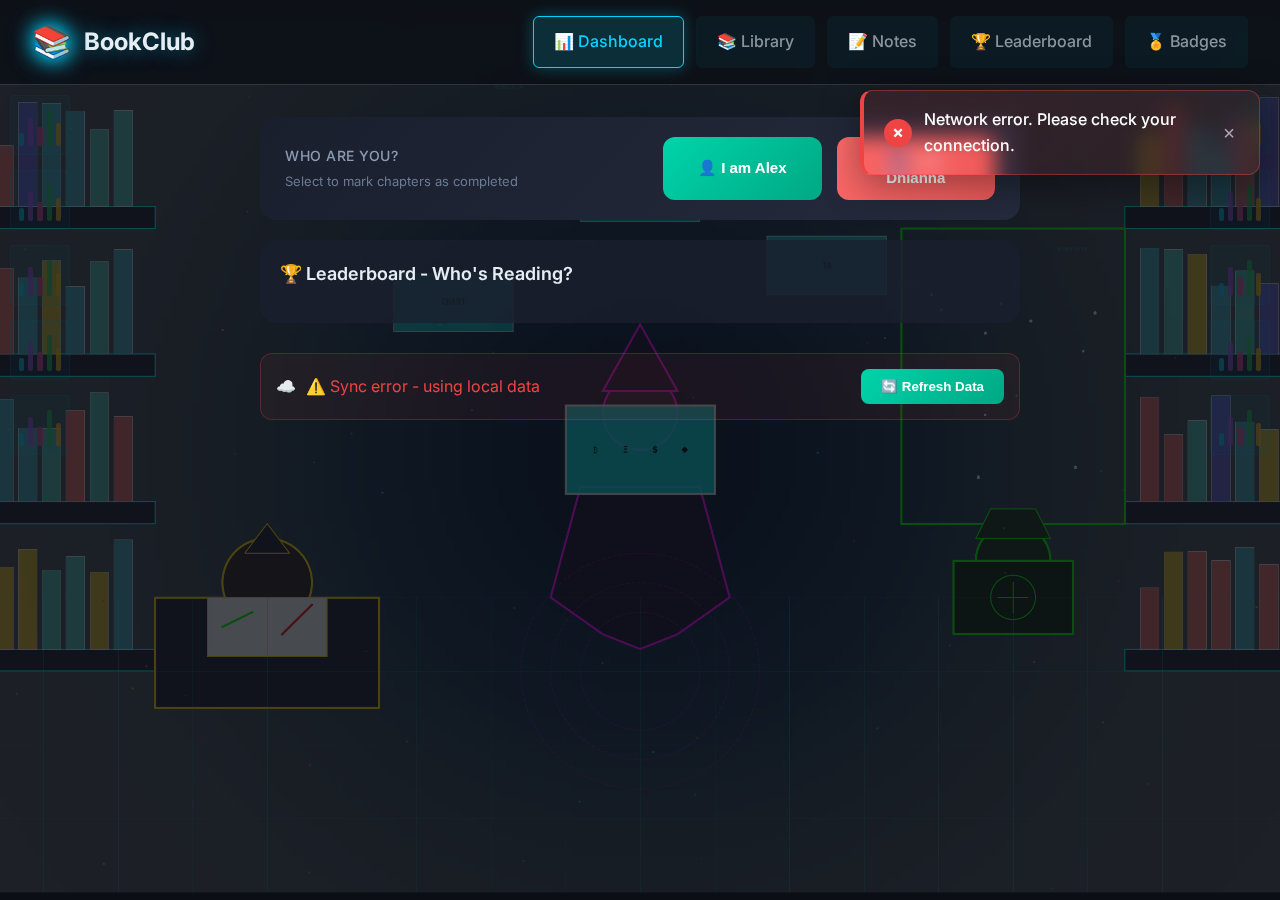
<file: index.html>
<!DOCTYPE html>
<html lang="en">
<head>
    <meta charset="UTF-8">
    <meta name="viewport" content="width=device-width, initial-scale=1.0">
    <title>BookClub | Transparent Reading</title>
    <link rel="stylesheet" href="css/style.css">
    <link rel="preconnect" href="https://fonts.googleapis.com">
    <link href="https://fonts.googleapis.com/css2?family=Inter:wght@300;400;500;600;700&display=swap" rel="stylesheet">
    <style>
        .whoami-bar {
            background: linear-gradient(135deg, #1a1f2e 0%, #252b3d 100%);
            padding: 20px;
            border-radius: 16px;
            margin-bottom: 20px;
            display: flex;
            flex-direction: column;
            gap: 15px;
        }
        .whoami-header {
            text-align: center;
        }
        .whoami-title {
            color: #8b9bb4;
            font-size: 14px;
            font-weight: 500;
            text-transform: uppercase;
            letter-spacing: 0.5px;
        }
        .whoami-subtitle {
            font-size: 13px;
            color: #6b7a94;
            margin-top: 4px;
        }
        .whoami-buttons {
            display: flex;
            flex-direction: column;
            gap: 12px;
            width: 100%;
        }
        .whoami-btn.clear {
            background: rgba(139, 155, 180, 0.2);
            color: #8b9bb4;
            font-size: 14px;
            padding: 12px 20px;
            min-height: 44px;
        }
        .whoami-btn.clear:hover {
            background: rgba(139, 155, 180, 0.3);
        }
        .whoami-btn {
            padding: 16px 24px;
            border: none;
            border-radius: 12px;
            cursor: pointer;
            font-weight: 600;
            font-size: 16px;
            transition: all 0.3s;
            min-height: 56px;
            display: flex;
            align-items: center;
            justify-content: center;
            gap: 8px;
            touch-action: manipulation;
            -webkit-tap-highlight-color: transparent;
        }
        .whoami-btn:active {
            transform: scale(0.98);
        }
        .whoami-btn.alex {
            background: linear-gradient(135deg, #00d4aa 0%, #00a884 100%);
            color: white;
        }
        .whoami-btn.alex:hover, .whoami-btn.alex.active {
            box-shadow: 0 0 20px rgba(0, 212, 170, 0.5);
            transform: translateY(-2px);
        }
        .whoami-btn.dhianna {
            background: linear-gradient(135deg, #ff6b6b 0%, #ee5a5a 100%);
            color: white;
        }
        .whoami-btn.dhianna:hover, .whoami-btn.dhianna.active {
            box-shadow: 0 0 20px rgba(255, 107, 107, 0.5);
            transform: translateY(-2px);
        }
        .leaderboard-section {
            background: rgba(26, 31, 46, 0.8);
            border-radius: 16px;
            padding: 20px;
            margin-bottom: 20px;
        }
        .leaderboard-title {
            font-size: 18px;
            font-weight: 600;
            margin-bottom: 15px;
            display: flex;
            align-items: center;
            gap: 10px;
        }
        .leaderboard-grid {
            display: grid;
            grid-template-columns: repeat(auto-fit, minmax(200px, 1fr));
            gap: 15px;
        }
        .user-card {
            background: linear-gradient(135deg, #252b3d 0%, #1e2331 100%);
            border-radius: 12px;
            padding: 15px;
            border: 1px solid rgba(255,255,255,0.1);
            transition: all 0.3s;
        }
        .user-card:hover {
            transform: translateY(-3px);
            box-shadow: 0 10px 30px rgba(0,0,0,0.3);
        }
        .user-card-header {
            display: flex;
            align-items: center;
            gap: 10px;
            margin-bottom: 10px;
        }
        .user-avatar {
            width: 40px;
            height: 40px;
            border-radius: 50%;
            display: flex;
            align-items: center;
            justify-content: center;
            font-size: 20px;
        }
        .user-card.alex .user-avatar { background: rgba(0, 212, 170, 0.2); }
        .user-card.dhianna .user-avatar { background: rgba(255, 107, 107, 0.2); }
        .user-name {
            font-weight: 600;
            font-size: 16px;
        }
        .user-stats {
            display: flex;
            gap: 15px;
            font-size: 13px;
            color: #8b9bb4;
        }
        .user-stat {
            display: flex;
            align-items: center;
            gap: 5px;
        }
        .book-progress-section {
            margin-top: 30px;
        }
        .book-card {
            background: rgba(26, 31, 46, 0.8);
            border-radius: 16px;
            padding: 20px;
            margin-bottom: 20px;
            transition: all 0.3s;
            border: 1px solid rgba(255,255,255,0.05);
        }
        .book-card:hover {
            border-color: rgba(255,255,255,0.1);
            box-shadow: 0 10px 40px rgba(0,0,0,0.2);
        }
        .book-header {
            display: flex;
            align-items: center;
            gap: 15px;
            margin-bottom: 15px;
        }
        .book-cover {
            width: 60px;
            height: 80px;
            background: linear-gradient(135deg, #667eea 0%, #764ba2 100%);
            border-radius: 8px;
            display: flex;
            align-items: center;
            justify-content: center;
            font-size: 24px;
        }
        .book-info h3 {
            margin: 0 0 5px 0;
            font-size: 18px;
        }
        .book-info p {
            margin: 0;
            color: #8b9bb4;
            font-size: 14px;
        }
        .chapters-grid {
            display: grid;
            grid-template-columns: 1fr;
            gap: 12px;
        }
        @media (min-width: 768px) {
            .chapters-grid {
                grid-template-columns: repeat(auto-fill, minmax(300px, 1fr));
                gap: 10px;
            }
        }
        .chapter-item {
            background: #252b3d;
            border-radius: 12px;
            padding: 16px;
            display: flex;
            flex-direction: column;
            gap: 12px;
            border: 1px solid transparent;
            transition: all 0.3s;
        }
        @media (min-width: 480px) {
            .chapter-item {
                flex-direction: row;
                align-items: center;
                justify-content: space-between;
                padding: 14px 16px;
            }
        }
        .chapter-item:hover {
            border-color: rgba(255,255,255,0.1);
            transform: translateX(5px);
        }
        .chapter-info {
            flex: 1;
            min-width: 0;
        }
        .chapter-number {
            font-size: 12px;
            color: #8b9bb4;
            margin-bottom: 4px;
        }
        .chapter-title {
            font-weight: 500;
            font-size: 15px;
            line-height: 1.4;
        }
        .chapter-status {
            display: flex;
            flex-direction: column;
            gap: 10px;
            align-items: flex-start;
        }
        @media (min-width: 480px) {
            .chapter-status {
                flex-direction: row;
                align-items: center;
                gap: 12px;
            }
        }
        .status-badge {
            padding: 4px 10px;
            border-radius: 20px;
            font-size: 11px;
            font-weight: 600;
        }
        .status-badge.alex {
            background: rgba(0, 212, 170, 0.2);
            color: #00d4aa;
        }
        .status-badge.dhianna {
            background: rgba(255, 107, 107, 0.2);
            color: #ff6b6b;
        }
        .status-badge.both {
            background: linear-gradient(135deg, rgba(0, 212, 170, 0.2), rgba(255, 107, 107, 0.2));
            color: #ffd700;
        }
        .status-badge.none {
            background: rgba(139, 155, 180, 0.2);
            color: #8b9bb4;
        }
        .sync-bar {
            background: rgba(0, 212, 170, 0.1);
            border: 1px solid rgba(0, 212, 170, 0.3);
            border-radius: 12px;
            padding: 15px;
            margin-top: 20px;
            display: flex;
            align-items: center;
            justify-content: space-between;
            flex-wrap: wrap;
            gap: 10px;
        }
        .sync-status {
            display: flex;
            align-items: center;
            gap: 10px;
            color: #00d4aa;
        }
        .sync-btn {
            background: linear-gradient(135deg, #00d4aa 0%, #00a884 100%);
            color: white;
            border: none;
            padding: 10px 20px;
            border-radius: 8px;
            cursor: pointer;
            font-weight: 600;
            transition: all 0.3s;
        }
        .sync-btn:hover {
            opacity: 0.9;
            transform: translateY(-2px);
            box-shadow: 0 5px 15px rgba(0, 212, 170, 0.3);
        }
        .sync-btn:active {
            transform: scale(0.95);
        }

        /* Responsive Who Am I - Mobile First */
        @media (min-width: 480px) {
            .whoami-buttons {
                flex-direction: row;
                justify-content: center;
            }
            .whoami-btn {
                flex: 1;
                max-width: 200px;
            }
        }
        @media (min-width: 768px) {
            .whoami-bar {
                flex-direction: row;
                align-items: center;
                justify-content: space-between;
                padding: 20px 25px;
            }
            .whoami-header {
                text-align: left;
            }
            .whoami-buttons {
                width: auto;
                flex-direction: row;
                gap: 15px;
            }
            .whoami-btn {
                padding: 14px 28px;
                font-size: 15px;
                min-height: 52px;
            }
        }

        /* Loading State */
        .loading-state {
            text-align: center;
            padding: 3rem;
            color: var(--text-muted);
        }
        .loading-spinner {
            display: inline-block;
            width: 40px;
            height: 40px;
            border: 3px solid rgba(255,255,255,0.1);
            border-top-color: var(--accent-primary);
            border-radius: 50%;
            animation: spin 1s linear infinite;
            margin-bottom: 1rem;
        }
        @keyframes spin {
            to { transform: rotate(360deg); }
        }
    </style>
</head>
<body>
    <!-- Background -->
    <div class="chart-bars chart-bars-left">
        <div class="chart-bar-group"><div class="chart-bar"></div><div class="chart-bar"></div><div class="chart-bar"></div><div class="chart-bar"></div><div class="chart-bar"></div></div>
        <div class="chart-bar-group"><div class="chart-bar"></div><div class="chart-bar"></div><div class="chart-bar"></div><div class="chart-bar"></div><div class="chart-bar"></div></div>
        <div class="chart-bar-group"><div class="chart-bar"></div><div class="chart-bar"></div><div class="chart-bar"></div><div class="chart-bar"></div><div class="chart-bar"></div></div>
        <div class="chart-bar-group"><div class="chart-bar"></div><div class="chart-bar"></div><div class="chart-bar"></div><div class="chart-bar"></div><div class="chart-bar"></div></div>
        <div class="chart-bar-group"><div class="chart-bar"></div><div class="chart-bar"></div><div class="chart-bar"></div><div class="chart-bar"></div><div class="chart-bar"></div></div>
        <div class="chart-bar-group"><div class="chart-bar"></div><div class="chart-bar"></div><div class="chart-bar"></div><div class="chart-bar"></div><div class="chart-bar"></div></div>
    </div>
    <div class="chart-bars chart-bars-right">
        <div class="chart-bar-group"><div class="chart-bar"></div><div class="chart-bar"></div><div class="chart-bar"></div><div class="chart-bar"></div><div class="chart-bar"></div></div>
        <div class="chart-bar-group"><div class="chart-bar"></div><div class="chart-bar"></div><div class="chart-bar"></div><div class="chart-bar"></div><div class="chart-bar"></div></div>
        <div class="chart-bar-group"><div class="chart-bar"></div><div class="chart-bar"></div><div class="chart-bar"></div><div class="chart-bar"></div><div class="chart-bar"></div></div>
        <div class="chart-bar-group"><div class="chart-bar"></div><div class="chart-bar"></div><div class="chart-bar"></div><div class="chart-bar"></div><div class="chart-bar"></div></div>
        <div class="chart-bar-group"><div class="chart-bar"></div><div class="chart-bar"></div><div class="chart-bar"></div><div class="chart-bar"></div><div class="chart-bar"></div></div>
        <div class="chart-bar-group"><div class="chart-bar"></div><div class="chart-bar"></div><div class="chart-bar"></div><div class="chart-bar"></div><div class="chart-bar"></div></div>
    </div>

    <!-- Nav -->
    <nav class="navbar">
        <div class="nav-container">
            <a href="index.html" class="nav-logo">
                <span>📚</span>
                <span>BookClub</span>
            </a>
            <button class="nav-toggle" id="navToggle">☰</button>
            <ul class="nav-menu" id="navMenu">
                <li><a href="index.html" class="nav-link active">📊 Dashboard</a></li>
                <li><a href="library.html" class="nav-link">📚 Library</a></li>
                <li><a href="notes.html" class="nav-link">📝 Notes</a></li>
                <li><a href="leaderboard.html" class="nav-link">🏆 Leaderboard</a></li>
                <li><a href="badges.html" class="nav-link">🏅 Badges</a></li>
            </ul>
        </div>
    </nav>

    <main class="main-content">
        <!-- Who Am I Bar -->
        <div class="whoami-bar" id="whoami-bar">
            <div class="whoami-header">
                <div class="whoami-title">Who are you?</div>
                <div class="whoami-subtitle">Select to mark chapters as completed</div>
            </div>
            <div class="whoami-buttons">
                <button class="whoami-btn alex" id="btn-alex" onclick="setWhoAmI('Alex')">👤 I am Alex</button>
                <button class="whoami-btn dhianna" id="btn-dhianna" onclick="setWhoAmI('Dhianna')">👤 I am Dhianna</button>
                <button class="whoami-btn clear" id="btn-clear" onclick="clearWhoAmI()" style="display: none;">✕ Clear Selection</button>
            </div>
        </div>

        <!-- Leaderboard Section -->
        <div class="leaderboard-section animate-on-load">
            <div class="leaderboard-title">🏆 Leaderboard - Who's Reading?</div>
            <div class="leaderboard-grid" id="leaderboard">
                <!-- Populated by JS -->
            </div>
        </div>

        <!-- Books Progress -->
        <div class="book-progress-section" id="books-section">
            <!-- Populated by JS -->
        </div>

        <!-- Sync Bar -->
        <div class="sync-bar">
            <div class="sync-status">
                <span>☁️</span>
                <span id="sync-text">Cloud sync active</span>
            </div>
            <button class="sync-btn" onclick="syncAll()">🔄 Refresh Data</button>
        </div>
    </main>

    <!-- Scripts -->
    <script src="js/config.js"></script>
    <script src="js/ui-utils.js"></script>
    <script src="js/sync.js"></script>
    <script>
        // Use global config
        const API_URL = window.BOOKCLUB_CONFIG.API_URL;
        let currentUser = null;
        let currentUserId = null;
        let usersData = {};
        let booksData = [];
        
        function setWhoAmI(name) {
            currentUser = name;
            currentUserId = name === 'Alex' ? 'acro16hunna' : 'Dhianna369';
            BookClubUI.saveSession(name, currentUserId);
            BookClubUI.showSuccess(`Welcome, ${name}! ✓`);
            updateWhoAmIUI();
            renderBooks();
        }

        function clearWhoAmI() {
            currentUser = null;
            currentUserId = null;
            BookClubUI.clearSession();
            updateWhoAmIUI();
            renderBooks();
            BookClubUI.updateSyncStatus('Selection cleared - simulating new device', 'offline');
        }

        function updateWhoAmIUI() {
            document.querySelectorAll('.whoami-btn').forEach(btn => btn.classList.remove('active'));
            document.getElementById('btn-clear').style.display = currentUser ? 'block' : 'none';
            
            if (currentUser === 'Alex') {
                document.getElementById('btn-alex').classList.add('active');
            } else if (currentUser === 'Dhianna') {
                document.getElementById('btn-dhianna').classList.add('active');
            }
        }
        
        function initSession() {
            const session = BookClubUI.getStoredSession();
            if (session) {
                currentUser = session.userName;
                currentUserId = session.userId;
                showLoggedInBar();
                return;
            }
            
            // Legacy fallback
            const legacyUser = localStorage.getItem('bookclub_whoami');
            if (legacyUser) {
                currentUser = legacyUser;
                currentUserId = legacyUser === 'Alex' ? 'acro16hunna' : 'Dhianna369';
                BookClubUI.saveSession(currentUser, currentUserId);
                showLoggedInBar();
                return;
            }
            
            updateWhoAmIUI();
        }

        function showLoggedInBar() {
            const container = document.querySelector('.whoami-bar');
            const userColor = currentUser === 'Alex' ? '#00d4aa' : '#ff6b6b';
            const isLegacy = !BookClubUI.getStoredSession() && localStorage.getItem('bookclub_whoami');
            
            container.innerHTML = `
                <div style="display: flex; align-items: center; gap: 15px; flex: 1;">
                    <div style="font-size: 24px;">${currentUser === 'Alex' ? '👨' : '👩'}</div>
                    <div>
                        <div style="font-weight: 600; color: ${userColor};">
                            Logged in as ${currentUser} ✓
                        </div>
                        <div style="font-size: 12px; color: #6b7a94;">
                            ${isLegacy ? 'Session restored from legacy data' : 'Session active'}
                        </div>
                    </div>
                </div>
                <button class="whoami-btn clear" onclick="switchUser()" style="padding: 10px 20px; font-size: 13px;">
                    🔄 Switch User
                </button>
            `;
        }
        
        function switchUser() {
            clearWhoAmI();
            document.querySelector('.whoami-buttons').style.display = 'flex';
        }

        async function loadData() {
            BookClubUI.updateSyncStatus('Loading...', 'syncing');
            
            try {
                // Load books
                const booksRes = await fetch(`${API_URL}/books`);
                if (!booksRes.ok) throw new Error(`HTTP ${booksRes.status}`);
                booksData = await booksRes.json();

                // Load detailed user data
                const [alexData, dhiannaData] = await Promise.allSettled([
                    fetch(`${API_URL}/user/acro16hunna`).then(r => r.json()),
                    fetch(`${API_URL}/user/Dhianna369`).then(r => r.json())
                ]);

                usersData = {};
                if (alexData.status === 'fulfilled' && alexData.value) {
                    usersData['acro16hunna'] = alexData.value;
                }
                if (dhiannaData.status === 'fulfilled' && dhiannaData.value) {
                    usersData['Dhianna369'] = dhiannaData.value;
                }

                renderLeaderboard();
                renderBooks();
                
                BookClubUI.updateSyncStatus('Cloud sync active - ' + new Date().toLocaleTimeString(), 'online');
                BookClubUI.animateProgressBars();
            } catch (e) {
                console.error('Error loading data:', e);
                BookClubUI.handleApiError(e, 'loadData');
                BookClubUI.updateSyncStatus('Sync error - using local data', 'error');
            }
        }

        function getCompletedChaptersCount(discordId) {
            const userData = usersData[discordId];
            const apiCount = userData?.chapters_completed || 0;
            
            const userKey = discordId === 'acro16hunna' ? 'alex' : 'dhianna';
            const allProgress = JSON.parse(localStorage.getItem('bookclub_progress') || '{}');
            const userProgress = allProgress[userKey] || {};
            
            const localCompleted = Object.keys(userProgress).filter(chId => {
                const data = userProgress[chId];
                if (data === true) return true;
                if (typeof data === 'object' && data.completed === true) return true;
                return false;
            });
            
            return Math.max(apiCount, localCompleted.length);
        }

        function renderLeaderboard() {
            const container = document.getElementById('leaderboard');
            container.innerHTML = '';

            const users = Object.values(usersData).map(user => ({
                ...user,
                chapters_completed: getCompletedChaptersCount(user.discord_id)
            })).sort((a, b) => b.chapters_completed - a.chapters_completed);

            users.forEach((user, index) => {
                const isAlex = user.discord_id === 'acro16hunna';
                const card = document.createElement('div');
                card.className = `user-card ${isAlex ? 'alex' : 'dhianna'}`;
                card.innerHTML = `
                    <div class="user-card-header">
                        <div class="user-avatar">${isAlex ? '👨' : '👩'}</div>
                        <div>
                            <div class="user-name">${user.name}</div>
                            <div style="font-size: 11px; color: #8b9bb4;">Rank #${index + 1}</div>
                        </div>
                    </div>
                    <div class="user-stats">
                        <div class="user-stat">📖 ${user.chapters_completed} chapters</div>
                        <div class="user-stat">🔥 ${user.current_streak || 0} streak</div>
                    </div>
                `;
                container.appendChild(card);
            });
        }

        function isChapterCompletedForUser(discordId, chapterId) {
            const userKey = discordId === 'acro16hunna' ? 'alex' : 'dhianna';
            
            const userData = usersData[discordId];
            if (userData?.progress?.[chapterId]?.completed === 1 || userData?.progress?.[chapterId]?.completed === true) {
                return true;
            }
            
            const allProgress = JSON.parse(localStorage.getItem('bookclub_progress') || '{}');
            const userProgress = allProgress[userKey];
            if (userProgress?.[chapterId]) {
                const data = userProgress[chapterId];
                if (data === true) return true;
                if (typeof data === 'object' && data.completed === true) return true;
            }
            
            const quizResults = JSON.parse(localStorage.getItem('bookclub_quiz_results') || '[]');
            const quizCompleted = quizResults.find(r => r.chapterId == chapterId && r.userId == discordId);
            if (quizCompleted) return true;
            
            return false;
        }
        
        function getQuizScore(discordId, chapterId) {
            const quizResults = JSON.parse(localStorage.getItem('bookclub_quiz_results') || '[]');
            const result = quizResults.find(r => r.chapterId == chapterId && r.userId == discordId);
            if (result) {
                return `${result.score}/${result.total || 10}`;
            }
            return null;
        }

        function renderBooks() {
            const container = document.getElementById('books-section');
            container.innerHTML = '';

            booksData.forEach((book, bookIndex) => {
                const bookCard = document.createElement('div');
                bookCard.className = 'book-card animate-on-load';
                bookCard.style.animationDelay = `${bookIndex * 100}ms`;
                
                let chaptersHTML = '';
                book.chapters.forEach((chapter, chIndex) => {
                    const alexCompleted = isChapterCompletedForUser('acro16hunna', chapter.id);
                    const dhiannaCompleted = isChapterCompletedForUser('Dhianna369', chapter.id);
                    
                    const alexScore = alexCompleted ? getQuizScore('acro16hunna', chapter.id) : null;
                    const dhiannaScore = dhiannaCompleted ? getQuizScore('Dhianna369', chapter.id) : null;
                    
                    let statusHTML = '';
                    if (alexCompleted && dhiannaCompleted) {
                        const scoreText = (alexScore || dhiannaScore) ? ` (${alexScore || ''}${alexScore && dhiannaScore ? ' • ' : ''}${dhiannaScore || ''})` : '';
                        statusHTML = `<span class="status-badge both">✓ Both${scoreText}</span>`;
                    } else if (alexCompleted) {
                        statusHTML = `<span class="status-badge alex">✓ Alex${alexScore ? ' ' + alexScore : ''}</span>`;
                    } else if (dhiannaCompleted) {
                        statusHTML = `<span class="status-badge dhianna">✓ Dhianna${dhiannaScore ? ' ' + dhiannaScore : ''}</span>`;
                    } else {
                        statusHTML = `<span class="status-badge none">○ Not completed</span>`;
                    }

                    chaptersHTML += `
                        <div class="chapter-item" style="animation-delay: ${chIndex * 50}ms">
                            <div class="chapter-info">
                                <div class="chapter-number">Chapter ${chapter.number}</div>
                                <div class="chapter-title">${chapter.title}</div>
                            </div>
                            <div class="chapter-status">
                                ${statusHTML}
                            </div>
                        </div>
                    `;
                });

                bookCard.innerHTML = `
                    <div class="book-header">
                        <div class="book-cover">📚</div>
                        <div class="book-info">
                            <h3>${book.title}</h3>
                            <p>by ${book.author}</p>
                        </div>
                    </div>
                    <div class="chapters-grid">
                        ${chaptersHTML}
                    </div>
                `;
                
                container.appendChild(bookCard);
            });
        }

        async function syncAll() {
            const btn = document.querySelector('.sync-btn');
            BookClubUI.setButtonLoading(btn, 'Syncing...');
            
            await loadData();
            
            BookClubUI.restoreButton(btn);
            BookClubUI.showSuccess('Data refreshed!');
        }

        // Mobile Navigation
        document.getElementById('navToggle')?.addEventListener('click', function() {
            document.getElementById('navMenu').classList.toggle('active');
        });
        
        document.querySelectorAll('.nav-link').forEach(link => {
            link.addEventListener('click', () => {
                document.getElementById('navMenu').classList.remove('active');
            });
        });

        // Init
        initSession();
        loadData();
        BookClubUI.animateOnLoad();
        
        // Auto-refresh every 30 seconds
        setInterval(loadData, 30000);
    </script>
</body>
</html>
</file>
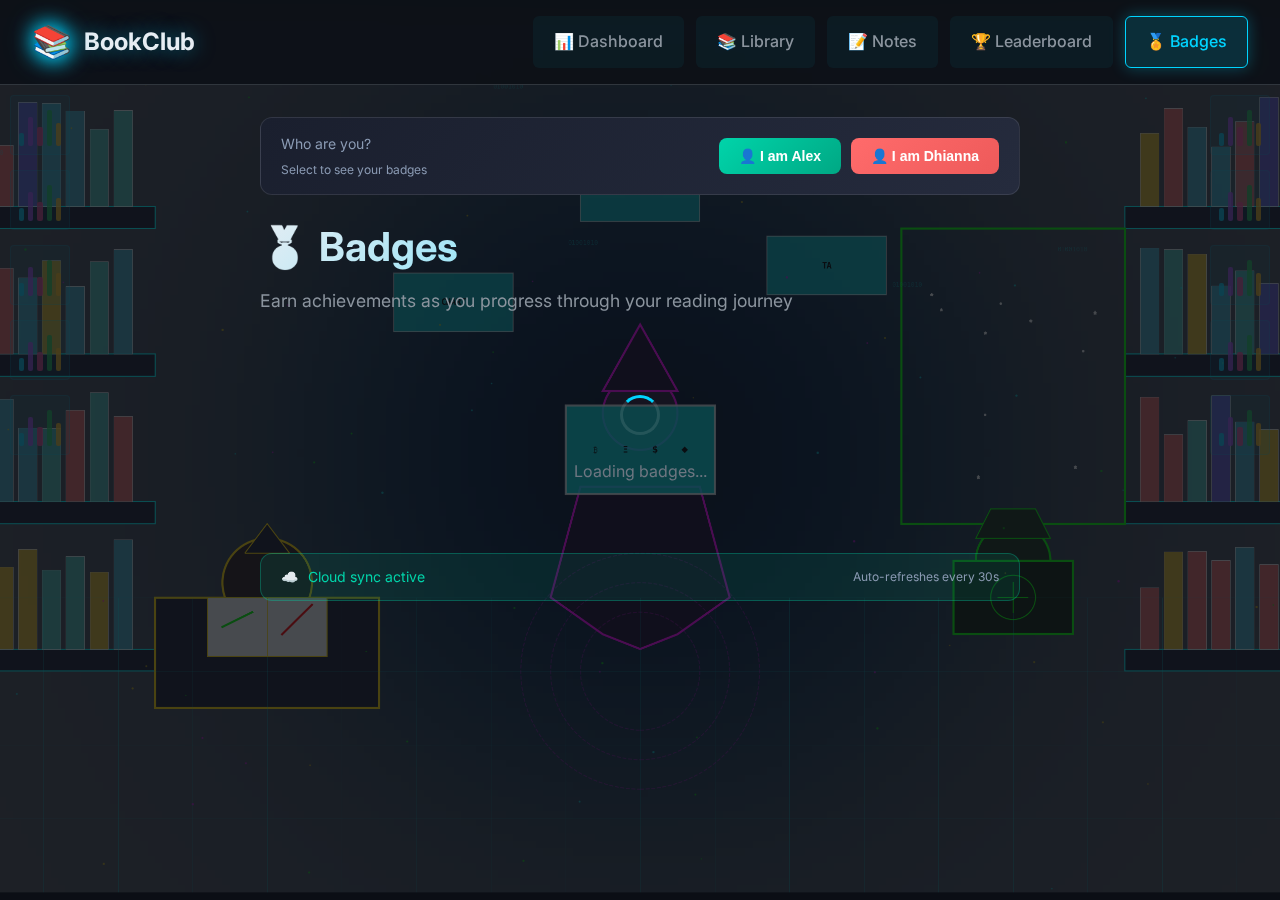
<file: badges.html>
<!DOCTYPE html>
<html lang="en">
<head>
    <meta charset="UTF-8">
    <meta name="viewport" content="width=device-width, initial-scale=1.0">
    <title>Badges | BookClub Transparent</title>
    <link rel="stylesheet" href="css/style.css">
    <link rel="preconnect" href="https://fonts.googleapis.com">
    <link rel="preconnect" href="https://fonts.gstatic.com" crossorigin>
    <link href="https://fonts.googleapis.com/css2?family=Inter:wght@300;400;500;600;700&display=swap" rel="stylesheet">
    <style>
        /* Who Am I Bar */
        .whoami-bar {
            background: linear-gradient(135deg, #1a1f2e 0%, #252b3d 100%);
            padding: 15px 20px;
            border-radius: 12px;
            margin-bottom: 20px;
            display: flex;
            align-items: center;
            justify-content: space-between;
            flex-wrap: wrap;
            gap: 15px;
            border: 1px solid rgba(255,255,255,0.1);
        }
        .whoami-title {
            color: #8b9bb4;
            font-size: 14px;
        }
        .whoami-buttons {
            display: flex;
            gap: 10px;
        }
        .whoami-btn {
            padding: 10px 20px;
            border: none;
            border-radius: 8px;
            cursor: pointer;
            font-weight: 600;
            transition: all 0.3s;
            font-size: 14px;
        }
        .whoami-btn.alex {
            background: linear-gradient(135deg, #00d4aa 0%, #00a884 100%);
            color: white;
        }
        .whoami-btn.alex:hover, .whoami-btn.alex.active {
            box-shadow: 0 0 20px rgba(0, 212, 170, 0.5);
            transform: translateY(-2px);
        }
        .whoami-btn.dhianna {
            background: linear-gradient(135deg, #ff6b6b 0%, #ee5a5a 100%);
            color: white;
        }
        .whoami-btn.dhianna:hover, .whoami-btn.dhianna.active {
            box-shadow: 0 0 20px rgba(255, 107, 107, 0.5);
            transform: translateY(-2px);
        }

        /* Sync Bar */
        .sync-bar {
            background: rgba(0, 212, 170, 0.1);
            border: 1px solid rgba(0, 212, 170, 0.3);
            border-radius: 12px;
            padding: 12px 20px;
            margin-top: 20px;
            display: flex;
            align-items: center;
            justify-content: space-between;
            flex-wrap: wrap;
            gap: 10px;
        }
        .sync-status {
            display: flex;
            align-items: center;
            gap: 10px;
            color: #00d4aa;
            font-size: 14px;
        }

        /* Loading State */
        .loading-state {
            text-align: center;
            padding: 3rem;
            color: var(--text-muted);
        }
        .loading-spinner {
            display: inline-block;
            width: 40px;
            height: 40px;
            border: 3px solid rgba(255,255,255,0.1);
            border-top-color: var(--accent-primary);
            border-radius: 50%;
            animation: spin 1s linear infinite;
            margin-bottom: 1rem;
        }
        @keyframes spin {
            to { transform: rotate(360deg); }
        }
    </style>
</head>
<body>
    <!-- Chart Bars -->
    <div class="chart-bars chart-bars-left">
        <div class="chart-bar-group"><div class="chart-bar"></div><div class="chart-bar"></div><div class="chart-bar"></div><div class="chart-bar"></div><div class="chart-bar"></div></div>
        <div class="chart-bar-group"><div class="chart-bar"></div><div class="chart-bar"></div><div class="chart-bar"></div><div class="chart-bar"></div><div class="chart-bar"></div></div>
        <div class="chart-bar-group"><div class="chart-bar"></div><div class="chart-bar"></div><div class="chart-bar"></div><div class="chart-bar"></div><div class="chart-bar"></div></div>
        <div class="chart-bar-group"><div class="chart-bar"></div><div class="chart-bar"></div><div class="chart-bar"></div><div class="chart-bar"></div><div class="chart-bar"></div></div>
        <div class="chart-bar-group"><div class="chart-bar"></div><div class="chart-bar"></div><div class="chart-bar"></div><div class="chart-bar"></div><div class="chart-bar"></div></div>
        <div class="chart-bar-group"><div class="chart-bar"></div><div class="chart-bar"></div><div class="chart-bar"></div><div class="chart-bar"></div><div class="chart-bar"></div></div>
    </div>
    <div class="chart-bars chart-bars-right">
        <div class="chart-bar-group"><div class="chart-bar"></div><div class="chart-bar"></div><div class="chart-bar"></div><div class="chart-bar"></div><div class="chart-bar"></div></div>
        <div class="chart-bar-group"><div class="chart-bar"></div><div class="chart-bar"></div><div class="chart-bar"></div><div class="chart-bar"></div><div class="chart-bar"></div></div>
        <div class="chart-bar-group"><div class="chart-bar"></div><div class="chart-bar"></div><div class="chart-bar"></div><div class="chart-bar"></div><div class="chart-bar"></div></div>
        <div class="chart-bar-group"><div class="chart-bar"></div><div class="chart-bar"></div><div class="chart-bar"></div><div class="chart-bar"></div><div class="chart-bar"></div></div>
        <div class="chart-bar-group"><div class="chart-bar"></div><div class="chart-bar"></div><div class="chart-bar"></div><div class="chart-bar"></div><div class="chart-bar"></div></div>
        <div class="chart-bar-group"><div class="chart-bar"></div><div class="chart-bar"></div><div class="chart-bar"></div><div class="chart-bar"></div><div class="chart-bar"></div></div>
    </div>

    <nav class="navbar">
        <div class="nav-container">
            <a href="index.html" class="nav-logo">
                <span>📚</span>
                <span>BookClub</span>
            </a>
            <button class="nav-toggle" id="navToggle">☰</button>
            <ul class="nav-menu" id="navMenu">
                <li><a href="index.html" class="nav-link">📊 Dashboard</a></li>
                <li><a href="library.html" class="nav-link">📚 Library</a></li>
                <li><a href="notes.html" class="nav-link">📝 Notes</a></li>
                <li><a href="leaderboard.html" class="nav-link">🏆 Leaderboard</a></li>
                <li><a href="badges.html" class="nav-link active">🏅 Badges</a></li>
            </ul>
        </div>
    </nav>

    <main class="main-content">
        <!-- Who Am I Bar -->
        <div class="whoami-bar">
            <div>
                <div class="whoami-title">Who are you?</div>
                <div style="font-size: 12px; color: #8b9bb4; margin-top: 5px;">Select to see your badges</div>
            </div>
            <div class="whoami-buttons">
                <button class="whoami-btn alex" id="btn-alex" onclick="setWhoAmI('Alex')">👤 I am Alex</button>
                <button class="whoami-btn dhianna" id="btn-dhianna" onclick="setWhoAmI('Dhianna')">👤 I am Dhianna</button>
            </div>
        </div>

        <header class="page-header">
            <h1>🏅 Badges</h1>
            <p class="subtitle">Earn achievements as you progress through your reading journey</p>
        </header>

        <div id="loading-state" class="loading-state">
            <div class="loading-spinner"></div>
            <p>Loading badges...</p>
        </div>

        <!-- Badges Grid -->
        <div class="badges-grid" id="badges-grid" style="display: none;">
            <!-- Populated by JS -->
        </div>

        <!-- Your Progress -->
        <div class="your-progress" id="your-progress" style="display: none;">
            <h2>Your Progress</h2>
            <div class="progress-summary">
                <div class="progress-circle">
                    <span class="progress-number" id="progress-earned">0</span>
                    <span class="progress-total">/ <span id="progress-total">0</span></span>
                </div>
                <p id="progress-message">Select a user to see your progress</p>
            </div>
        </div>

        <!-- Sync Bar -->
        <div class="sync-bar">
            <div class="sync-status">
                <span>☁️</span>
                <span>Cloud sync active</span>
            </div>
            <span style="font-size: 12px; color: #8b9bb4;">Auto-refreshes every 30s</span>
        </div>
    </main>

    <footer class="footer">
        <p>© 2026 Trading Book Club. Level up your trading knowledge.</p>
    </footer>

    <script src="js/config.js"></script>
    <script src="js/ui-utils.js"></script>
    <script src="js/data.js"></script>
    <script>
        // Using API_URL from config.js
        let currentUser = null;
        let currentUserId = null;
        let usersData = {};
        
        // Session persistence constants
        const SESSION_DURATION_DAYS = 7;
        const SESSION_KEY = 'bookclub_session';
        
        function getStoredSession() {
            try {
                const session = localStorage.getItem(SESSION_KEY);
                if (!session) return null;
                
                const data = JSON.parse(session);
                const now = Date.now();
                const sessionAge = now - data.timestamp;
                const maxAge = SESSION_DURATION_DAYS * 24 * 60 * 60 * 1000;
                
                if (sessionAge > maxAge) {
                    localStorage.removeItem(SESSION_KEY);
                    return null;
                }
                return data;
            } catch (e) {
                return null;
            }
        }
        
        function saveSession(userName, userId) {
            const session = {
                userName: userName,
                userId: userId,
                timestamp: Date.now()
            };
            localStorage.setItem(SESSION_KEY, JSON.stringify(session));
            localStorage.setItem('bookclub_whoami', userName);
        }
        
        function clearSession() {
            localStorage.removeItem(SESSION_KEY);
            localStorage.removeItem('bookclub_whoami');
        }

        function setWhoAmI(name) {
            currentUser = name;
            currentUserId = name === 'Alex' ? 'acro16hunna' : 'Dhianna369';
            saveSession(name, currentUserId);
            showLoggedInBar();
            loadData();
        }

        function clearWhoAmI() {
            currentUser = null;
            currentUserId = null;
            clearSession();
            showSelectionUI();
            loadData();
        }
        
        function switchUser() {
            clearWhoAmI();
        }

        function updateWhoAmIUI() {
            document.querySelectorAll('.whoami-btn').forEach(btn => btn.classList.remove('active'));
            if (currentUser === 'Alex') {
                document.getElementById('btn-alex')?.classList.add('active');
            } else if (currentUser === 'Dhianna') {
                document.getElementById('btn-dhianna')?.classList.add('active');
            }
        }
        
        function showLoggedInBar() {
            const container = document.querySelector('.whoami-bar');
            const userColor = currentUser === 'Alex' ? '#00d4aa' : '#ff6b6b';
            const isLegacy = !getStoredSession() && localStorage.getItem('bookclub_whoami');
            
            container.innerHTML = `
                <div style="display: flex; align-items: center; gap: 15px; flex: 1;">
                    <div style="font-size: 24px;">${currentUser === 'Alex' ? '👨' : '👩'}</div>
                    <div>
                        <div style="font-weight: 600; color: ${userColor};">
                            Logged in as ${currentUser} ✓
                        </div>
                        <div style="font-size: 12px; color: #6b7a94;">
                            ${isLegacy ? 'Session restored from legacy data' : 'Session active'}
                        </div>
                    </div>
                </div>
                <button class="whoami-btn clear" onclick="switchUser()" style="padding: 10px 20px; font-size: 13px; background: rgba(139, 155, 180, 0.2); color: #8b9bb4; border: none; border-radius: 8px; cursor: pointer; font-weight: 600;">
                    🔄 Switch User
                </button>
            `;
        }
        
        function showSelectionUI() {
            const container = document.querySelector('.whoami-bar');
            container.innerHTML = `
                <div>
                    <div class="whoami-title">Who are you?</div>
                    <div style="font-size: 12px; color: #8b9bb4; margin-top: 5px;">Select to see your badges</div>
                </div>
                <div class="whoami-buttons">
                    <button class="whoami-btn alex" id="btn-alex" onclick="setWhoAmI('Alex')">👤 I am Alex</button>
                    <button class="whoami-btn dhianna" id="btn-dhianna" onclick="setWhoAmI('Dhianna')">👤 I am Dhianna</button>
                </div>
            `;
        }
        
        function initSession() {
            // Check for new session format first
            const session = getStoredSession();
            if (session) {
                currentUser = session.userName;
                currentUserId = session.userId;
                showLoggedInBar();
                return;
            }
            
            // Legacy fallback
            const legacyUser = localStorage.getItem('bookclub_whoami');
            if (legacyUser) {
                currentUser = legacyUser;
                currentUserId = legacyUser === 'Alex' ? 'acro16hunna' : 'Dhianna369';
                // Migrate to new format
                saveSession(currentUser, currentUserId);
                showLoggedInBar();
                return;
            }
            
            // No session - show selection UI (default state)
            showSelectionUI();
        }

        async function loadData() {
            try {
                const response = await fetch(`${API_URL}/users`);
                const users = await response.json();
                
                users.forEach(user => {
                    usersData[user.discord_id] = user;
                });

                loadBadges();
                loadProgress();

                document.getElementById('loading-state').style.display = 'none';
                document.getElementById('badges-grid').style.display = 'grid';
                document.getElementById('your-progress').style.display = 'block';
            } catch (e) {
                console.error('Error loading data:', e);
            }
        }

        function loadBadges() {
            const container = document.getElementById('badges-grid');
            
            const user = currentUser === 'Alex' ? usersData['acro16hunna'] : 
                        currentUser === 'Dhianna' ? usersData['Dhianna369'] : null;
            
            const userBadges = user?.badges || [];
            
            container.innerHTML = BOOKCLUB_DATA.badges.map(badge => {
                const hasBadge = userBadges.includes(badge.id);
                
                return `
                    <div class="badge-card ${hasBadge ? 'earned' : 'locked'}">
                        <div class="badge-icon">
                            <span class="emoji">${badge.emoji}</span>
                            ${hasBadge ? '<span class="earned-check">✓</span>' : ''}
                        </div>                        
                        <div class="badge-info">
                            <h3>${badge.name}</h3>
                            <p>${badge.description}</p>
                            ${!hasBadge ? `
                                <div class="progress-section">
                                    <div class="progress-bar small">
                                        <div class="progress-fill" style="width: 0%"></div>
                                    </div>
                                    <span class="progress-text">Target: ${badge.target}</span>
                                </div>
                            ` : '<span class="earned-date">✓ Earned</span>'}
                        </div>
                    </div>
                `;
            }).join('');
        }

        function loadProgress() {
            const user = currentUser === 'Alex' ? usersData['acro16hunna'] : 
                        currentUser === 'Dhianna' ? usersData['Dhianna369'] : null;
            
            const earnedEl = document.getElementById('progress-earned');
            const totalEl = document.getElementById('progress-total');
            const messageEl = document.getElementById('progress-message');
            
            const totalBadges = BOOKCLUB_DATA.badges.length;
            totalEl.textContent = totalBadges;
            
            if (!user) {
                earnedEl.textContent = '0';
                messageEl.textContent = 'Select a user to see your progress';
                return;
            }
            
            const earnedCount = (user.badges || []).length;
            earnedEl.textContent = earnedCount;
            messageEl.textContent = `You've earned ${earnedCount} out of ${totalBadges} badges. Keep reading!`;
        }

        // Mobile Navigation
        document.getElementById('navToggle')?.addEventListener('click', function() {
            document.getElementById('navMenu').classList.toggle('active');
        });
        
        document.querySelectorAll('.nav-link').forEach(link => {
            link.addEventListener('click', () => {
                document.getElementById('navMenu').classList.remove('active');
            });
        });

        // Init
        initSession();
        loadData();
        
        // Auto-refresh every 30 seconds
        setInterval(loadData, 30000);
    </script>
</body>
</html>
</file>
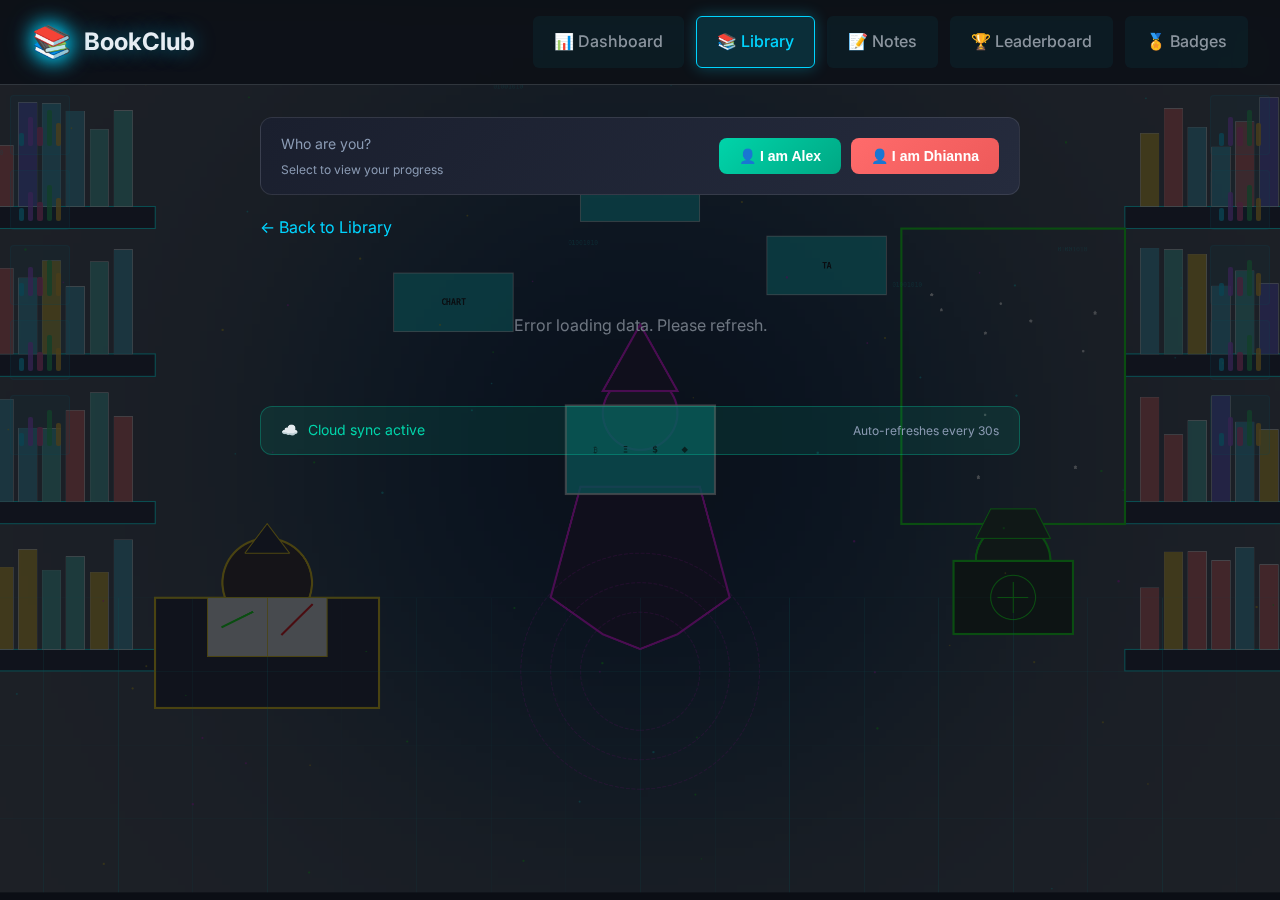
<file: book.html>
<!DOCTYPE html>
<html lang="en">
<head>
    <meta charset="UTF-8">
    <meta name="viewport" content="width=device-width, initial-scale=1.0">
    <title>Book | BookClub Transparent</title>
    <link rel="stylesheet" href="css/style.css">
    <link rel="preconnect" href="https://fonts.googleapis.com">
    <link rel="preconnect" href="https://fonts.gstatic.com" crossorigin>
    <link href="https://fonts.googleapis.com/css2?family=Inter:wght@300;400;500;600;700&display=swap" rel="stylesheet">
    <style>
        /* Who Am I Bar */
        .whoami-bar {
            background: linear-gradient(135deg, #1a1f2e 0%, #252b3d 100%);
            padding: 15px 20px;
            border-radius: 12px;
            margin-bottom: 20px;
            display: flex;
            align-items: center;
            justify-content: space-between;
            flex-wrap: wrap;
            gap: 15px;
            border: 1px solid rgba(255,255,255,0.1);
        }
        .whoami-title {
            color: #8b9bb4;
            font-size: 14px;
        }
        .whoami-buttons {
            display: flex;
            gap: 10px;
        }
        .whoami-btn {
            padding: 10px 20px;
            border: none;
            border-radius: 8px;
            cursor: pointer;
            font-weight: 600;
            transition: all 0.3s;
            font-size: 14px;
        }
        .whoami-btn.alex {
            background: linear-gradient(135deg, #00d4aa 0%, #00a884 100%);
            color: white;
        }
        .whoami-btn.alex:hover, .whoami-btn.alex.active {
            box-shadow: 0 0 20px rgba(0, 212, 170, 0.5);
            transform: translateY(-2px);
        }
        .whoami-btn.dhianna {
            background: linear-gradient(135deg, #ff6b6b 0%, #ee5a5a 100%);
            color: white;
        }
        .whoami-btn.dhianna:hover, .whoami-btn.dhianna.active {
            box-shadow: 0 0 20px rgba(255, 107, 107, 0.5);
            transform: translateY(-2px);
        }

        /* Book Detail Header */
        .book-detail-header {
            display: grid;
            grid-template-columns: 200px 1fr;
            gap: 2rem;
            margin-bottom: 2rem;
            background: linear-gradient(135deg, rgba(255, 107, 53, 0.08), rgba(0, 212, 255, 0.05));
            border: 1px solid rgba(255, 107, 53, 0.2);
            border-radius: 16px;
            padding: 1.5rem;
        }

        .book-cover-image {
            width: 100%;
            border-radius: 12px;
            box-shadow: 0 15px 45px rgba(0, 0, 0, 0.4);
        }

        .book-detail-info h1 {
            font-size: 1.8rem;
            margin-bottom: 0.5rem;
        }

        .book-author-large {
            color: #ff8c42;
            font-size: 1.1rem;
            margin-bottom: 1rem;
        }

        .book-full-description {
            color: var(--text-secondary);
            line-height: 1.6;
            margin-bottom: 1.5rem;
        }

        /* Dual Progress */
        .dual-progress-section {
            background: rgba(26, 31, 46, 0.8);
            border-radius: 12px;
            padding: 15px;
            margin-bottom: 1.5rem;
        }
        .dual-progress-title {
            font-size: 14px;
            color: #8b9bb4;
            margin-bottom: 10px;
        }
        .dual-progress-row {
            display: flex;
            align-items: center;
            gap: 10px;
            margin-bottom: 8px;
        }
        .dual-progress-label {
            font-size: 12px;
            min-width: 70px;
        }
        .dual-progress-bar {
            flex: 1;
            height: 8px;
            background: rgba(255,255,255,0.1);
            border-radius: 4px;
            overflow: hidden;
        }
        .dual-progress-fill {
            height: 100%;
            border-radius: 4px;
            transition: width 0.5s ease;
        }
        .dual-progress-fill.alex {
            background: linear-gradient(90deg, #00d4aa, #00a884);
        }
        .dual-progress-fill.dhianna {
            background: linear-gradient(90deg, #ff6b6b, #ee5a5a);
        }
        .dual-progress-value {
            font-size: 12px;
            color: #8b9bb4;
            min-width: 40px;
            text-align: right;
        }

        /* Chapter Items with Dual Status */
        .chapters-card {
            background: var(--bg-card);
            border: 1px solid var(--border-color);
            border-radius: 16px;
            overflow: hidden;
        }
        .chapters-card-header {
            background: rgba(0, 212, 255, 0.05);
            padding: 1.25rem 1.5rem;
            border-bottom: 1px solid var(--border-color);
        }
        .chapters-list-container {
            padding: 1rem;
        }

        .chapter-item {
            display: flex;
            align-items: center;
            gap: 12px;
            padding: 1rem;
            margin-bottom: 0.5rem;
            background: var(--bg-tertiary);
            border: 1px solid var(--border-color);
            border-radius: 12px;
            transition: all 0.3s;
        }
        .chapter-item:hover {
            border-color: rgba(0, 212, 255, 0.3);
            transform: translateX(5px);
        }

        .chapter-number-display {
            width: 36px;
            height: 36px;
            background: rgba(0, 212, 255, 0.1);
            border: 1px solid rgba(0, 212, 255, 0.3);
            border-radius: 8px;
            display: flex;
            align-items: center;
            justify-content: center;
            font-weight: 700;
            font-size: 14px;
            color: var(--accent-primary);
        }

        .chapter-info-content {
            flex: 1;
        }
        .chapter-title-text {
            font-weight: 600;
            margin-bottom: 4px;
        }
        .chapter-summary {
            font-size: 13px;
            color: #8b9bb4;
            line-height: 1.4;
        }

        /* Status Badges */
        .chapter-status-badges {
            display: flex;
            gap: 6px;
            align-items: center;
        }
        .status-badge {
            padding: 4px 10px;
            border-radius: 20px;
            font-size: 11px;
            font-weight: 600;
        }
        .status-badge.alex {
            background: rgba(0, 212, 170, 0.2);
            color: #00d4aa;
        }
        .status-badge.dhianna {
            background: rgba(255, 107, 107, 0.2);
            color: #ff6b6b;
        }
        .status-badge.both {
            background: linear-gradient(135deg, rgba(0, 212, 170, 0.2), rgba(255, 107, 107, 0.2));
            color: #ffd700;
        }
        .status-badge.none {
            background: rgba(139, 155, 180, 0.2);
            color: #8b9bb4;
        }

        /* Mark Buttons */
        .mark-buttons {
            display: flex;
            gap: 6px;
        }
        .mark-btn {
            padding: 6px 12px;
            border: none;
            border-radius: 6px;
            font-size: 11px;
            cursor: pointer;
            font-weight: 600;
            transition: all 0.2s;
        }
        .mark-btn.alex {
            background: rgba(0, 212, 170, 0.2);
            color: #00d4aa;
        }
        .mark-btn.alex:hover {
            background: #00d4aa;
            color: white;
        }
        .mark-btn.dhianna {
            background: rgba(255, 107, 107, 0.2);
            color: #ff6b6b;
        }
        .mark-btn.dhianna:hover {
            background: #ff6b6b;
            color: white;
        }
        .mark-btn:disabled {
            opacity: 0.3;
            cursor: not-allowed;
        }
        .mark-btn.completed {
            opacity: 0.5;
            cursor: default;
        }

        /* Loading State */
        .loading-state {
            text-align: center;
            padding: 3rem;
            color: var(--text-muted);
        }
        .loading-spinner {
            display: inline-block;
            width: 40px;
            height: 40px;
            border: 3px solid rgba(255,255,255,0.1);
            border-top-color: var(--accent-primary);
            border-radius: 50%;
            animation: spin 1s linear infinite;
            margin-bottom: 1rem;
        }
        @keyframes spin {
            to { transform: rotate(360deg); }
        }

        /* Sync Bar */
        .sync-bar {
            background: rgba(0, 212, 170, 0.1);
            border: 1px solid rgba(0, 212, 170, 0.3);
            border-radius: 12px;
            padding: 12px 20px;
            margin-top: 20px;
            display: flex;
            align-items: center;
            justify-content: space-between;
            flex-wrap: wrap;
            gap: 10px;
        }
        .sync-status {
            display: flex;
            align-items: center;
            gap: 10px;
            color: #00d4aa;
            font-size: 14px;
        }

        @media (max-width: 768px) {
            .book-detail-header {
                grid-template-columns: 1fr;
                text-align: center;
            }
            .book-cover-image {
                max-width: 150px;
                margin: 0 auto;
            }
            .chapter-item {
                flex-wrap: wrap;
            }
            .mark-buttons {
                width: 100%;
                justify-content: flex-end;
            }
        }
    </style>
</head>
<body>
    <!-- Chart Bars -->
    <div class="chart-bars chart-bars-left">
        <div class="chart-bar-group"><div class="chart-bar"></div><div class="chart-bar"></div><div class="chart-bar"></div><div class="chart-bar"></div><div class="chart-bar"></div></div>
        <div class="chart-bar-group"><div class="chart-bar"></div><div class="chart-bar"></div><div class="chart-bar"></div><div class="chart-bar"></div><div class="chart-bar"></div></div>
        <div class="chart-bar-group"><div class="chart-bar"></div><div class="chart-bar"></div><div class="chart-bar"></div><div class="chart-bar"></div><div class="chart-bar"></div></div>
        <div class="chart-bar-group"><div class="chart-bar"></div><div class="chart-bar"></div><div class="chart-bar"></div><div class="chart-bar"></div><div class="chart-bar"></div></div>
        <div class="chart-bar-group"><div class="chart-bar"></div><div class="chart-bar"></div><div class="chart-bar"></div><div class="chart-bar"></div><div class="chart-bar"></div></div>
        <div class="chart-bar-group"><div class="chart-bar"></div><div class="chart-bar"></div><div class="chart-bar"></div><div class="chart-bar"></div><div class="chart-bar"></div></div>
    </div>
    <div class="chart-bars chart-bars-right">
        <div class="chart-bar-group"><div class="chart-bar"></div><div class="chart-bar"></div><div class="chart-bar"></div><div class="chart-bar"></div><div class="chart-bar"></div></div>
        <div class="chart-bar-group"><div class="chart-bar"></div><div class="chart-bar"></div><div class="chart-bar"></div><div class="chart-bar"></div><div class="chart-bar"></div></div>
        <div class="chart-bar-group"><div class="chart-bar"></div><div class="chart-bar"></div><div class="chart-bar"></div><div class="chart-bar"></div><div class="chart-bar"></div></div>
        <div class="chart-bar-group"><div class="chart-bar"></div><div class="chart-bar"></div><div class="chart-bar"></div><div class="chart-bar"></div><div class="chart-bar"></div></div>
        <div class="chart-bar-group"><div class="chart-bar"></div><div class="chart-bar"></div><div class="chart-bar"></div><div class="chart-bar"></div><div class="chart-bar"></div></div>
        <div class="chart-bar-group"><div class="chart-bar"></div><div class="chart-bar"></div><div class="chart-bar"></div><div class="chart-bar"></div><div class="chart-bar"></div></div>
    </div>

    <nav class="navbar">
        <div class="nav-container">
            <a href="index.html" class="nav-logo">
                <span>📚</span>
                <span>BookClub</span>
            </a>
            <button class="nav-toggle" id="navToggle">☰</button>
            <ul class="nav-menu" id="navMenu">
                <li><a href="index.html" class="nav-link">📊 Dashboard</a></li>
                <li><a href="library.html" class="nav-link active">📚 Library</a></li>
                <li><a href="notes.html" class="nav-link">📝 Notes</a></li>
                <li><a href="leaderboard.html" class="nav-link">🏆 Leaderboard</a></li>
                <li><a href="badges.html" class="nav-link">🏅 Badges</a></li>
            </ul>
        </div>
    </nav>

    <main class="main-content">
        <!-- Who Am I Bar -->
        <div class="whoami-bar">
            <div>
                <div class="whoami-title">Who are you?</div>
                <div style="font-size: 12px; color: #8b9bb4; margin-top: 5px;">Select to mark chapters as completed</div>
            </div>
            <div class="whoami-buttons">
                <button class="whoami-btn alex" id="btn-alex" onclick="setWhoAmI('Alex')">👤 I am Alex</button>
                <button class="whoami-btn dhianna" id="btn-dhianna" onclick="setWhoAmI('Dhianna')">👤 I am Dhianna</button>
            </div>
        </div>

        <div class="breadcrumb">
            <a href="library.html">← Back to Library</a>
        </div>

        <div id="loading-state" class="loading-state">
            <div class="loading-spinner"></div>
            <p>Loading book...</p>
        </div>

        <div id="book-content" style="display: none;">
            <!-- Populated by JS -->
        </div>

        <!-- Sync Bar -->
        <div class="sync-bar">
            <div class="sync-status">
                <span>☁️</span>
                <span id="sync-text">Cloud sync active</span>
            </div>
            <span style="font-size: 12px; color: #8b9bb4;">Auto-refreshes every 30s</span>
        </div>
    </main>

    <footer class="footer">
        <p>© 2026 Trading Book Club. Level up your trading knowledge.</p>
    </footer>

    <script src="js/config.js"></script>
    <script src="js/ui-utils.js"></script>
    <script src="js/data.js"></script>
    <script src="js/utils.js"></script>
    <script>
        // API_URL is already declared in utils.js
        let currentUser = null;
        let currentUserId = null;
        let usersData = {};
        let currentBookId = null;
        
        // Session persistence constants
        const SESSION_DURATION_DAYS = 7;
        const SESSION_KEY = 'bookclub_session';
        
        function getStoredSession() {
            try {
                const session = localStorage.getItem(SESSION_KEY);
                if (!session) return null;
                
                const data = JSON.parse(session);
                const now = Date.now();
                const sessionAge = now - data.timestamp;
                const maxAge = SESSION_DURATION_DAYS * 24 * 60 * 60 * 1000;
                
                if (sessionAge > maxAge) {
                    localStorage.removeItem(SESSION_KEY);
                    return null;
                }
                return data;
            } catch (e) {
                return null;
            }
        }
        
        function saveSession(userName, userId) {
            const session = {
                userName: userName,
                userId: userId,
                timestamp: Date.now()
            };
            localStorage.setItem(SESSION_KEY, JSON.stringify(session));
            localStorage.setItem('bookclub_whoami', userName);
        }
        
        function clearSession() {
            localStorage.removeItem(SESSION_KEY);
            localStorage.removeItem('bookclub_whoami');
        }

        function setWhoAmI(name) {
            currentUser = name;
            currentUserId = name === 'Alex' ? 'acro16hunna' : 'Dhianna369';
            saveSession(name, currentUserId);
            showLoggedInBar();
            loadBook(currentBookId);
        }

        function clearWhoAmI() {
            currentUser = null;
            currentUserId = null;
            clearSession();
            showSelectionUI();
            loadBook(currentBookId);
        }
        
        function switchUser() {
            clearWhoAmI();
        }

        function updateWhoAmIUI() {
            document.querySelectorAll('.whoami-btn').forEach(btn => btn.classList.remove('active'));
            if (currentUser === 'Alex') {
                document.getElementById('btn-alex')?.classList.add('active');
            } else if (currentUser === 'Dhianna') {
                document.getElementById('btn-dhianna')?.classList.add('active');
            }
        }
        
        function showLoggedInBar() {
            const container = document.querySelector('.whoami-bar');
            const userColor = currentUser === 'Alex' ? '#00d4aa' : '#ff6b6b';
            const isLegacy = !getStoredSession() && localStorage.getItem('bookclub_whoami');
            
            container.innerHTML = `
                <div style="display: flex; align-items: center; gap: 15px; flex: 1;">
                    <div style="font-size: 24px;">${currentUser === 'Alex' ? '👨' : '👩'}</div>
                    <div>
                        <div style="font-weight: 600; color: ${userColor};">
                            Logged in as ${currentUser} ✓
                        </div>
                        <div style="font-size: 12px; color: #6b7a94;">
                            ${isLegacy ? 'Session restored from legacy data' : 'Session active'}
                        </div>
                    </div>
                </div>
                <button class="whoami-btn clear" onclick="switchUser()" style="padding: 10px 20px; font-size: 13px; background: rgba(139, 155, 180, 0.2); color: #8b9bb4; border: none; border-radius: 8px; cursor: pointer; font-weight: 600;">
                    🔄 Switch User
                </button>
            `;
        }
        
        function showSelectionUI() {
            const container = document.querySelector('.whoami-bar');
            container.innerHTML = `
                <div>
                    <div class="whoami-title">Who are you?</div>
                    <div style="font-size: 12px; color: #8b9bb4; margin-top: 5px;">Select to view your progress</div>
                </div>
                <div class="whoami-buttons">
                    <button class="whoami-btn alex" id="btn-alex" onclick="setWhoAmI('Alex')">👤 I am Alex</button>
                    <button class="whoami-btn dhianna" id="btn-dhianna" onclick="setWhoAmI('Dhianna')">👤 I am Dhianna</button>
                </div>
            `;
        }
        
        function initSession() {
            // Check for new session format first
            const session = getStoredSession();
            if (session) {
                currentUser = session.userName;
                currentUserId = session.userId;
                showLoggedInBar();
                return;
            }
            
            // Legacy fallback
            const legacyUser = localStorage.getItem('bookclub_whoami');
            if (legacyUser) {
                currentUser = legacyUser;
                currentUserId = legacyUser === 'Alex' ? 'acro16hunna' : 'Dhianna369';
                // Migrate to new format
                saveSession(currentUser, currentUserId);
                showLoggedInBar();
                return;
            }
            
            // No session - show selection UI (default state)
            showSelectionUI();
        }

        async function loadData() {
            try {
                const usersRes = await fetch(`${API_URL}/users`);
                const users = await usersRes.json();
                
                users.forEach(user => {
                    usersData[user.discord_id] = user;
                });

                const urlParams = new URLSearchParams(window.location.search);
                currentBookId = parseInt(urlParams.get('id')) || 1;
                
                await loadBook(currentBookId);
            } catch (e) {
                console.error('Error loading data:', e);
                document.getElementById('loading-state').innerHTML = '<p>Error loading data. Please refresh.</p>';
            }
        }

        async function loadBook(bookId) {
            const book = BOOKCLUB_DATA.books.find(b => b.id === bookId);
            const container = document.getElementById('book-content');
            
            if (!book) {
                container.innerHTML = '<div class="empty-state"><h2>Book not found</h2></div>';
                return;
            }

            const chapters = BOOKCLUB_DATA.chapters.filter(c => c.book_id === book.id);
            
            // Calculate progress for both users - bazat pe quiz-uri
            const alexProgress = calculateRealProgress(book.id, 'acro16hunna', BOOKCLUB_DATA.books, BOOKCLUB_DATA.chapters);
            const dhiannaProgress = calculateRealProgress(book.id, 'Dhianna369', BOOKCLUB_DATA.books, BOOKCLUB_DATA.chapters);

            document.getElementById('loading-state').style.display = 'none';
            container.style.display = 'block';

            container.innerHTML = `
                <div class="book-detail-header">
                    <div>
                        <img src="${getBookCover(book.id)}" alt="${book.title}" class="book-cover-image">
                    </div>
                    <div class="book-detail-info">
                        <h1>${book.title}</h1>
                        <p class="book-author-large">${book.author}</p>
                        <p class="book-full-description">${book.description}</p>
                        
                        <div class="dual-progress-section">
                            <div class="dual-progress-title">📊 Reading Progress</div>
                            <div class="dual-progress-row">
                                <span class="dual-progress-label" style="color: #00d4aa;">Alex</span>
                                <div class="dual-progress-bar">
                                    <div class="dual-progress-fill alex" style="width: ${alexProgress.percentage}%"></div>
                                </div>
                                <span class="dual-progress-value">${alexProgress.completed}/${chapters.length}</span>
                            </div>
                            <div class="dual-progress-row">
                                <span class="dual-progress-label" style="color: #ff6b6b;">Dhianna</span>
                                <div class="dual-progress-bar">
                                    <div class="dual-progress-fill dhianna" style="width: ${dhiannaProgress.percentage}%"></div>
                                </div>
                                <span class="dual-progress-value">${dhiannaProgress.completed}/${chapters.length}</span>
                            </div>
                        </div>
                    </div>
                </div>

                <div class="chapters-card">
                    <div class="chapters-card-header">
                        <h2>📑 Chapters - Quiz Progress</h2>
                    </div>
                    <div class="chapters-list-container">
                        ${chapters.map(chapter => {
                            const alexQuiz = getQuizResult(chapter.id, 'acro16hunna');
                            const dhiannaQuiz = getQuizResult(chapter.id, 'Dhianna369');
                            
                            const alexCompleted = !!alexQuiz;
                            const dhiannaCompleted = !!dhiannaQuiz;
                            
                            let statusBadge = '';
                            if (alexCompleted && dhiannaCompleted) {
                                const alexScore = alexQuiz ? `${alexQuiz.score}/${alexQuiz.total}` : '';
                                const dhiannaScore = dhiannaQuiz ? `${dhiannaQuiz.score}/${dhiannaQuiz.total}` : '';
                                statusBadge = `<span class="status-badge both">✓ Both (${alexScore} • ${dhiannaScore})</span>`;
                            } else if (alexCompleted) {
                                const score = alexQuiz ? ` ${alexQuiz.score}/${alexQuiz.total}` : '';
                                statusBadge = `<span class="status-badge alex">✓ Alex${score}</span>`;
                            } else if (dhiannaCompleted) {
                                const score = dhiannaQuiz ? ` ${dhiannaQuiz.score}/${dhiannaQuiz.total}` : '';
                                statusBadge = `<span class="status-badge dhianna">✓ Dhianna${score}</span>`;
                            } else {
                                statusBadge = '<span class="status-badge none">○ Not completed</span>';
                            }

                            return `
                                <div class="chapter-item">
                                    <div class="chapter-number-display">${chapter.number}</div>
                                    <div class="chapter-info-content">
                                        <div class="chapter-title-text">${chapter.title}</div>
                                        <div class="chapter-summary">${chapter.summary ? chapter.summary.substring(0, 100) + '...' : ''}</div>
                                    </div>
                                    <div class="chapter-status-badges">
                                        ${statusBadge}
                                    </div>
                                    <a href="chapter.html?id=${chapter.id}" class="btn btn-secondary btn-sm" style="padding: 6px 12px; font-size: 11px;">Read →</a>
                                </div>
                            `;
                        }).join('')}
                    </div>
                </div>
            `;
        }

        function getBookCover(bookId) {
            if (bookId === 1) return 'images/thinking-in-bets-cover.png';
            if (bookId === 2) return 'images/hour-between-dog-wolf-cover.png';
            if (bookId === 3) return 'images/80-80-marriage-cover.png';
            return 'images/default-book-cover.png';
        }

        // Funcțiile calculateProgress și isChapterCompleted sunt acum în utils.js
        // calculateRealProgress și getQuizResult sunt importate din utils.js
        
        async function markChapter(chapterId, who) {
            const discordId = who === 'Alex' ? 'acro16hunna' : 'Dhianna369';
            
            try {
                const response = await fetch(`${API_URL}/user/${discordId}/progress`, {
                    method: 'POST',
                    headers: { 'Content-Type': 'application/json' },
                    body: JSON.stringify({
                        name: who,
                        chapter_id: chapterId,
                        completed: true,
                        notes: ''
                    })
                });
                
                if (response.ok) {
                    document.getElementById('sync-text').textContent = `✓ Marked for ${who}`;
                    await loadData();
                    setTimeout(() => {
                        document.getElementById('sync-text').textContent = 'Cloud sync active';
                    }, 2000);
                }
            } catch (e) {
                console.error('Error marking chapter:', e);
                alert('Error saving progress. Please try again.');
            }
        }

        // Mobile Navigation
        document.getElementById('navToggle')?.addEventListener('click', function() {
            document.getElementById('navMenu').classList.toggle('active');
        });
        
        document.querySelectorAll('.nav-link').forEach(link => {
            link.addEventListener('click', () => {
                document.getElementById('navMenu').classList.remove('active');
            });
        });

        // Init
        initSession();
        loadData();
        
        // Auto-refresh every 30 seconds
        setInterval(loadData, 30000);
    </script>
</body>
</html>
</file>
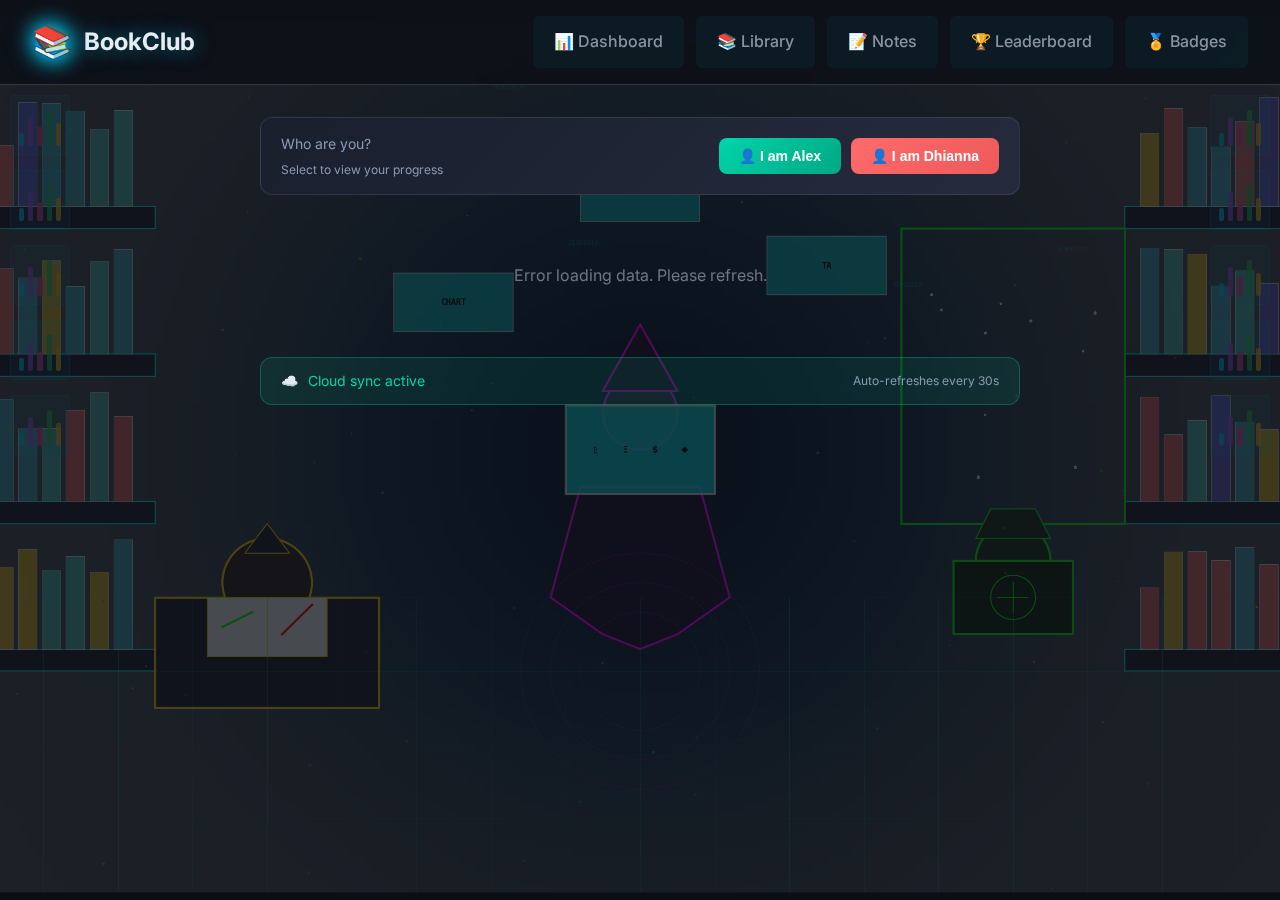
<file: chapter.html>
<!DOCTYPE html>
<html lang="en">
<head>
    <meta charset="UTF-8">
    <meta name="viewport" content="width=device-width, initial-scale=1.0">
    <title>Chapter | BookClub Transparent</title>
    <link rel="stylesheet" href="css/style.css">
    <link rel="preconnect" href="https://fonts.googleapis.com">
    <link rel="preconnect" href="https://fonts.gstatic.com" crossorigin>
    <link href="https://fonts.googleapis.com/css2?family=Inter:wght@300;400;500;600;700&display=swap" rel="stylesheet">
    <style>
        /* Who Am I Bar */
        .whoami-bar {
            background: linear-gradient(135deg, #1a1f2e 0%, #252b3d 100%);
            padding: 15px 20px;
            border-radius: 12px;
            margin-bottom: 20px;
            display: flex;
            align-items: center;
            justify-content: space-between;
            flex-wrap: wrap;
            gap: 15px;
            border: 1px solid rgba(255,255,255,0.1);
        }
        .whoami-title {
            color: #8b9bb4;
            font-size: 14px;
        }
        .whoami-buttons {
            display: flex;
            gap: 10px;
        }
        .whoami-btn {
            padding: 10px 20px;
            border: none;
            border-radius: 8px;
            cursor: pointer;
            font-weight: 600;
            transition: all 0.3s;
            font-size: 14px;
        }
        .whoami-btn.alex {
            background: linear-gradient(135deg, #00d4aa 0%, #00a884 100%);
            color: white;
        }
        .whoami-btn.alex:hover, .whoami-btn.alex.active {
            box-shadow: 0 0 20px rgba(0, 212, 170, 0.5);
            transform: translateY(-2px);
        }
        .whoami-btn.dhianna {
            background: linear-gradient(135deg, #ff6b6b 0%, #ee5a5a 100%);
            color: white;
        }
        .whoami-btn.dhianna:hover, .whoami-btn.dhianna.active {
            box-shadow: 0 0 20px rgba(255, 107, 107, 0.5);
            transform: translateY(-2px);
        }

        /* Chapter Content Grid */
        .chapter-content-grid {
            display: grid;
            grid-template-columns: 1fr 320px;
            gap: 1.5rem;
            margin-bottom: 2rem;
        }
        @media (max-width: 1024px) {
            .chapter-content-grid {
                grid-template-columns: 1fr;
            }
        }

        /* Transparent Status Section */
        .transparent-status-card {
            background: var(--bg-card);
            border: 1px solid var(--border-color);
            border-radius: 12px;
            padding: 1.25rem;
            margin-bottom: 1rem;
        }
        .status-card-title {
            font-size: 14px;
            color: #8b9bb4;
            margin-bottom: 12px;
            display: flex;
            align-items: center;
            gap: 8px;
        }
        .status-row {
            display: flex;
            align-items: center;
            justify-content: space-between;
            padding: 8px 0;
            border-bottom: 1px solid rgba(255,255,255,0.05);
        }
        .status-row:last-child {
            border-bottom: none;
        }
        .status-user {
            display: flex;
            align-items: center;
            gap: 8px;
        }
        .status-avatar {
            width: 28px;
            height: 28px;
            border-radius: 50%;
            display: flex;
            align-items: center;
            justify-content: center;
            font-size: 14px;
        }
        .status-avatar.alex { background: rgba(0, 212, 170, 0.2); }
        .status-avatar.dhianna { background: rgba(255, 107, 107, 0.2); }
        .status-name {
            font-size: 14px;
        }
        .status-indicator {
            padding: 4px 12px;
            border-radius: 20px;
            font-size: 12px;
            font-weight: 600;
        }
        .status-indicator.completed {
            background: rgba(63, 185, 80, 0.2);
            color: var(--accent-success);
        }
        .status-indicator.pending {
            background: rgba(139, 155, 180, 0.2);
            color: #8b9bb4;
        }

        /* Mark Buttons - Removed - now auto-marked via quiz */
        .mark-section { display: none; }
        .mark-buttons { display: none; }
        .mark-btn { display: none; }

        /* Quiz Score Display */
        .quiz-score-display {
            background: rgba(0, 212, 170, 0.1);
            border: 1px solid rgba(0, 212, 170, 0.3);
            border-radius: 8px;
            padding: 12px;
            margin-top: 12px;
            text-align: center;
        }
        .quiz-score-display .score-value {
            font-size: 18px;
            font-weight: 700;
            color: #00d4aa;
        }

        /* Loading State */
        .loading-state {
            text-align: center;
            padding: 3rem;
            color: var(--text-muted);
        }
        .loading-spinner {
            display: inline-block;
            width: 40px;
            height: 40px;
            border: 3px solid rgba(255,255,255,0.1);
            border-top-color: var(--accent-primary);
            border-radius: 50%;
            animation: spin 1s linear infinite;
            margin-bottom: 1rem;
        }
        @keyframes spin {
            to { transform: rotate(360deg); }
        }

        /* Sync Bar */
        .sync-bar {
            background: rgba(0, 212, 170, 0.1);
            border: 1px solid rgba(0, 212, 170, 0.3);
            border-radius: 12px;
            padding: 12px 20px;
            margin-top: 20px;
            display: flex;
            align-items: center;
            justify-content: space-between;
            flex-wrap: wrap;
            gap: 10px;
        }
        .sync-status {
            display: flex;
            align-items: center;
            gap: 10px;
            color: #00d4aa;
            font-size: 14px;
        }
    </style>
</head>
<body>
    <!-- Chart Bars -->
    <div class="chart-bars chart-bars-left">
        <div class="chart-bar-group"><div class="chart-bar"></div><div class="chart-bar"></div><div class="chart-bar"></div><div class="chart-bar"></div><div class="chart-bar"></div></div>
        <div class="chart-bar-group"><div class="chart-bar"></div><div class="chart-bar"></div><div class="chart-bar"></div><div class="chart-bar"></div><div class="chart-bar"></div></div>
        <div class="chart-bar-group"><div class="chart-bar"></div><div class="chart-bar"></div><div class="chart-bar"></div><div class="chart-bar"></div><div class="chart-bar"></div></div>
        <div class="chart-bar-group"><div class="chart-bar"></div><div class="chart-bar"></div><div class="chart-bar"></div><div class="chart-bar"></div><div class="chart-bar"></div></div>
        <div class="chart-bar-group"><div class="chart-bar"></div><div class="chart-bar"></div><div class="chart-bar"></div><div class="chart-bar"></div><div class="chart-bar"></div></div>
        <div class="chart-bar-group"><div class="chart-bar"></div><div class="chart-bar"></div><div class="chart-bar"></div><div class="chart-bar"></div><div class="chart-bar"></div></div>
    </div>
    <div class="chart-bars chart-bars-right">
        <div class="chart-bar-group"><div class="chart-bar"></div><div class="chart-bar"></div><div class="chart-bar"></div><div class="chart-bar"></div><div class="chart-bar"></div></div>
        <div class="chart-bar-group"><div class="chart-bar"></div><div class="chart-bar"></div><div class="chart-bar"></div><div class="chart-bar"></div><div class="chart-bar"></div></div>
        <div class="chart-bar-group"><div class="chart-bar"></div><div class="chart-bar"></div><div class="chart-bar"></div><div class="chart-bar"></div><div class="chart-bar"></div></div>
        <div class="chart-bar-group"><div class="chart-bar"></div><div class="chart-bar"></div><div class="chart-bar"></div><div class="chart-bar"></div><div class="chart-bar"></div></div>
        <div class="chart-bar-group"><div class="chart-bar"></div><div class="chart-bar"></div><div class="chart-bar"></div><div class="chart-bar"></div><div class="chart-bar"></div></div>
        <div class="chart-bar-group"><div class="chart-bar"></div><div class="chart-bar"></div><div class="chart-bar"></div><div class="chart-bar"></div><div class="chart-bar"></div></div>
    </div>

    <nav class="navbar">
        <div class="nav-container">
            <a href="index.html" class="nav-logo">
                <span>📚</span>
                <span>BookClub</span>
            </a>
            <button class="nav-toggle" id="navToggle">☰</button>
            <ul class="nav-menu" id="navMenu">
                <li><a href="index.html" class="nav-link">📊 Dashboard</a></li>
                <li><a href="library.html" class="nav-link">📚 Library</a></li>
                <li><a href="notes.html" class="nav-link">📝 Notes</a></li>
                <li><a href="leaderboard.html" class="nav-link">🏆 Leaderboard</a></li>
                <li><a href="badges.html" class="nav-link">🏅 Badges</a></li>
            </ul>
        </div>
    </nav>

    <main class="main-content">
        <!-- Who Am I Bar -->
        <div class="whoami-bar">
            <div>
                <div class="whoami-title">Who are you?</div>
                <div style="font-size: 12px; color: #8b9bb4; margin-top: 5px;">Select to mark chapters as completed</div>
            </div>
            <div class="whoami-buttons">
                <button class="whoami-btn alex" id="btn-alex" onclick="setWhoAmI('Alex')">👤 I am Alex</button>
                <button class="whoami-btn dhianna" id="btn-dhianna" onclick="setWhoAmI('Dhianna')">👤 I am Dhianna</button>
            </div>
        </div>

        <div id="loading-state" class="loading-state">
            <div class="loading-spinner"></div>
            <p>Loading chapter...</p>
        </div>

        <div id="chapter-content" style="display: none;">
            <!-- Populated by JS -->
        </div>

        <!-- Sync Bar -->
        <div class="sync-bar">
            <div class="sync-status">
                <span>☁️</span>
                <span id="sync-text">Cloud sync active</span>
            </div>
            <span style="font-size: 12px; color: #8b9bb4;">Auto-refreshes every 30s</span>
        </div>
    </main>

    <footer class="footer">
        <p>© 2026 Trading Book Club. Level up your trading knowledge.</p>
    </footer>

    <script src="js/config.js"></script>
    <script src="js/ui-utils.js"></script>
    <script src="js/data.js"></script>
    <script src="js/utils.js"></script>
    <script>
        // Using API_URL from config.js
        let currentUser = null;
        let currentUserId = null;
        let usersData = {};
        let currentChapterId = null;
        
        // Session persistence constants
        const SESSION_DURATION_DAYS = 7;
        const SESSION_KEY = 'bookclub_session';
        
        function getStoredSession() {
            try {
                const session = localStorage.getItem(SESSION_KEY);
                if (!session) return null;
                
                const data = JSON.parse(session);
                const now = Date.now();
                const sessionAge = now - data.timestamp;
                const maxAge = SESSION_DURATION_DAYS * 24 * 60 * 60 * 1000;
                
                if (sessionAge > maxAge) {
                    localStorage.removeItem(SESSION_KEY);
                    return null;
                }
                return data;
            } catch (e) {
                return null;
            }
        }
        
        function saveSession(userName, userId) {
            const session = {
                userName: userName,
                userId: userId,
                timestamp: Date.now()
            };
            localStorage.setItem(SESSION_KEY, JSON.stringify(session));
            localStorage.setItem('bookclub_whoami', userName);
        }
        
        function clearSession() {
            localStorage.removeItem(SESSION_KEY);
            localStorage.removeItem('bookclub_whoami');
        }

        function setWhoAmI(name) {
            currentUser = name;
            currentUserId = name === 'Alex' ? 'acro16hunna' : 'Dhianna369';
            saveSession(name, currentUserId);
            showLoggedInBar();
            if (currentChapterId) {
                loadChapter(currentChapterId);
            }
        }

        function clearWhoAmI() {
            currentUser = null;
            currentUserId = null;
            clearSession();
            showSelectionUI();
            if (currentChapterId) {
                loadChapter(currentChapterId);
            }
        }
        
        function switchUser() {
            clearWhoAmI();
        }

        function updateWhoAmIUI() {
            document.querySelectorAll('.whoami-btn').forEach(btn => btn.classList.remove('active'));
            if (currentUser === 'Alex') {
                document.getElementById('btn-alex')?.classList.add('active');
            } else if (currentUser === 'Dhianna') {
                document.getElementById('btn-dhianna')?.classList.add('active');
            }
        }
        
        function showLoggedInBar() {
            const container = document.querySelector('.whoami-bar');
            const userColor = currentUser === 'Alex' ? '#00d4aa' : '#ff6b6b';
            const isLegacy = !getStoredSession() && localStorage.getItem('bookclub_whoami');
            
            container.innerHTML = `
                <div style="display: flex; align-items: center; gap: 15px; flex: 1;">
                    <div style="font-size: 24px;">${currentUser === 'Alex' ? '👨' : '👩'}</div>
                    <div>
                        <div style="font-weight: 600; color: ${userColor};">
                            Logged in as ${currentUser} ✓
                        </div>
                        <div style="font-size: 12px; color: #6b7a94;">
                            ${isLegacy ? 'Session restored from legacy data' : 'Session active'}
                        </div>
                    </div>
                </div>
                <button class="whoami-btn clear" onclick="switchUser()" style="padding: 10px 20px; font-size: 13px; background: rgba(139, 155, 180, 0.2); color: #8b9bb4; border: none; border-radius: 8px; cursor: pointer; font-weight: 600;">
                    🔄 Switch User
                </button>
            `;
        }
        
        function showSelectionUI() {
            const container = document.querySelector('.whoami-bar');
            container.innerHTML = `
                <div>
                    <div class="whoami-title">Who are you?</div>
                    <div style="font-size: 12px; color: #8b9bb4; margin-top: 5px;">Select to view your progress</div>
                </div>
                <div class="whoami-buttons">
                    <button class="whoami-btn alex" id="btn-alex" onclick="setWhoAmI('Alex')">👤 I am Alex</button>
                    <button class="whoami-btn dhianna" id="btn-dhianna" onclick="setWhoAmI('Dhianna')">👤 I am Dhianna</button>
                </div>
            `;
        }
        
        function initSession() {
            // Check for new session format first
            const session = getStoredSession();
            if (session) {
                currentUser = session.userName;
                currentUserId = session.userId;
                showLoggedInBar();
                return;
            }
            
            // Legacy fallback
            const legacyUser = localStorage.getItem('bookclub_whoami');
            if (legacyUser) {
                currentUser = legacyUser;
                currentUserId = legacyUser === 'Alex' ? 'acro16hunna' : 'Dhianna369';
                // Migrate to new format
                saveSession(currentUser, currentUserId);
                showLoggedInBar();
                return;
            }
            
            // No session - show selection UI (default state)
            showSelectionUI();
        }

        async function loadData() {
            try {
                const usersRes = await fetch(`${API_URL}/users`);
                const users = await usersRes.json();
                
                users.forEach(user => {
                    usersData[user.discord_id] = user;
                });

                const urlParams = new URLSearchParams(window.location.search);
                currentChapterId = parseInt(urlParams.get('id')) || 1;
                
                await loadChapter(currentChapterId);
            } catch (e) {
                console.error('Error loading data:', e);
                document.getElementById('loading-state').innerHTML = '<p>Error loading data. Please refresh.</p>';
            }
        }

        async function loadChapter(chapterId) {
            const chapter = BOOKCLUB_DATA.chapters.find(c => c.id === chapterId);
            const container = document.getElementById('chapter-content');
            
            if (!chapter) {
                container.innerHTML = '<div class="empty-state"><h2>Chapter not found</h2></div>';
                return;
            }

            const book = BOOKCLUB_DATA.books.find(b => b.id === chapter.book_id);
            const allChapters = BOOKCLUB_DATA.chapters.filter(c => c.book_id === chapter.book_id);
            const currentIndex = allChapters.findIndex(c => c.id === chapterId);
            const prevChapter = currentIndex > 0 ? allChapters[currentIndex - 1] : null;
            const nextChapter = currentIndex < allChapters.length - 1 ? allChapters[currentIndex + 1] : null;

            const alexCompleted = isChapterCompleted('acro16hunna', chapter.id);
            const dhiannaCompleted = isChapterCompleted('Dhianna369', chapter.id);

            document.getElementById('loading-state').style.display = 'none';
            container.style.display = 'block';

            // Render chapter content
            renderChapterContent(chapter, book, allChapters, currentIndex, prevChapter, nextChapter, alexCompleted, dhiannaCompleted);
            
            // Update status cards with quiz-aware logic
            await loadProgress(chapterId);
        }
        
        // Load progress and check quiz completion
        async function loadProgress(chapterId) {
            const alexCompleted = isChapterCompleted('acro16hunna', chapterId);
            const dhiannaCompleted = isChapterCompleted('Dhianna369', chapterId);
            
            // If user is logged in, check if they have quiz results
            if (currentUserId) {
                const quizResult = getQuizResult(chapterId, currentUserId);
                
                if (quizResult) {
                    // User has taken quiz - show score and mark complete
                    showQuizCompleted(quizResult);
                    if (!isChapterCompleted(currentUserId, chapterId)) {
                        await markChapterComplete(chapterId, currentUserId, currentUser);
                    }
                } else {
                    // No quiz result - show "Take quiz to complete"
                    showQuizPrompt();
                }
            } else {
                // No user logged in - show default state
                showQuizPrompt();
            }
            
            // Update status display
            updatePersonalStatus(chapterId, alexCompleted, dhiannaCompleted);
        }
        
        // Show quiz completed state (replaces Take Quiz button)
        function showQuizCompleted(quizResult) {
            const quizSection = document.getElementById('quiz-section');
            const quizCardBody = document.getElementById('quiz-card-body');
            
            if (!quizSection || !quizCardBody) return;
            
            const score = quizResult.score;
            const total = quizResult.total || 10;
            const percentage = quizResult.percentage || Math.round((score / total) * 100);
            const completedDate = quizResult.completedAt 
                ? new Date(quizResult.completedAt).toLocaleDateString() 
                : new Date().toLocaleDateString();
            
            // Change card style to completed
            quizSection.style.border = '1px solid rgba(0, 212, 170, 0.5)';
            quizSection.style.background = 'rgba(0, 212, 170, 0.05)';
            
            quizCardBody.innerHTML = `
                <div style="text-align: center; padding: 0.5rem;">
                    <div style="font-size: 48px; margin-bottom: 12px;">🏆</div>
                    <div style="font-size: 18px; font-weight: 700; color: #00d4aa; margin-bottom: 8px;">
                        Quiz Completed!
                    </div>
                    <div style="font-size: 24px; font-weight: 600; color: var(--text-primary); margin-bottom: 8px;">
                        ${score}/${total} <span style="font-size: 16px; color: #8b9bb4;">(${percentage}%)</span>
                    </div>
                    <div style="font-size: 12px; color: #6b7a94; margin-bottom: 16px;">
                        Completed on ${completedDate}
                    </div>
                    <a href="quiz.html?chapter=${currentChapterId}" class="btn btn-secondary btn-block" style="font-size: 13px;">
                        🔄 Retake Quiz
                    </a>
                </div>
            `;
        }
        
        // Show prompt to take quiz
        function showQuizPrompt() {
            const feedbackEl = document.getElementById('auto-mark-feedback');
            if (feedbackEl) {
                feedbackEl.innerHTML = `
                    <div style="display: flex; align-items: center; justify-content: center; gap: 8px;">
                        <span style="font-size: 16px;">📚</span>
                        <span>Complete the <a href="quiz.html?chapter=${currentChapterId}" style="color: #00d4aa; text-decoration: none;">quiz</a> to mark as read</span>
                    </div>
                `;
                feedbackEl.style.display = 'block';
                feedbackEl.style.background = 'rgba(139, 155, 180, 0.15)';
                feedbackEl.style.color = '#8b9bb4';
                feedbackEl.style.border = '1px solid rgba(139, 155, 180, 0.3)';
                feedbackEl.style.borderRadius = '8px';
                feedbackEl.style.padding = '10px';
                feedbackEl.style.marginTop = '10px';
            }
        }
        
        function renderChapterContent(chapter, book, allChapters, currentIndex, prevChapter, nextChapter, alexCompleted, dhiannaCompleted) {
            const container = document.getElementById('chapter-content');
            
            container.innerHTML = `
                <div class="breadcrumb">
                    <a href="library.html">Library</a>
                    <span class="breadcrumb-separator">/</span>
                    <a href="book.html?id=${book.id}">${book.title}</a>
                    <span class="breadcrumb-separator">/</span>
                    <span>Chapter ${chapter.number}</span>
                </div>

                <div class="chapter-navigation" style="display: flex; align-items: center; justify-content: space-between; margin-bottom: 1.5rem; padding: 1rem; background: var(--bg-card); border: 1px solid var(--border-color); border-radius: 12px;">
                    ${prevChapter ? `
                        <a href="chapter.html?id=${prevChapter.id}" class="btn btn-sm btn-secondary">← Previous</a>
                    ` : '<span class="btn btn-sm btn-disabled">← Previous</span>'}
                    
                    <span class="chapter-indicator" style="color: var(--text-secondary);">Chapter ${chapter.number} of ${allChapters.length}</span>
                    
                    ${nextChapter ? `
                        <a href="chapter.html?id=${nextChapter.id}" class="btn btn-sm btn-secondary">Next →</a>
                    ` : '<span class="btn btn-sm btn-disabled">Next →</span>'}
                </div>

                <div class="chapter-header" style="margin-bottom: 2rem;">
                    <div class="chapter-label" style="display: inline-block; background: rgba(0, 212, 255, 0.1); color: var(--accent-primary); padding: 0.5rem 1rem; border-radius: 8px; font-size: 0.85rem; font-weight: 500; margin-bottom: 0.75rem; border: 1px solid rgba(0, 212, 255, 0.3);">
                        Chapter ${chapter.number}
                    </div>
                    <h1>${chapter.title}</h1>
                </div>

                <div class="chapter-content-grid">
                    <!-- Main Content -->
                    <div class="card">
                        <div class="card-header">
                            <h2>📝 Summary</h2>
                        </div>
                        <div class="card-body">
                            <div style="color: var(--text-secondary); line-height: 1.7;">
                                ${chapter.summary || '<p class="empty-state">No summary available.</p>'}
                            </div>
                            
                            ${chapter.key_concepts ? `
                                <div style="margin-top: 1.5rem; padding-top: 1.5rem; border-top: 1px solid var(--border-color);">
                                    <h4 style="color: var(--accent-primary); margin-bottom: 0.75rem;">Key Concepts</h4>
                                    <div style="display: flex; flex-wrap: wrap; gap: 0.5rem;">
                                        ${chapter.key_concepts.map(concept => `
                                            <span style="background: rgba(0, 212, 255, 0.1); color: var(--accent-primary); padding: 0.35rem 0.75rem; border-radius: 6px; font-size: 0.85rem; border: 1px solid rgba(0, 212, 255, 0.2);">${concept}</span>
                                        `).join('')}
                                    </div>
                                </div>
                            ` : ''}
                        </div>
                    </div>

                    <!-- Sidebar -->
                    <div class="chapter-sidebar" style="display: flex; flex-direction: column; gap: 1rem;">
                        <!-- Personal Status Card -->
                        <div class="transparent-status-card" id="personal-status-card">
                            <div class="status-card-title">📖 Your Progress</div>
                            
                            <div id="status-content">
                                <!-- Populated by JS based on login status -->
                            </div>
                            
                            <div id="auto-mark-feedback" style="margin-top: 12px; padding: 8px 12px; border-radius: 8px; font-size: 12px; display: none;">
                                <!-- Feedback message shown after auto-mark -->
                            </div>
                        </div>
                        
                        <!-- Partner Progress Card (visible when logged in) -->
                        <div class="transparent-status-card" id="partner-status-card" style="display: none;">
                            <div class="status-card-title">👥 Partner's Progress</div>
                            
                            <div class="status-row">
                                <div class="status-user">
                                    <div class="status-avatar ${currentUser === 'Alex' ? 'dhianna' : 'alex'}">${currentUser === 'Alex' ? '👩' : '👨'}</div>
                                    <span class="status-name">${currentUser === 'Alex' ? 'Dhianna' : 'Alex'}</span>
                                </div>
                                <span class="status-indicator ${currentUser === 'Alex' ? (dhiannaCompleted ? 'completed' : 'pending') : (alexCompleted ? 'completed' : 'pending')}">
                                    ${currentUser === 'Alex' ? (dhiannaCompleted ? '✓ Completed' : '○ Not yet') : (alexCompleted ? '✓ Completed' : '○ Not yet')}
                                </span>
                            </div>
                        </div>

                        <!-- Quiz Card -->
                        <div class="card" id="quiz-section">
                            <div class="card-header">
                                <h3>❓ Quiz</h3>
                            </div>
                            <div class="card-body" id="quiz-card-body">
                                <p style="color: var(--text-secondary); margin-bottom: 1rem;">Test your knowledge!</p>
                                <a href="quiz.html?chapter=${chapter.id}" class="btn btn-primary btn-block">🎯 Take Quiz</a>
                            </div>
                        </div>
                    </div>
                </div>

                <!-- Notes Section -->
                <div class="card">
                    <div class="card-header" style="display: flex; justify-content: space-between; align-items: center;">
                        <h2>💬 Shared Notes</h2>
                        <a href="notes.html" class="btn btn-sm btn-secondary">View All Notes →</a>
                    </div>
                    <div class="card-body">
                        <div id="chapter-notes-list">
                            <p class="empty-state" style="text-align: center; padding: 2rem; color: var(--text-muted);">
                                📝 Loading notes...
                            </p>
                        </div>
                        <div style="margin-top: 1rem; text-align: center;">
                            <a href="notes.html" class="btn btn-primary">✨ Add Your Note</a>
                        </div>
                    </div>
                </div>
            `;
            
            // Load notes for this chapter
            loadChapterNotes(chapter.id);
        }
        
        async function loadChapterNotes(chapterId) {
            const container = document.getElementById('chapter-notes-list');
            if (!container) return;
            
            try {
                const res = await fetch(`${API_URL}/notes`);
                const allNotes = await res.json();
                
                // Filter notes for current chapter
                const chapterNotes = allNotes.filter(n => n.chapter_id === chapterId);
                
                if (chapterNotes.length === 0) {
                    container.innerHTML = `
                        <p class="empty-state" style="text-align: center; padding: 2rem; color: var(--text-muted);">
                            📝 No notes for this chapter yet.<br>
                            <span style="font-size: 0.9rem;">Be the first to add one!</span>
                        </p>
                    `;
                    return;
                }
                
                // Show up to 3 most recent notes
                const recentNotes = chapterNotes.slice(0, 3);
                
                container.innerHTML = recentNotes.map(note => {
                    const isAlex = note.discord_id === 'acro16hunna';
                    const authorName = isAlex ? 'Alex' : 'Dhianna';
                    const date = new Date(note.created_at).toLocaleDateString('en-US', {
                        month: 'short',
                        day: 'numeric'
                    });
                    
                    return `
                        <div style="padding: 1rem; margin-bottom: 0.75rem; background: ${isAlex ? 'rgba(0, 212, 170, 0.1)' : 'rgba(255, 107, 107, 0.1)'}; border-radius: 8px; border-left: 3px solid ${isAlex ? '#00d4aa' : '#ff6b6b'};">
                            <div style="display: flex; align-items: center; gap: 8px; margin-bottom: 6px;">
                                <span style="font-size: 16px;">${isAlex ? '👨' : '👩'}</span>
                                <span style="font-weight: 600; color: ${isAlex ? '#00d4aa' : '#ff6b6b'}; font-size: 13px;">${authorName}</span>
                                <span style="color: #6b7a94; font-size: 11px; margin-left: auto;">${date}</span>
                            </div>
                            <div style="color: #e0e6f0; font-size: 14px; line-height: 1.5;">${escapeHtml(note.note)}</div>
                        </div>
                    `;
                }).join('');
                
                if (chapterNotes.length > 3) {
                    container.innerHTML += `
                        <div style="text-align: center; padding: 0.5rem;">
                            <a href="notes.html" style="color: #8b9bb4; font-size: 13px; text-decoration: none;">
                                + ${chapterNotes.length - 3} more notes →
                            </a>
                        </div>
                    `;
                }
            } catch (e) {
                console.error('Error loading notes:', e);
                container.innerHTML = `
                    <p class="empty-state" style="text-align: center; padding: 2rem; color: var(--text-muted);">
                        ⚠️ Error loading notes.<br>
                        <a href="notes.html" style="color: var(--accent-primary);">View all notes →</a>
                    </p>
                `;
            }
        }
        
        function escapeHtml(text) {
            if (!text) return '';
            const div = document.createElement('div');
            div.textContent = text;
            return div.innerHTML;
        }

        function isChapterCompleted(discordId, chapterId) {
            // 1. First check API data (from usersData)
            const user = usersData[discordId];
            if (user && user.progress && user.progress[chapterId] && user.progress[chapterId].completed) {
                return true;
            }
            
            // 2. Fallback to localStorage progress (synced by quiz.html)
            // quiz.html saves with user keys 'alex' or 'dhianna'
            const userKey = discordId === 'acro16hunna' ? 'alex' : 'dhianna';
            const allProgress = JSON.parse(localStorage.getItem('bookclub_progress') || '{}');
            const userProgress = allProgress[userKey];
            if (userProgress && userProgress[chapterId]) {
                const data = userProgress[chapterId];
                // Handle both boolean and object format
                if (data === true) return true;
                if (typeof data === 'object' && data.completed === true) return true;
            }
            
            return false;
        }
        
        // Get completion timestamp for a chapter
        function getChapterCompletionTime(discordId, chapterId) {
            const userKey = discordId === 'acro16hunna' ? 'alex' : 'dhianna';
            const allProgress = JSON.parse(localStorage.getItem('bookclub_progress') || '{}');
            const userProgress = allProgress[userKey];
            if (userProgress && userProgress[chapterId]) {
                const data = userProgress[chapterId];
                if (typeof data === 'object' && data.completed_at) {
                    return new Date(data.completed_at).toLocaleDateString();
                }
            }
            return null;
        }

        // Update personal status card based on login state
        function updatePersonalStatus(chapterId, alexCompleted, dhiannaCompleted) {
            const statusContent = document.getElementById('status-content');
            const partnerCard = document.getElementById('partner-status-card');
            
            if (!statusContent) return;
            
            if (!currentUser) {
                // Not logged in - show message
                statusContent.innerHTML = `
                    <div style="text-align: center; padding: 1rem; color: #8b9bb4;">
                        <div style="font-size: 24px; margin-bottom: 8px;">👤</div>
                        <div style="font-size: 14px;">Log in to track progress</div>
                        <div style="font-size: 12px; margin-top: 4px;">Use the buttons above</div>
                    </div>
                `;
                if (partnerCard) partnerCard.style.display = 'none';
                return;
            }
            
            // User is logged in - show their status
            const isCompleted = currentUser === 'Alex' ? alexCompleted : dhiannaCompleted;
            const userColor = currentUser === 'Alex' ? '#00d4aa' : '#ff6b6b';
            const avatarEmoji = currentUser === 'Alex' ? '👨' : '👩';
            
            statusContent.innerHTML = `
                <div class="status-row">
                    <div class="status-user">
                        <div class="status-avatar" style="background: ${currentUser === 'Alex' ? 'rgba(0, 212, 170, 0.2)' : 'rgba(255, 107, 107, 0.2)'};">${avatarEmoji}</div>
                        <span class="status-name">You (${currentUser})</span>
                    </div>
                    <span class="status-indicator ${isCompleted ? 'completed' : 'pending'}">
                        ${isCompleted ? '✓ Completed' : '○ Not completed'}
                    </span>
                </div>
            `;
            
            // Show partner card
            if (partnerCard) {
                partnerCard.style.display = 'block';
                // Update partner status
                const partnerName = currentUser === 'Alex' ? 'Dhianna' : 'Alex';
                const partnerCompleted = currentUser === 'Alex' ? dhiannaCompleted : alexCompleted;
                const partnerAvatar = currentUser === 'Alex' ? '👩' : '👨';
                const partnerColorClass = currentUser === 'Alex' ? 'dhianna' : 'alex';
                
                partnerCard.innerHTML = `
                    <div class="status-card-title">👥 ${partnerName}'s Progress</div>
                    <div class="status-row">
                        <div class="status-user">
                            <div class="status-avatar ${partnerColorClass}">${partnerAvatar}</div>
                            <span class="status-name">${partnerName}</span>
                        </div>
                        <span class="status-indicator ${partnerCompleted ? 'completed' : 'pending'}">
                            ${partnerCompleted ? '✓ Completed' : '○ Not yet'}
                        </span>
                    </div>
                `;
            }
        }

        // Get quiz result for a chapter and user (now in utils.js)
        // Using global getQuizResult from utils.js
        
        // Mark chapter as completed after quiz
        async function markChapterComplete(chapterId, userId, userName) {
            if (!userId || !userName) {
                console.log('No user logged in, skipping mark');
                return false;
            }
            
            // Check if already completed
            const alreadyCompleted = isChapterCompleted(userId, chapterId);
            if (alreadyCompleted) {
                console.log(`Chapter ${chapterId} already completed for ${userName}`);
                return false;
            }
            
            let apiSuccess = false;
            let localSuccess = false;
            
            // 1. Update localStorage
            try {
                const userKey = userId === 'acro16hunna' ? 'alex' : 'dhianna';
                const STORAGE_KEYS_PROGRESS = 'bookclub_progress';
                const allProgress = JSON.parse(localStorage.getItem(STORAGE_KEYS_PROGRESS) || '{}');
                if (!allProgress[userKey]) allProgress[userKey] = {};
                
                allProgress[userKey][chapterId] = {
                    completed: true,
                    completed_at: new Date().toISOString(),
                    notes: `Completed via quiz on ${new Date().toLocaleDateString()}`
                };
                
                localStorage.setItem(STORAGE_KEYS_PROGRESS, JSON.stringify(allProgress));
                localSuccess = true;
                console.log(`✓ Local progress updated for ${userName}, chapter ${chapterId}`);
            } catch (e) {
                console.error('Error updating local progress:', e);
            }
            
            // 2. Sync with API
            try {
                const response = await fetch(`${API_URL}/user/${userId}/progress`, {
                    method: 'POST',
                    headers: { 'Content-Type': 'application/json' },
                    body: JSON.stringify({
                        name: userName,
                        chapter_id: chapterId,
                        completed: true,
                        notes: `Completed via quiz on ${new Date().toLocaleDateString()}`
                    })
                });

                if (response.ok) {
                    console.log(`✓ API: Marked chapter ${chapterId} as complete for ${userName}`);
                    apiSuccess = true;
                } else {
                    console.error('Mark chapter API call failed:', response.status);
                }
            } catch (e) {
                console.error('Error marking chapter via API:', e);
            }
            
            return localSuccess || apiSuccess;
        }
        
        // Show quiz score in the progress card
        function showQuizScore(quizResult) {
            const feedbackEl = document.getElementById('auto-mark-feedback');
            if (feedbackEl) {
                const score = quizResult.score;
                const total = quizResult.total || quizResult.maxScore || 10;
                const percentage = quizResult.percentage || Math.round((score / total) * 100);
                
                feedbackEl.innerHTML = `
                    <div style="display: flex; align-items: center; justify-content: center; gap: 8px;">
                        <span style="font-size: 18px;">🏆</span>
                        <span>Quiz Score: <strong>${score}/${total} (${percentage}%)</strong></span>
                    </div>
                `;
                feedbackEl.style.display = 'block';
                feedbackEl.style.background = 'rgba(0, 212, 170, 0.15)';
                feedbackEl.style.color = '#00d4aa';
                feedbackEl.style.border = '1px solid rgba(0, 212, 170, 0.3)';
                feedbackEl.style.borderRadius = '8px';
                feedbackEl.style.padding = '10px';
                feedbackEl.style.marginTop = '10px';
            }
        }

        // Show discrete feedback for auto-mark
        function showAutoMarkFeedback() {
            const feedbackEl = document.getElementById('auto-mark-feedback');
            if (feedbackEl) {
                feedbackEl.innerHTML = '✓ Automatically marked as read';
                feedbackEl.style.display = 'block';
                feedbackEl.style.background = 'rgba(63, 185, 80, 0.15)';
                feedbackEl.style.color = '#3fb950';
                feedbackEl.style.border = '1px solid rgba(63, 185, 80, 0.3)';
                
                // Hide after 5 seconds
                setTimeout(() => {
                    feedbackEl.style.opacity = '0';
                    feedbackEl.style.transition = 'opacity 0.5s';
                    setTimeout(() => {
                        feedbackEl.style.display = 'none';
                        feedbackEl.style.opacity = '1';
                    }, 500);
                }, 5000);
            }
        }

        // Mobile Navigation
        document.getElementById('navToggle')?.addEventListener('click', function() {
            document.getElementById('navMenu').classList.toggle('active');
        });
        
        document.querySelectorAll('.nav-link').forEach(link => {
            link.addEventListener('click', () => {
                document.getElementById('navMenu').classList.remove('active');
            });
        });

        // Init
        initSession();
        loadData();
        
        // Auto-refresh every 30 seconds
        setInterval(loadData, 30000);
    </script>
</body>
</html>
</file>
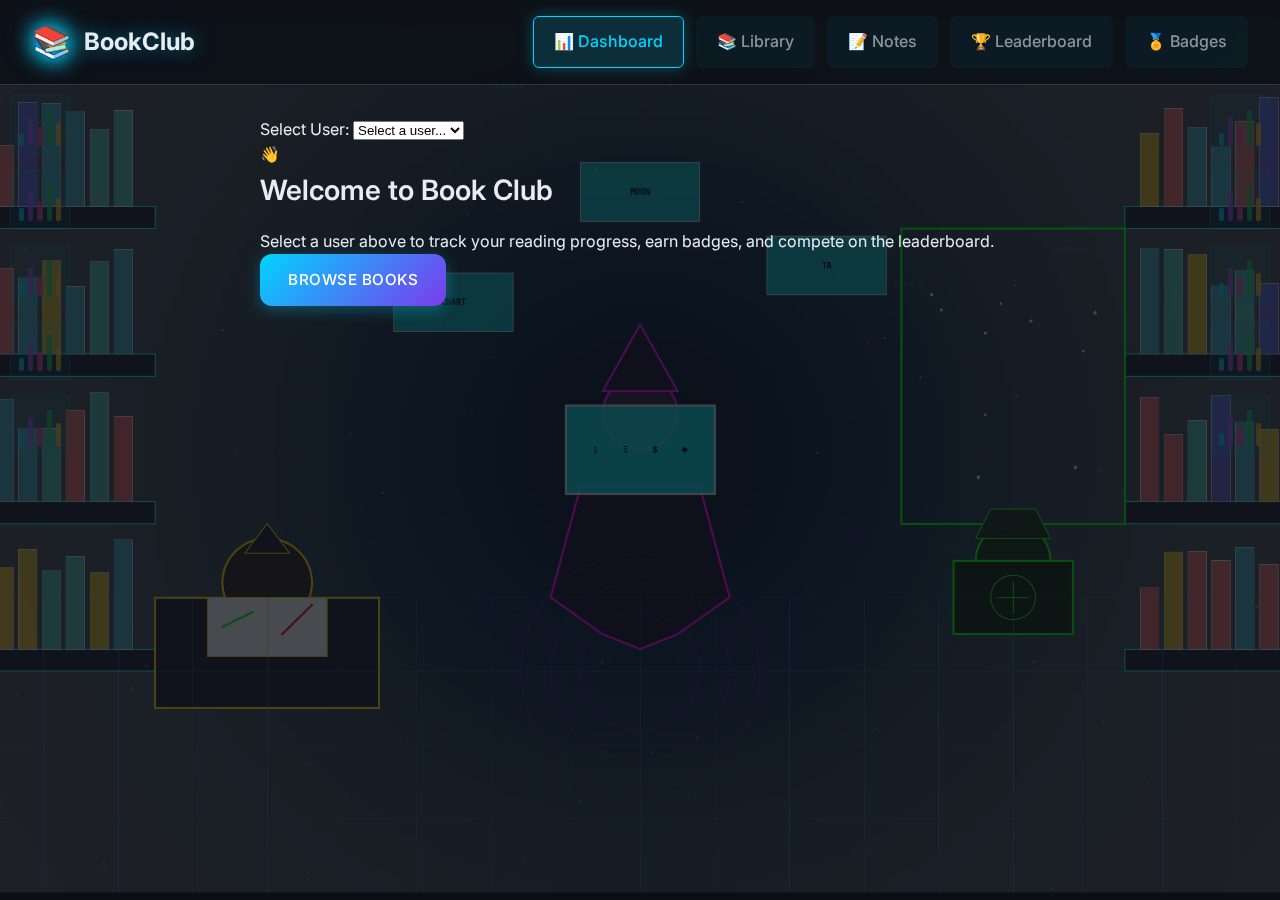
<file: index-old.html>
<!DOCTYPE html>
<html lang="en">
<head>
    <meta charset="UTF-8">
    <meta name="viewport" content="width=device-width, initial-scale=1.0">
    <title>Dashboard | Trading Book Club</title>
    <link rel="stylesheet" href="css/style.css">
    <link rel="preconnect" href="https://fonts.googleapis.com">
    <link rel="preconnect" href="https://fonts.gstatic.com" crossorigin>
    <link href="https://fonts.googleapis.com/css2?family=Inter:wght@300;400;500;600;700&display=swap" rel="stylesheet">
</head>
<body>
    <!-- Chart Bars Left -->
    <div class="chart-bars chart-bars-left">
        <div class="chart-bar-group"><div class="chart-bar"></div><div class="chart-bar"></div><div class="chart-bar"></div><div class="chart-bar"></div><div class="chart-bar"></div></div>
        <div class="chart-bar-group"><div class="chart-bar"></div><div class="chart-bar"></div><div class="chart-bar"></div><div class="chart-bar"></div><div class="chart-bar"></div></div>
        <div class="chart-bar-group"><div class="chart-bar"></div><div class="chart-bar"></div><div class="chart-bar"></div><div class="chart-bar"></div><div class="chart-bar"></div></div>
        <div class="chart-bar-group"><div class="chart-bar"></div><div class="chart-bar"></div><div class="chart-bar"></div><div class="chart-bar"></div><div class="chart-bar"></div></div>
        <div class="chart-bar-group"><div class="chart-bar"></div><div class="chart-bar"></div><div class="chart-bar"></div><div class="chart-bar"></div><div class="chart-bar"></div></div>
        <div class="chart-bar-group"><div class="chart-bar"></div><div class="chart-bar"></div><div class="chart-bar"></div><div class="chart-bar"></div><div class="chart-bar"></div></div>
    </div>

    <!-- Chart Bars Right -->
    <div class="chart-bars chart-bars-right">
        <div class="chart-bar-group"><div class="chart-bar"></div><div class="chart-bar"></div><div class="chart-bar"></div><div class="chart-bar"></div><div class="chart-bar"></div></div>
        <div class="chart-bar-group"><div class="chart-bar"></div><div class="chart-bar"></div><div class="chart-bar"></div><div class="chart-bar"></div><div class="chart-bar"></div></div>
        <div class="chart-bar-group"><div class="chart-bar"></div><div class="chart-bar"></div><div class="chart-bar"></div><div class="chart-bar"></div><div class="chart-bar"></div></div>
        <div class="chart-bar-group"><div class="chart-bar"></div><div class="chart-bar"></div><div class="chart-bar"></div><div class="chart-bar"></div><div class="chart-bar"></div></div>
        <div class="chart-bar-group"><div class="chart-bar"></div><div class="chart-bar"></div><div class="chart-bar"></div><div class="chart-bar"></div><div class="chart-bar"></div></div>
        <div class="chart-bar-group"><div class="chart-bar"></div><div class="chart-bar"></div><div class="chart-bar"></div><div class="chart-bar"></div><div class="chart-bar"></div></div>
    </div>

    <nav class="navbar">
        <div class="nav-container">
            <a href="index.html" class="nav-logo">
                <span>📚</span>
                <span>BookClub</span>
            </a>
            <button class="nav-toggle" id="navToggle">☰</button>
            <ul class="nav-menu" id="navMenu">
                <li><a href="index.html" class="nav-link active">📊 Dashboard</a></li>
                <li><a href="library.html" class="nav-link">📚 Library</a></li>
                <li><a href="notes.html" class="nav-link">📝 Notes</a></li>
                <li><a href="leaderboard.html" class="nav-link">🏆 Leaderboard</a></li>
                <li><a href="badges.html" class="nav-link">🏅 Badges</a></li>
            </ul>
        </div>
    </nav>

    <main class="main-content">
        <!-- User Selector -->
        <div class="user-selector-container">
            <label for="user-selector">Select User:</label>
            <select id="user-selector">
                <option value="">Select a user...</option>
            </select>
            <div class="current-user-display" id="current-user-display" style="display: none;">
                <span>Logged in as:</span>
                <span class="user-name" id="display-user-name"></span>
            </div>
        </div>

        <!-- Dashboard Content -->
        <div id="dashboard-content" style="display: none;">
            <div class="page-header">
                <h1>📊 Dashboard</h1>
                <p class="subtitle">Track your reading progress and achievements</p>
            </div>

            <div class="dashboard-grid">
                <!-- Stats Cards -->
                <div class="stats-grid" id="stats-grid">
                    <div class="stat-card">
                        <div class="stat-icon">📖</div>
                        <div class="stat-content">
                            <div class="stat-value" id="stat-chapters">0</div>
                            <div class="stat-label">Chapters Read</div>
                        </div>
                    </div>
                    <div class="stat-card">
                        <div class="stat-icon accent-orange">🔥</div>
                        <div class="stat-content">
                            <div class="stat-value" id="stat-streak">0</div>
                            <div class="stat-label">Day Streak</div>
                        </div>
                    </div>
                    <div class="stat-card">
                        <div class="stat-icon accent-green">✓</div>
                        <div class="stat-content">
                            <div class="stat-value" id="stat-score">0</div>
                            <div class="stat-label">Avg Quiz Score</div>
                        </div>
                    </div>
                    <div class="stat-card">
                        <div class="stat-icon accent-purple">📝</div>
                        <div class="stat-content">
                            <div class="stat-value" id="stat-notes">0</div>
                            <div class="stat-label">Notes Shared</div>
                        </div>
                    </div>
                </div>

                <!-- Current Book -->
                <div class="card current-book-card">
                    <div class="card-header"><h2>🔖 Currently Reading</h2></div>
                    <div class="card-body">
                        <div class="book-info">
                            <h3 id="current-book-title">Select a book to read</h3>
                            <p class="book-author" id="current-book-author"></p>
                            <div class="progress-section">
                                <div class="progress-header">
                                    <span>Progress</span>
                                    <span class="progress-percent" id="progress-percent">0%</span>
                                </div>
                                <div class="progress-bar">
                                    <div class="progress-fill" id="progress-fill" style="width: 0%"></div>
                                </div>
                                <p class="progress-text" id="progress-text">0 of 0 chapters completed</p>
                            </div>
                            <a href="library.html" id="continue-reading-link" class="btn btn-primary">📚 Continue Reading</a>
                        </div>
                    </div>
                </div>

                <!-- Badges -->
                <div class="card badges-preview-card">
                    <div class="card-header">
                        <h2>🏅 Badge Progress</h2>
                        <a href="badges.html" class="btn btn-sm btn-secondary">View All</a>
                    </div>
                    <div class="card-body">
                        <div class="badge-progress-grid" id="badge-progress-grid"></div>
                    </div>
                </div>

                <!-- Recent Activity -->
                <div class="card">
                    <div class="card-header"><h2>🕐 Recent Activity</h2></div>
                    <div class="card-body">
                        <div class="activity-list" id="activity-list">
                            <p class="empty-state">No recent activity. Start reading to track your progress!</p>
                        </div>
                    </div>
                </div>

                <!-- Data Backup -->
                <div class="card backup-card" style="border: 1px solid var(--accent-gold); background: linear-gradient(135deg, rgba(255,215,0,0.05) 0%, rgba(22,27,34,0.85) 100%);">
                    <div class="card-header"><h2>💾 Data Backup</h2></div>
                    <div class="card-body">
                        <p class="backup-info" style="color: var(--accent-gold); margin-bottom: 1rem;">⚠️ Your progress is saved in your browser. Download a backup to keep your data safe!</p>
                        <div class="backup-actions" style="display: flex; gap: 1rem; flex-wrap: wrap;">
                            <button class="btn btn-secondary" onclick="downloadBackup()">📥 Download Backup</button>
                            <div class="restore-section">
                                <input type="file" id="restore-file" accept=".json" style="display:none" onchange="restoreBackup(this)">
                                <button class="btn btn-primary" onclick="document.getElementById('restore-file').click()">📤 Restore from Backup</button>
                            </div>
                        </div>
                    </div>
                </div>

                <!-- Cloud Sync -->
                <div class="card sync-card" style="border: 1px solid var(--accent-primary); background: linear-gradient(135deg, rgba(0,212,255,0.05) 0%, rgba(22,27,34,0.85) 100%);">
                    <div class="card-header"><h2>☁️ Cloud Sync</h2></div>
                    <div class="card-body">
                        <p class="sync-info" style="color: var(--accent-primary); margin-bottom: 1rem;">🔄 Your progress is synced to the cloud. Both Alex and Dhianna can see each other's progress!</p>
                        <div class="sync-actions" style="display: flex; gap: 1rem; flex-wrap: wrap;">
                            <button class="btn btn-primary" onclick="syncToCloud()">⬆️ Save to Cloud</button>
                            <button class="btn btn-secondary" onclick="syncFromCloud()">⬇️ Load from Cloud</button>
                            <button class="btn btn-secondary" onclick="viewAllProgress()">👥 View Both Progress</button>
                        </div>
                        <div id="sync-status" style="margin-top: 1rem; font-size: 0.9rem;"></div>
                    </div>
                </div>
            </div>
        </div>

        <!-- Welcome State -->
        <div id="welcome-state" class="empty-state-container">
            <div class="empty-state-icon">👋</div>
            <h2>Welcome to Book Club</h2>
            <p>Select a user above to track your reading progress, earn badges, and compete on the leaderboard.</p>
            <a href="library.html" class="btn btn-primary">Browse Books</a>
        </div>
    </main>

    <footer class="footer">
        <p>© 2026 Trading Book Club. Level up your trading knowledge.</p>
    </footer>

    <script src="js/data.js?v=2"></script>
    <script src="js/app.js?v=2"></script>
    <script src="js/sync.js?v=4"></script>
    <script>
        // PATCH: Ensure SyncAPI exists (fallback for cache issues)
        if (typeof SyncAPI === 'undefined' && typeof BookClubSync !== 'undefined') {
            console.log('Creating SyncAPI from BookClubSync...');
            window.SyncAPI = new BookClubSync();
        }
        
        // Mobile Navigation Toggle
        document.getElementById('navToggle')?.addEventListener('click', function() {
            document.getElementById('navMenu').classList.toggle('active');
        });
        
        // Close mobile menu when clicking a link
        document.querySelectorAll('.nav-link').forEach(link => {
            link.addEventListener('click', () => {
                document.getElementById('navMenu').classList.remove('active');
            });
        });
        
        // PATCH: Ensure getCompletedChapters exists (works with old cached app.js)
        if (!BookClub.getCompletedChapters) {
            BookClub.getCompletedChapters = function(userId) {
                const progress = BookClub.getProgress(userId);
                return Object.keys(progress).filter(key => {
                    const val = progress[key];
                    return val === true || (val && val.completed === true);
                }).map(Number);
            };
        }
        
        function populateUserDropdown() {
            const select = document.getElementById('user-selector');
            const users = BookClub.getAllUsers();
            while (select.options.length > 1) select.remove(1);
            Object.values(users).forEach(user => {
                const option = document.createElement('option');
                option.value = user.id;
                option.textContent = user.name;
                select.appendChild(option);
            });
        }

        document.getElementById('user-selector').addEventListener('change', function() {
            if (this.value) {
                BookClub.setCurrentUser(this.value);
                location.reload();
            }
        });

        document.addEventListener('DOMContentLoaded', function() {
            populateUserDropdown();
            const user = BookClub.getCurrentUser();
            
            if (user) {
                document.getElementById('dashboard-content').style.display = 'block';
                document.getElementById('welcome-state').style.display = 'none';
                document.getElementById('current-user-display').style.display = 'flex';
                document.getElementById('display-user-name').textContent = user.name;
                document.getElementById('user-selector').value = user.id;
                loadDashboard(user);
            }
        });

        function loadDashboard(user) {
            const completed = BookClub.getCompletedChapters(user.id);
            const streak = BookClub.getStreakStatus(user.id);
            document.getElementById('stat-chapters').textContent = completed.length;
            document.getElementById('stat-streak').textContent = streak.current;
            document.getElementById('stat-notes').textContent = BookClub.getUserNoteCount(user.id);
            
            let totalScore = 0, quizCount = 0;
            const userData = BookClub.getAllUsers()[user.id];
            if (userData && userData.quiz_scores) {
                Object.values(userData.quiz_scores).forEach(s => { totalScore += s; quizCount++; });
            }
            document.getElementById('stat-score').textContent = quizCount > 0 ? Math.round(totalScore / quizCount) : 0;
            
            // Find the most recently read book
            const currentBook = getMostRecentlyReadBook(user.id);
            if (currentBook) {
                const bookProgress = BookClub.getBookProgress(user.id, currentBook.id);
                const pct = Math.round((bookProgress.completed / currentBook.total_chapters) * 100);
                document.getElementById('current-book-title').textContent = currentBook.title;
                document.getElementById('current-book-author').textContent = `by ${currentBook.author}`;
                document.getElementById('progress-percent').textContent = pct + '%';
                document.getElementById('progress-fill').style.width = pct + '%';
                document.getElementById('progress-text').textContent = `${bookProgress.completed} of ${currentBook.total_chapters} chapters completed`;
                document.getElementById('continue-reading-link').href = `book.html?id=${currentBook.id}`;
            } else {
                document.getElementById('current-book-title').textContent = 'Start your reading journey!';
                document.getElementById('current-book-author').textContent = 'Visit the library to begin';
                document.getElementById('progress-percent').textContent = '0%';
                document.getElementById('progress-fill').style.width = '0%';
                document.getElementById('progress-text').textContent = '0 of 0 chapters completed';
                document.getElementById('continue-reading-link').href = 'library.html';
            }
            
            loadBadgeProgress(user);
            loadRecentActivity(user);
        }

        function getMostRecentlyReadBook(userId) {
            // Use BookClub API to get progress consistently
            const progress = BookClub.getProgress(userId);
            const progressEntries = Object.entries(progress);
            
            if (progressEntries.length === 0) {
                // No progress at all - return first book as suggestion
                const books = BookClub.getAllBooks();
                return books.length > 0 ? books[0] : null;
            }
            
            // Sort by timestamp (newest first)
            // For old format (boolean true), use a default old timestamp so they still count
            const sortedChapters = progressEntries
                .map(([chapterId, data]) => {
                    let timestamp = 0;
                    let isCompleted = false;
                    
                    // New format: object with completed_at
                    if (data && typeof data === 'object' && data.completed === true) {
                        isCompleted = true;
                        timestamp = data.completed_at ? new Date(data.completed_at).getTime() : Date.now();
                    }
                    // Old format: boolean true
                    else if (data === true) {
                        isCompleted = true;
                        timestamp = 1; // Give old entries a minimal timestamp so they count
                    }
                    
                    return { chapterId: parseInt(chapterId), timestamp, isCompleted };
                })
                .filter(item => item.isCompleted) // Only include completed chapters
                .sort((a, b) => b.timestamp - a.timestamp);
            
            // Get the most recent chapter
            if (sortedChapters.length > 0) {
                const mostRecent = sortedChapters[0];
                const chapter = BookClub.getChapter(mostRecent.chapterId);
                if (chapter) {
                    return BookClub.getBook(chapter.book_id);
                }
            }
            
            // Fallback: if we have progress but no completed chapters,
            // return the first book
            const books = BookClub.getAllBooks();
            return books.length > 0 ? books[0] : null;
        }

        function loadBadgeProgress(user) {
            const container = document.getElementById('badge-progress-grid');
            const progress = BookClub.getBadgeProgress(user.id);
            const ids = Object.keys(progress).slice(0, 4);
            if (ids.length === 0) {
                container.innerHTML = '<p class="empty-state">Complete chapters to earn badges!</p>';
                return;
            }
            container.innerHTML = ids.map(id => {
                const p = progress[id];
                return `<div class="badge-progress-item"><div class="badge-info"><span class="badge-emoji">${p.badge.emoji}</span><span class="badge-name">${p.badge.name}</span></div><div class="progress-bar small"><div class="progress-fill ${p.earned ? 'complete' : ''}" style="width: ${p.percentage}%"></div></div><span class="progress-text">${p.current}/${p.target}</span></div>`;
            }).join('');
        }

        function loadRecentActivity(user) {
            const container = document.getElementById('activity-list');
            const activities = BookClub.getRecentActivity(user.id, 3);
            
            if (activities.length === 0) {
                container.innerHTML = '<p class="empty-state">No recent activity. Start reading to track your progress!</p>';
                return;
            }
            
            container.innerHTML = activities.map(activity => {
                return `
                    <div class="activity-item">
                        <div class="activity-icon" style="background: ${activity.color}20; color: ${activity.color}; border-color: ${activity.color}40;">
                            ${activity.icon}
                        </div>
                        <div class="activity-content">
                            <p class="activity-title">${activity.title}</p>
                            ${activity.subtitle ? `<p class="activity-subtitle">${activity.subtitle}</p>` : ''}
                            <span class="activity-time">${activity.time}</span>
                        </div>
                    </div>
                `;
            }).join('');
        }

        // Backup/Restore Functions
        function downloadBackup() {
            const data = BookClub.exportData();
            const blob = new Blob([data], { type: 'application/json' });
            const url = URL.createObjectURL(blob);
            const a = document.createElement('a');
            a.href = url;
            a.download = `bookclub-backup-${new Date().toISOString().split('T')[0]}.json`;
            document.body.appendChild(a);
            a.click();
            document.body.removeChild(a);
            URL.revokeObjectURL(url);
            alert('✅ Backup downloaded! Keep this file safe.');
        }

        function restoreBackup(input) {
            const file = input.files[0];
            if (!file) return;

            if (!confirm('⚠️ This will REPLACE all current data. Are you sure?')) {
                input.value = '';
                return;
            }

            const reader = new FileReader();
            reader.onload = function(e) {
                const result = BookClub.importData(e.target.result);
                if (result.success) {
                    alert('✅ ' + result.message + '\n\nPage will reload now.');
                    location.reload();
                } else {
                    alert('❌ ' + result.message);
                }
            };
            reader.readAsText(file);
            input.value = '';
        }

        // Cloud Sync Functions
        async function syncToCloud() {
            const user = BookClub.getCurrentUser();
            if (!user) {
                alert('Please select a user first');
                return;
            }

            const statusEl = document.getElementById('sync-status');
            const btn = event.target;
            btn.classList.add('btn-loading');
            btn.disabled = true;
            
            statusEl.innerHTML = '<span class="loading-spinner" style="width: 16px; height: 16px; border-width: 2px;"></span> Syncing to cloud...';
            statusEl.style.color = 'var(--accent-primary)';

            try {
                const users = BookClub.getAllUsers();
                const userData = users[user.id];
                const progress = BookClub.getCompletedChapters(user.id);
                
                const progressObj = {};
                progress.forEach(chId => {
                    progressObj[chId] = { completed: true, notes: '' };
                });

                const result = await SyncAPI.syncToBackend(user.discord_id || user.id, {
                    name: user.name,
                    progress: progressObj
                });

                if (result.success) {
                    statusEl.innerHTML = '✅ Saved to cloud successfully!';
                    statusEl.style.color = 'var(--accent-success)';
                } else if (result.offline) {
                    statusEl.innerHTML = '⚠️ API offline - data saved locally only';
                    statusEl.style.color = 'var(--accent-gold)';
                } else {
                    statusEl.innerHTML = '❌ Sync failed: ' + (result.error || 'Unknown error');
                    statusEl.style.color = 'var(--accent-danger)';
                }
            } catch (error) {
                statusEl.innerHTML = '❌ Error: ' + error.message;
                statusEl.style.color = 'var(--accent-danger)';
            } finally {
                btn.classList.remove('btn-loading');
                btn.disabled = false;
                setTimeout(() => statusEl.textContent = '', 5000);
            }
        }

        async function syncFromCloud() {
            const user = BookClub.getCurrentUser();
            if (!user) {
                alert('Please select a user first');
                return;
            }

            const statusEl = document.getElementById('sync-status');
            const btn = event.target;
            btn.classList.add('btn-loading');
            btn.disabled = true;
            
            statusEl.innerHTML = '<span class="loading-spinner" style="width: 16px; height: 16px; border-width: 2px;"></span> Loading from cloud...';
            statusEl.style.color = 'var(--accent-primary)';

            try {
                const discordId = user.discord_id || user.id;
                const result = await SyncAPI.loadFromCloud(discordId);

                if (result && result.success) {
                    // Merge cloud data with local data
                    if (result.progress) {
                        // Convert progress object to array of completed chapter IDs
                        const progressArray = Object.entries(result.progress)
                            .filter(([id, data]) => data.completed)
                            .map(([id, data]) => parseInt(id));
                        
                        // Save to localStorage
                        const STORAGE_KEYS = {
                            PROGRESS: 'bookclub_progress',
                            USER_DATA: 'bookclub_user_data'
                        };
                        
                        // Save progress array
                        localStorage.setItem(STORAGE_KEYS.PROGRESS, JSON.stringify(progressArray));
                        
                        // Update user data with cloud data
                        const userData = JSON.parse(localStorage.getItem(STORAGE_KEYS.USER_DATA) || '{}');
                        if (userData[discordId]) {
                            userData[discordId].current_streak = result.user?.current_streak || 0;
                            userData[discordId].longest_streak = result.user?.longest_streak || 0;
                            userData[discordId].total_chapters_read = result.user?.total_chapters_read || progressArray.length;
                            userData[discordId].badges = result.user?.badges || [];
                            localStorage.setItem(STORAGE_KEYS.USER_DATA, JSON.stringify(userData));
                        }
                    }
                    statusEl.innerHTML = '✅ Loaded from cloud successfully!';
                    statusEl.style.color = 'var(--accent-success)';
                    setTimeout(() => location.reload(), 1000);
                } else {
                    statusEl.innerHTML = '⚠️ No cloud data found for this user';
                    statusEl.style.color = 'var(--accent-gold)';
                }
            } catch (error) {
                statusEl.innerHTML = '❌ Error: ' + error.message;
                statusEl.style.color = 'var(--accent-danger)';
            } finally {
                btn.classList.remove('btn-loading');
                btn.disabled = false;
                if (!statusEl.textContent.includes('Reloading')) {
                    setTimeout(() => statusEl.textContent = '', 5000);
                }
            }
        }

        async function viewAllProgress() {
            const statusEl = document.getElementById('sync-status');
            const btn = event.target;
            btn.classList.add('btn-loading');
            btn.disabled = true;
            
            statusEl.innerHTML = '<span class="loading-spinner" style="width: 16px; height: 16px; border-width: 2px;"></span> Loading users...';
            statusEl.style.color = 'var(--accent-primary)';

            try {
                const users = await SyncAPI.getAllUsers();
                
                if (users.length === 0) {
                    statusEl.innerHTML = '⚠️ No users found';
                    statusEl.style.color = 'var(--accent-gold)';
                    return;
                }

                // Create a nice display
                let html = `
                    <html>
                    <head>
                        <style>
                            body { background: #0d1117; color: #e6edf3; font-family: -apple-system, BlinkMacSystemFont, "Segoe UI", sans-serif; padding: 20px; line-height: 1.6; }
                            h3 { color: #00d4ff; margin-bottom: 20px; font-size: 1.5rem; }
                            .user-card { margin-bottom: 1rem; padding: 1rem; background: rgba(0,212,255,0.1); border-radius: 8px; border: 1px solid rgba(0,212,255,0.2); }
                            .user-name { font-weight: 600; font-size: 1.1rem; margin-bottom: 0.25rem; }
                            .user-meta { color: #8b949e; font-size: 0.9rem; margin-bottom: 0.5rem; }
                            .progress-bar { background: #21262d; border-radius: 4px; overflow: hidden; height: 8px; margin-top: 0.5rem; }
                            .progress-fill { background: linear-gradient(90deg, #00d4ff, #7c3aed); height: 100%; border-radius: 4px; transition: width 0.3s; }
                            .progress-text { color: #8b949e; font-size: 0.85rem; margin-top: 0.25rem; }
                            .badge { display: inline-block; margin-right: 4px; }
                        </style>
                    </head>
                    <body>
                        <h3>👥 Everyone's Progress</h3>
                        <div>`;
                        
                users.forEach(u => {
                    const pct = Math.min(100, Math.round((u.chapters_completed / 32) * 100)); // 32 total chapters
                    html += `
                        <div class="user-card">
                            <div class="user-name">${u.name}</div>
                            <div class="user-meta">📚 ${u.chapters_completed} chapters | 🔥 ${u.current_streak} streak | 🏅 ${u.badges?.length || 0} badges</div>
                            <div class="progress-bar"><div class="progress-fill" style="width: ${pct}%"></div></div>
                            <div class="progress-text">${pct}% complete</div>
                        </div>
                    `;
                });
                
                html += `</div></body></html>`;

                const win = window.open('', 'Progress', 'width=500,height=600,scrollbars=yes');
                win.document.write(html);
                statusEl.textContent = '';
            } catch (error) {
                statusEl.innerHTML = '❌ Error: ' + error.message;
                statusEl.style.color = 'var(--accent-danger)';
            } finally {
                btn.classList.remove('btn-loading');
                btn.disabled = false;
                setTimeout(() => {
                    if (!statusEl.textContent.includes('Error')) statusEl.textContent = '';
                }, 3000);
            }
        }

        // Auto-sync when page loads
        document.addEventListener('DOMContentLoaded', async function() {
            const user = BookClub.getCurrentUser();
            if (user) {
                // Try to sync from cloud on load
                const discordId = user.discord_id || user.id;
                const backendData = await SyncAPI.getUserFromBackend(discordId);
                if (backendData) {
                    console.log('Cloud data available for', user.name);
                }
            }
        });
    </script>
</body>
</html>
</file>
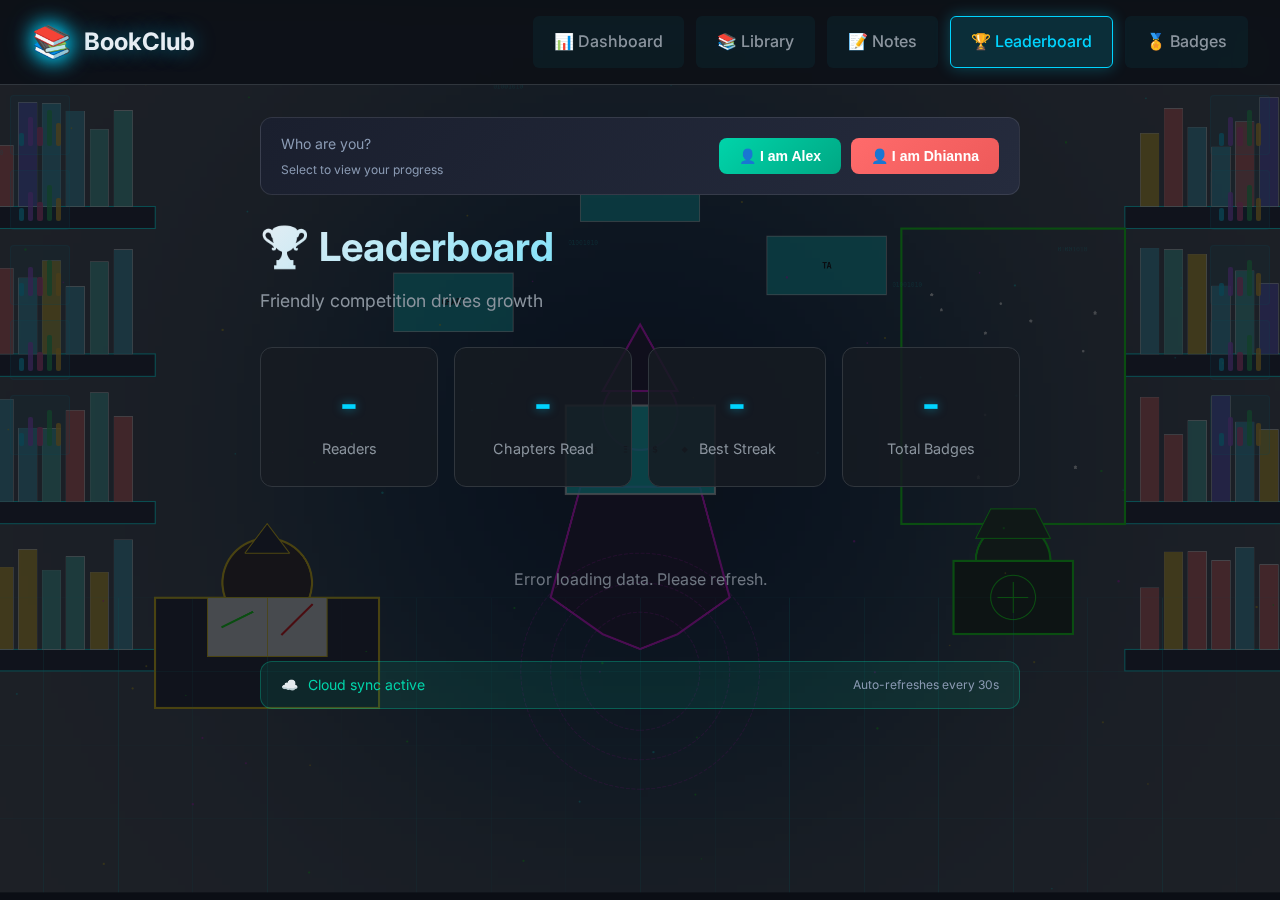
<file: leaderboard.html>
<!DOCTYPE html>
<html lang="en">
<head>
    <meta charset="UTF-8">
    <meta name="viewport" content="width=device-width, initial-scale=1.0">
    <title>Leaderboard | BookClub Transparent</title>
    <link rel="stylesheet" href="css/style.css">
    <link rel="preconnect" href="https://fonts.googleapis.com">
    <link rel="preconnect" href="https://fonts.gstatic.com" crossorigin>
    <link href="https://fonts.googleapis.com/css2?family=Inter:wght@300;400;500;600;700&display=swap" rel="stylesheet">
    <style>
        /* Who Am I Bar */
        .whoami-bar {
            background: linear-gradient(135deg, #1a1f2e 0%, #252b3d 100%);
            padding: 15px 20px;
            border-radius: 12px;
            margin-bottom: 20px;
            display: flex;
            align-items: center;
            justify-content: space-between;
            flex-wrap: wrap;
            gap: 15px;
            border: 1px solid rgba(255,255,255,0.1);
        }
        .whoami-title {
            color: #8b9bb4;
            font-size: 14px;
        }
        .whoami-buttons {
            display: flex;
            gap: 10px;
        }
        .whoami-btn {
            padding: 10px 20px;
            border: none;
            border-radius: 8px;
            cursor: pointer;
            font-weight: 600;
            transition: all 0.3s;
            font-size: 14px;
        }
        .whoami-btn.alex {
            background: linear-gradient(135deg, #00d4aa 0%, #00a884 100%);
            color: white;
        }
        .whoami-btn.alex:hover, .whoami-btn.alex.active {
            box-shadow: 0 0 20px rgba(0, 212, 170, 0.5);
            transform: translateY(-2px);
        }
        .whoami-btn.dhianna {
            background: linear-gradient(135deg, #ff6b6b 0%, #ee5a5a 100%);
            color: white;
        }
        .whoami-btn.dhianna:hover, .whoami-btn.dhianna.active {
            box-shadow: 0 0 20px rgba(255, 107, 107, 0.5);
            transform: translateY(-2px);
        }

        /* Sync Bar */
        .sync-bar {
            background: rgba(0, 212, 170, 0.1);
            border: 1px solid rgba(0, 212, 170, 0.3);
            border-radius: 12px;
            padding: 12px 20px;
            margin-top: 20px;
            display: flex;
            align-items: center;
            justify-content: space-between;
            flex-wrap: wrap;
            gap: 10px;
        }
        .sync-status {
            display: flex;
            align-items: center;
            gap: 10px;
            color: #00d4aa;
            font-size: 14px;
        }

        /* Loading State */
        .loading-state {
            text-align: center;
            padding: 3rem;
            color: var(--text-muted);
        }
        .loading-spinner {
            display: inline-block;
            width: 40px;
            height: 40px;
            border: 3px solid rgba(255,255,255,0.1);
            border-top-color: var(--accent-primary);
            border-radius: 50%;
            animation: spin 1s linear infinite;
            margin-bottom: 1rem;
        }
        @keyframes spin {
            to { transform: rotate(360deg); }
        }

        /* User cards in leaderboard */
        .user-card-alex { border-left: 3px solid #00d4aa; }
        .user-card-dhianna { border-left: 3px solid #ff6b6b; }
    </style>
</head>
<body>
    <!-- Chart Bars -->
    <div class="chart-bars chart-bars-left">
        <div class="chart-bar-group"><div class="chart-bar"></div><div class="chart-bar"></div><div class="chart-bar"></div><div class="chart-bar"></div><div class="chart-bar"></div></div>
        <div class="chart-bar-group"><div class="chart-bar"></div><div class="chart-bar"></div><div class="chart-bar"></div><div class="chart-bar"></div><div class="chart-bar"></div></div>
        <div class="chart-bar-group"><div class="chart-bar"></div><div class="chart-bar"></div><div class="chart-bar"></div><div class="chart-bar"></div><div class="chart-bar"></div></div>
        <div class="chart-bar-group"><div class="chart-bar"></div><div class="chart-bar"></div><div class="chart-bar"></div><div class="chart-bar"></div><div class="chart-bar"></div></div>
        <div class="chart-bar-group"><div class="chart-bar"></div><div class="chart-bar"></div><div class="chart-bar"></div><div class="chart-bar"></div><div class="chart-bar"></div></div>
        <div class="chart-bar-group"><div class="chart-bar"></div><div class="chart-bar"></div><div class="chart-bar"></div><div class="chart-bar"></div><div class="chart-bar"></div></div>
    </div>
    <div class="chart-bars chart-bars-right">
        <div class="chart-bar-group"><div class="chart-bar"></div><div class="chart-bar"></div><div class="chart-bar"></div><div class="chart-bar"></div><div class="chart-bar"></div></div>
        <div class="chart-bar-group"><div class="chart-bar"></div><div class="chart-bar"></div><div class="chart-bar"></div><div class="chart-bar"></div><div class="chart-bar"></div></div>
        <div class="chart-bar-group"><div class="chart-bar"></div><div class="chart-bar"></div><div class="chart-bar"></div><div class="chart-bar"></div><div class="chart-bar"></div></div>
        <div class="chart-bar-group"><div class="chart-bar"></div><div class="chart-bar"></div><div class="chart-bar"></div><div class="chart-bar"></div><div class="chart-bar"></div></div>
        <div class="chart-bar-group"><div class="chart-bar"></div><div class="chart-bar"></div><div class="chart-bar"></div><div class="chart-bar"></div><div class="chart-bar"></div></div>
        <div class="chart-bar-group"><div class="chart-bar"></div><div class="chart-bar"></div><div class="chart-bar"></div><div class="chart-bar"></div><div class="chart-bar"></div></div>
    </div>

    <nav class="navbar">
        <div class="nav-container">
            <a href="index.html" class="nav-logo">
                <span>📚</span>
                <span>BookClub</span>
            </a>
            <button class="nav-toggle" id="navToggle">☰</button>
            <ul class="nav-menu" id="navMenu">
                <li><a href="index.html" class="nav-link">📊 Dashboard</a></li>
                <li><a href="library.html" class="nav-link">📚 Library</a></li>
                <li><a href="notes.html" class="nav-link">📝 Notes</a></li>
                <li><a href="leaderboard.html" class="nav-link active">🏆 Leaderboard</a></li>
                <li><a href="badges.html" class="nav-link">🏅 Badges</a></li>
            </ul>
        </div>
    </nav>

    <main class="main-content">
        <!-- Who Am I Bar -->
        <div class="whoami-bar">
            <div>
                <div class="whoami-title">Who are you?</div>
                <div style="font-size: 12px; color: #8b9bb4; margin-top: 5px;">Select to mark chapters as completed</div>
            </div>
            <div class="whoami-buttons">
                <button class="whoami-btn alex" id="btn-alex" onclick="setWhoAmI('Alex')">👤 I am Alex</button>
                <button class="whoami-btn dhianna" id="btn-dhianna" onclick="setWhoAmI('Dhianna')">👤 I am Dhianna</button>
            </div>
        </div>

        <header class="page-header">
            <h1>🏆 Leaderboard</h1>
            <p class="subtitle">Friendly competition drives growth</p>
        </header>

        <!-- Stats Overview -->
        <div class="stats-overview" id="stats-overview">
            <div class="overview-card">
                <span class="overview-value" id="stat-users">-</span>
                <span class="overview-label">Readers</span>
            </div>
            <div class="overview-card">
                <span class="overview-value" id="stat-chapters">-</span>
                <span class="overview-label">Chapters Read</span>
            </div>
            <div class="overview-card">
                <span class="overview-value" id="stat-streak">-</span>
                <span class="overview-label">Best Streak</span>
            </div>
            <div class="overview-card">
                <span class="overview-value" id="stat-badges">-</span>
                <span class="overview-label">Total Badges</span>
            </div>
        </div>

        <div id="loading-state" class="loading-state">
            <div class="loading-spinner"></div>
            <p>Loading leaderboard...</p>
        </div>

        <!-- Leaderboard Table -->
        <div id="leaderboard-container" style="display: none;">
            <div class="leaderboard-table-container">
                <table class="leaderboard-table">
                    <thead>
                        <tr>
                            <th>Rank</th>
                            <th>Reader</th>
                            <th>Chapters</th>
                            <th>Streak</th>
                            <th>Badges</th>
                        </tr>
                    </thead>
                    <tbody id="leaderboard-body">
                        <!-- Populated by JS -->
                    </tbody>
                </table>
            </div>
        </div>

        <!-- Sync Bar -->
        <div class="sync-bar">
            <div class="sync-status">
                <span>☁️</span>
                <span id="sync-text">Cloud sync active</span>
            </div>
            <span style="font-size: 12px; color: #8b9bb4;">Auto-refreshes every 30s</span>
        </div>
    </main>

    <footer class="footer">
        <p>© 2026 Trading Book Club. Level up your trading knowledge.</p>
    </footer>

    <script src="js/config.js"></script>
    <script src="js/ui-utils.js"></script>
    <script>
        // Using API_URL from config.js
        let currentUser = null;
        let currentUserId = null;
        let usersData = [];
        
        // Session persistence constants
        const SESSION_DURATION_DAYS = 7;
        const SESSION_KEY = 'bookclub_session';
        
        function getStoredSession() {
            try {
                const session = localStorage.getItem(SESSION_KEY);
                if (!session) return null;
                
                const data = JSON.parse(session);
                const now = Date.now();
                const sessionAge = now - data.timestamp;
                const maxAge = SESSION_DURATION_DAYS * 24 * 60 * 60 * 1000;
                
                if (sessionAge > maxAge) {
                    localStorage.removeItem(SESSION_KEY);
                    return null;
                }
                return data;
            } catch (e) {
                return null;
            }
        }
        
        function saveSession(userName, userId) {
            const session = {
                userName: userName,
                userId: userId,
                timestamp: Date.now()
            };
            localStorage.setItem(SESSION_KEY, JSON.stringify(session));
            localStorage.setItem('bookclub_whoami', userName);
        }
        
        function clearSession() {
            localStorage.removeItem(SESSION_KEY);
            localStorage.removeItem('bookclub_whoami');
        }

        function setWhoAmI(name) {
            currentUser = name;
            currentUserId = name === 'Alex' ? 'acro16hunna' : 'Dhianna369';
            saveSession(name, currentUserId);
            showLoggedInBar();
            renderLeaderboard();
        }

        function clearWhoAmI() {
            currentUser = null;
            currentUserId = null;
            clearSession();
            showSelectionUI();
            renderLeaderboard();
        }
        
        function switchUser() {
            clearWhoAmI();
        }

        function updateWhoAmIUI() {
            document.querySelectorAll('.whoami-btn').forEach(btn => btn.classList.remove('active'));
            if (currentUser === 'Alex') {
                document.getElementById('btn-alex')?.classList.add('active');
            } else if (currentUser === 'Dhianna') {
                document.getElementById('btn-dhianna')?.classList.add('active');
            }
        }
        
        function showLoggedInBar() {
            const container = document.querySelector('.whoami-bar');
            const userColor = currentUser === 'Alex' ? '#00d4aa' : '#ff6b6b';
            const isLegacy = !getStoredSession() && localStorage.getItem('bookclub_whoami');
            
            container.innerHTML = `
                <div style="display: flex; align-items: center; gap: 15px; flex: 1;">
                    <div style="font-size: 24px;">${currentUser === 'Alex' ? '👨' : '👩'}</div>
                    <div>
                        <div style="font-weight: 600; color: ${userColor};">
                            Logged in as ${currentUser} ✓
                        </div>
                        <div style="font-size: 12px; color: #6b7a94;">
                            ${isLegacy ? 'Session restored from legacy data' : 'Session active'}
                        </div>
                    </div>
                </div>
                <button class="whoami-btn clear" onclick="switchUser()" style="padding: 10px 20px; font-size: 13px; background: rgba(139, 155, 180, 0.2); color: #8b9bb4; border: none; border-radius: 8px; cursor: pointer; font-weight: 600;">
                    🔄 Switch User
                </button>
            `;
        }
        
        function showSelectionUI() {
            const container = document.querySelector('.whoami-bar');
            container.innerHTML = `
                <div>
                    <div class="whoami-title">Who are you?</div>
                    <div style="font-size: 12px; color: #8b9bb4; margin-top: 5px;">Select to view your progress</div>
                </div>
                <div class="whoami-buttons">
                    <button class="whoami-btn alex" id="btn-alex" onclick="setWhoAmI('Alex')">👤 I am Alex</button>
                    <button class="whoami-btn dhianna" id="btn-dhianna" onclick="setWhoAmI('Dhianna')">👤 I am Dhianna</button>
                </div>
            `;
        }
        
        function initSession() {
            // Check for new session format first
            const session = getStoredSession();
            if (session) {
                currentUser = session.userName;
                currentUserId = session.userId;
                showLoggedInBar();
                return;
            }
            
            // Legacy fallback
            const legacyUser = localStorage.getItem('bookclub_whoami');
            if (legacyUser) {
                currentUser = legacyUser;
                currentUserId = legacyUser === 'Alex' ? 'acro16hunna' : 'Dhianna369';
                // Migrate to new format
                saveSession(currentUser, currentUserId);
                showLoggedInBar();
                return;
            }
            
            // No session - show selection UI (default state)
            showSelectionUI();
        }

        async function loadData() {
            try {
                const response = await fetch(`${API_URL}/users`);
                const users = await response.json();
                
                usersData = users.sort((a, b) => (b.total_chapters_read || 0) - (a.total_chapters_read || 0));
                
                // Calculate stats
                const totalReaders = users.length;
                const totalChapters = users.reduce((sum, u) => sum + (u.total_chapters_read || 0), 0);
                const bestStreak = Math.max(...users.map(u => u.current_streak || 0));
                const totalBadges = users.reduce((sum, u) => sum + ((u.badges && u.badges.length) || 0), 0);
                
                document.getElementById('stat-users').textContent = totalReaders;
                document.getElementById('stat-chapters').textContent = totalChapters;
                document.getElementById('stat-streak').textContent = bestStreak;
                document.getElementById('stat-badges').textContent = totalBadges;
                
                // Render leaderboard
                renderLeaderboard();
                
                document.getElementById('loading-state').style.display = 'none';
                document.getElementById('leaderboard-container').style.display = 'block';
            } catch (e) {
                console.error('Error loading data:', e);
                document.getElementById('loading-state').innerHTML = '<p>Error loading data. Please refresh.</p>';
            }
        }

        function renderLeaderboard() {
            const tbody = document.getElementById('leaderboard-body');
            
            if (usersData.length === 0) {
                tbody.innerHTML = '<tr><td colspan="5" style="text-align: center; padding: 2rem;">No data yet.</td></tr>';
                return;
            }
            
            tbody.innerHTML = usersData.map((user, index) => {
                const rank = index + 1;
                const isAlex = user.discord_id === 'acro16hunna';
                
                let rankDisplay = rank.toString();
                if (rank === 1) rankDisplay = '🥇';
                else if (rank === 2) rankDisplay = '🥈';
                else if (rank === 3) rankDisplay = '🥉';
                
                return `
                    <tr class="${rank <= 3 ? 'top-' + rank : ''} ${isAlex ? 'user-card-alex' : 'user-card-dhianna'}">
                        <td class="rank">${rankDisplay}</td>
                        <td class="user-name">
                            ${isAlex ? '👨' : '👩'} ${user.name}
                        </td>
                        <td class="chapters-count">${user.total_chapters_read || 0}</td>
                        <td class="streak">${user.current_streak > 0 ? '🔥 ' + user.current_streak : '-'}</td>
                        <td class="badges-cell">
                            ${(user.badges || []).map(b => `<span style="margin-right: 4px;">${b}</span>`).join('') || '-'}
                        </td>
                    </tr>
                `;
            }).join('');
        }

        // Mobile Navigation
        document.getElementById('navToggle')?.addEventListener('click', function() {
            document.getElementById('navMenu').classList.toggle('active');
        });
        
        document.querySelectorAll('.nav-link').forEach(link => {
            link.addEventListener('click', () => {
                document.getElementById('navMenu').classList.remove('active');
            });
        });

        // Init
        initSession();
        loadData();
        
        // Auto-refresh every 30 seconds
        setInterval(loadData, 30000);
    </script>
</body>
</html>
</file>
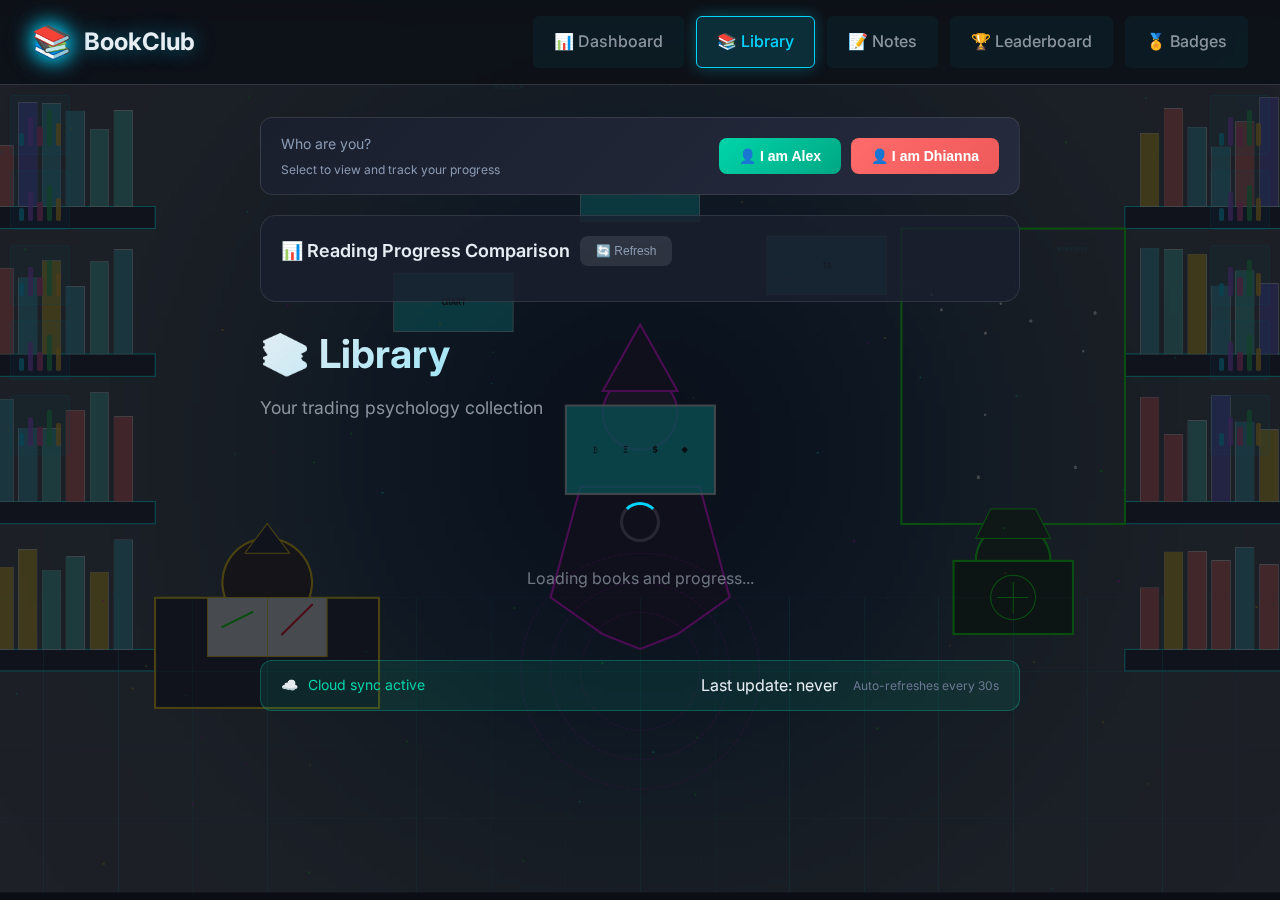
<file: library.html>
<!DOCTYPE html>
<html lang="en">
<head>
    <meta charset="UTF-8">
    <meta name="viewport" content="width=device-width, initial-scale=1.0">
    <title>Library | BookClub Transparent</title>
    <link rel="stylesheet" href="css/style.css">
    <link rel="preconnect" href="https://fonts.googleapis.com">
    <link rel="preconnect" href="https://fonts.gstatic.com" crossorigin>
    <link href="https://fonts.googleapis.com/css2?family=Inter:wght@300;400;500;600;700&display=swap" rel="stylesheet">
    <style>
        .whoami-bar {
            background: linear-gradient(135deg, #1a1f2e 0%, #252b3d 100%);
            padding: 15px 20px;
            border-radius: 12px;
            margin-bottom: 20px;
            display: flex;
            align-items: center;
            justify-content: space-between;
            flex-wrap: wrap;
            gap: 15px;
            border: 1px solid rgba(255,255,255,0.1);
        }
        .whoami-title { color: #8b9bb4; font-size: 14px; }
        .whoami-buttons { display: flex; gap: 10px; }
        .whoami-btn {
            padding: 10px 20px;
            border: none;
            border-radius: 8px;
            cursor: pointer;
            font-weight: 600;
            transition: all 0.3s;
            font-size: 14px;
        }
        .whoami-btn.alex {
            background: linear-gradient(135deg, #00d4aa 0%, #00a884 100%);
            color: white;
        }
        .whoami-btn.alex:hover, .whoami-btn.alex.active {
            box-shadow: 0 0 20px rgba(0, 212, 170, 0.5);
            transform: translateY(-2px);
        }
        .whoami-btn.dhianna {
            background: linear-gradient(135deg, #ff6b6b 0%, #ee5a5a 100%);
            color: white;
        }
        .whoami-btn.dhianna:hover, .whoami-btn.dhianna.active {
            box-shadow: 0 0 20px rgba(255, 107, 107, 0.5);
            transform: translateY(-2px);
        }

        .comparison-section {
            background: rgba(26, 31, 46, 0.8);
            border-radius: 16px;
            padding: 20px;
            margin-bottom: 20px;
            border: 1px solid rgba(255,255,255,0.1);
        }
        .comparison-title {
            font-size: 18px;
            font-weight: 600;
            margin-bottom: 15px;
            display: flex;
            align-items: center;
            gap: 10px;
        }
        .comparison-grid {
            display: grid;
            grid-template-columns: repeat(auto-fit, minmax(320px, 1fr));
            gap: 15px;
        }
        .comparison-card {
            background: linear-gradient(135deg, #252b3d 0%, #1e2331 100%);
            border-radius: 12px;
            padding: 15px;
            border: 1px solid rgba(255,255,255,0.1);
            transition: all 0.3s;
        }
        .comparison-card:hover {
            transform: translateY(-3px);
            box-shadow: 0 10px 30px rgba(0,0,0,0.2);
        }
        .comparison-card.alex-highlight {
            border: 2px solid #00d4aa;
            box-shadow: 0 0 15px rgba(0, 212, 170, 0.3);
        }
        .comparison-card.dhianna-highlight {
            border: 2px solid #ff6b6b;
            box-shadow: 0 0 15px rgba(255, 107, 107, 0.3);
        }
        .comparison-header {
            display: flex;
            align-items: center;
            gap: 10px;
            margin-bottom: 12px;
        }
        .comparison-avatar {
            width: 36px;
            height: 36px;
            border-radius: 50%;
            display: flex;
            align-items: center;
            justify-content: center;
            font-size: 18px;
        }
        .progress-comparison { margin-top: 10px; }
        .progress-row {
            display: flex;
            align-items: center;
            gap: 10px;
            margin-bottom: 8px;
        }
        .progress-label {
            font-size: 12px;
            color: #8b9bb4;
            min-width: 100px;
        }
        .progress-bar-container {
            flex: 1;
            height: 8px;
            background: rgba(255,255,255,0.1);
            border-radius: 4px;
            overflow: hidden;
        }
        .progress-bar-fill {
            height: 100%;
            border-radius: 4px;
            transition: width 0.8s ease-out;
        }
        .progress-bar-fill.alex { background: linear-gradient(90deg, #00d4aa, #00a884); }
        .progress-bar-fill.dhianna { background: linear-gradient(90deg, #ff6b6b, #ee5a5a); }
        .progress-value {
            font-size: 12px;
            color: #8b9bb4;
            min-width: 45px;
            text-align: right;
        }

        .chapter-scores {
            font-size: 11px;
            margin-top: 8px;
            padding: 8px;
            background: rgba(0,0,0,0.2);
            border-radius: 6px;
            max-height: 80px;
            overflow-y: auto;
        }
        .chapter-scores.alex { color: #00d4aa; }
        .chapter-scores.dhianna { color: #ff6b6b; }
        .chapter-score-item {
            display: inline-block;
            margin-right: 10px;
            margin-bottom: 4px;
            padding: 2px 6px;
            background: rgba(255,255,255,0.05);
            border-radius: 4px;
        }
        .chapter-score-item.pass { background: rgba(0, 212, 170, 0.15); }
        .chapter-score-item.fail { background: rgba(255, 107, 107, 0.15); }

        .books-grid {
            display: grid;
            grid-template-columns: repeat(auto-fill, minmax(340px, 1fr));
            gap: 1.5rem;
            margin-top: 2rem;
        }
        .book-card-link { text-decoration: none; color: inherit; }
        .book-card {
            background: var(--bg-card);
            border: 1px solid var(--border-color);
            border-radius: var(--radius-lg);
            padding: 1.5rem;
            transition: all 0.3s;
            backdrop-filter: blur(10px);
            height: 100%;
        }
        .book-card:hover {
            transform: translateY(-5px);
            border-color: var(--accent-primary);
            box-shadow: 0 10px 40px rgba(0, 212, 255, 0.2);
        }
        .book-card-featured {
            position: relative;
            overflow: hidden;
            min-height: 320px;
            display: flex;
            flex-direction: column;
            justify-content: flex-end;
        }
        .book-card-bg {
            position: absolute;
            top: 0; left: 0; right: 0; bottom: 0;
            z-index: 0;
        }
        .book-bg-img {
            width: 100%;
            height: 100%;
            object-fit: cover;
            filter: blur(2px) brightness(0.4);
            transform: scale(1.1);
        }
        .book-bg-overlay {
            position: absolute;
            top: 0; left: 0; right: 0; bottom: 0;
            background: linear-gradient(
                to bottom,
                rgba(13, 17, 23, 0.3) 0%,
                rgba(13, 17, 23, 0.7) 50%,
                rgba(13, 17, 23, 0.95) 100%
            );
        }
        .book-card-content {
            position: relative;
            z-index: 1;
        }
        .book-emoji {
            font-size: 4rem;
            filter: drop-shadow(0 0 10px rgba(0, 212, 255, 0.5));
        }
        .dual-progress { margin-top: 1rem; padding: 12px; background: rgba(0,0,0,0.2); border-radius: 10px; }
        .dual-progress-row { display: flex; align-items: center; gap: 8px; margin-bottom: 8px; }
        .dual-progress-label { font-size: 12px; font-weight: 600; min-width: 65px; }
        .dual-progress-bar { flex: 1; height: 8px; background: rgba(255,255,255,0.1); border-radius: 4px; overflow: hidden; }
        .dual-progress-fill { height: 100%; border-radius: 4px; transition: width 0.8s ease-out; }
        .dual-progress-fill.alex { background: linear-gradient(90deg, #00d4aa, #00a884); }
        .dual-progress-fill.dhianna { background: linear-gradient(90deg, #ff6b6b, #ee5a5a); }
        .dual-progress-value { font-size: 12px; color: #8b9bb4; min-width: 50px; text-align: right; font-weight: 500; }

        .sync-bar {
            background: rgba(0, 212, 170, 0.1);
            border: 1px solid rgba(0, 212, 170, 0.3);
            border-radius: 12px;
            padding: 12px 20px;
            margin-top: 20px;
            display: flex;
            align-items: center;
            justify-content: space-between;
            flex-wrap: wrap;
            gap: 10px;
        }
        .sync-bar.offline {
            background: rgba(255, 107, 107, 0.1);
            border: 1px solid rgba(255, 107, 107, 0.3);
        }
        .sync-status { display: flex; align-items: center; gap: 10px; color: #00d4aa; font-size: 14px; }
        .sync-bar.offline .sync-status { color: #ff6b6b; }

        .loading-state { text-align: center; padding: 3rem; color: var(--text-muted); }
        .loading-spinner {
            display: inline-block;
            width: 40px; height: 40px;
            border: 3px solid rgba(255,255,255,0.1);
            border-top-color: var(--accent-primary);
            border-radius: 50%;
            animation: spin 1s linear infinite;
            margin-bottom: 1rem;
        }
        @keyframes spin { to { transform: rotate(360deg); } }

        .user-highlight-badge {
            display: inline-flex;
            align-items: center;
            gap: 4px;
            padding: 2px 8px;
            border-radius: 12px;
            font-size: 10px;
            font-weight: 600;
            margin-left: 8px;
        }
        .user-highlight-badge.alex { background: rgba(0, 212, 170, 0.2); color: #00d4aa; }
        .user-highlight-badge.dhianna { background: rgba(255, 107, 107, 0.2); color: #ff6b6b; }

        .refresh-btn {
            background: rgba(255,255,255,0.1);
            border: none;
            padding: 8px 16px;
            border-radius: 8px;
            color: #8b9bb4;
            cursor: pointer;
            font-size: 12px;
            display: flex;
            align-items: center;
            gap: 6px;
            transition: all 0.3s;
        }
        .refresh-btn:hover { background: rgba(255,255,255,0.2); color: white; }
        .refresh-btn.spinning { animation: spin 1s linear infinite; }
    </style>
</head>
<body>
    <!-- Chart Bars -->
    <div class="chart-bars chart-bars-left">
        <div class="chart-bar-group"><div class="chart-bar"></div><div class="chart-bar"></div><div class="chart-bar"></div><div class="chart-bar"></div><div class="chart-bar"></div></div>
        <div class="chart-bar-group"><div class="chart-bar"></div><div class="chart-bar"></div><div class="chart-bar"></div><div class="chart-bar"></div><div class="chart-bar"></div></div>
        <div class="chart-bar-group"><div class="chart-bar"></div><div class="chart-bar"></div><div class="chart-bar"></div><div class="chart-bar"></div><div class="chart-bar"></div></div>
        <div class="chart-bar-group"><div class="chart-bar"></div><div class="chart-bar"></div><div class="chart-bar"></div><div class="chart-bar"></div><div class="chart-bar"></div></div>
        <div class="chart-bar-group"><div class="chart-bar"></div><div class="chart-bar"></div><div class="chart-bar"></div><div class="chart-bar"></div><div class="chart-bar"></div></div>
        <div class="chart-bar-group"><div class="chart-bar"></div><div class="chart-bar"></div><div class="chart-bar"></div><div class="chart-bar"></div><div class="chart-bar"></div></div>
    </div>
    <div class="chart-bars chart-bars-right">
        <div class="chart-bar-group"><div class="chart-bar"></div><div class="chart-bar"></div><div class="chart-bar"></div><div class="chart-bar"></div><div class="chart-bar"></div></div>
        <div class="chart-bar-group"><div class="chart-bar"></div><div class="chart-bar"></div><div class="chart-bar"></div><div class="chart-bar"></div><div class="chart-bar"></div></div>
        <div class="chart-bar-group"><div class="chart-bar"></div><div class="chart-bar"></div><div class="chart-bar"></div><div class="chart-bar"></div><div class="chart-bar"></div></div>
        <div class="chart-bar-group"><div class="chart-bar"></div><div class="chart-bar"></div><div class="chart-bar"></div><div class="chart-bar"></div><div class="chart-bar"></div></div>
        <div class="chart-bar-group"><div class="chart-bar"></div><div class="chart-bar"></div><div class="chart-bar"></div><div class="chart-bar"></div><div class="chart-bar"></div></div>
        <div class="chart-bar-group"><div class="chart-bar"></div><div class="chart-bar"></div><div class="chart-bar"></div><div class="chart-bar"></div><div class="chart-bar"></div></div>
    </div>

    <nav class="navbar">
        <div class="nav-container">
            <a href="index.html" class="nav-logo">
                <span>📚</span><span>BookClub</span>
            </a>
            <button class="nav-toggle" id="navToggle">☰</button>
            <ul class="nav-menu" id="navMenu">
                <li><a href="index.html" class="nav-link">📊 Dashboard</a></li>
                <li><a href="library.html" class="nav-link active">📚 Library</a></li>
                <li><a href="notes.html" class="nav-link">📝 Notes</a></li>
                <li><a href="leaderboard.html" class="nav-link">🏆 Leaderboard</a></li>
                <li><a href="badges.html" class="nav-link">🏅 Badges</a></li>
            </ul>
        </div>
    </nav>

    <main class="main-content">
        <div class="whoami-bar" id="whoami-bar">
            <div>
                <div class="whoami-title">Who are you?</div>
                <div style="font-size: 12px; color: #8b9bb4; margin-top: 5px;">Select to view and track your progress</div>
            </div>
            <div class="whoami-buttons">
                <button class="whoami-btn alex" id="btn-alex" onclick="setWhoAmI('Alex')">👤 I am Alex</button>
                <button class="whoami-btn dhianna" id="btn-dhianna" onclick="setWhoAmI('Dhianna')">👤 I am Dhianna</button>
            </div>
        </div>

        <div class="comparison-section">
            <div class="comparison-title">
                📊 Reading Progress Comparison
                <button class="refresh-btn" id="refresh-btn" onclick="manualRefresh()">🔄 Refresh</button>
            </div>
            <div class="comparison-grid" id="comparison-grid"></div>
        </div>

        <header class="page-header">
            <h1>📚 Library</h1>
            <p class="subtitle">Your trading psychology collection</p>
        </header>

        <div id="loading-state" class="loading-state">
            <div class="loading-spinner"></div>
            <p>Loading books and progress...</p>
        </div>

        <div class="books-grid" id="books-grid" style="display: none;"></div>

        <div class="sync-bar" id="sync-bar">
            <div class="sync-status">
                <span>☁️</span>
                <span id="sync-text">Cloud sync active</span>
            </div>
            <div style="display: flex; align-items: center; gap: 15px;">
                <span class="sync-last-update" id="last-update">Last update: never</span>
                <span style="font-size: 12px; color: #6b7a94;">Auto-refreshes every 30s</span>
            </div>
        </div>
    </main>

    <footer class="footer">
        <p>© 2026 Trading Book Club. Level up your trading knowledge.</p>
    </footer>

    <script src="js/config.js"></script>
    <script src="js/ui-utils.js"></script>
    <script src="js/data.js"></script>
    <script src="js/utils.js"></script>
    <script>
        const API_URL = window.BOOKCLUB_CONFIG.API_URL;
        let currentUser = null;
        let currentUserId = null;
        let apiUserData = {};
        let localQuizData = {};
        let booksData = [];
        let chaptersData = [];
        let isOnline = true;
        let lastUpdateTime = null;

        function setWhoAmI(name) {
            currentUser = name;
            currentUserId = name === 'Alex' ? 'acro16hunna' : 'Dhianna369';
            BookClubUI.saveSession(name, currentUserId);
            BookClubUI.showSuccess(`Welcome, ${name}! ✓`);
            showLoggedInBar();
            highlightCurrentUser(name);
            renderComparison();
            renderBooks();
        }

        function clearWhoAmI() {
            currentUser = null;
            currentUserId = null;
            BookClubUI.clearSession();
            showSelectionUI();
            renderComparison();
            renderBooks();
        }
        
        function switchUser() { clearWhoAmI(); }

        function showLoggedInBar() {
            const container = document.getElementById('whoami-bar');
            const userColor = currentUser === 'Alex' ? '#00d4aa' : '#ff6b6b';
            
            container.innerHTML = `
                <div style="display: flex; align-items: center; gap: 15px; flex: 1;">
                    <div style="font-size: 24px;">${currentUser === 'Alex' ? '👨' : '👩'}</div>
                    <div>
                        <div style="font-weight: 600; color: ${userColor};">Logged in as ${currentUser} ✓</div>
                        <div style="font-size: 12px; color: #6b7a94;">Session active</div>
                    </div>
                </div>
                <button class="whoami-btn clear" onclick="switchUser()" style="padding: 10px 20px; font-size: 13px; background: rgba(139, 155, 180, 0.2); color: #8b9bb4; border: none; border-radius: 8px; cursor: pointer; font-weight: 600;">🔄 Switch User</button>
            `;
        }
        
        function showSelectionUI() {
            const container = document.getElementById('whoami-bar');
            container.innerHTML = `
                <div>
                    <div class="whoami-title">Who are you?</div>
                    <div style="font-size: 12px; color: #8b9bb4; margin-top: 5px;">Select to view and track your progress</div>
                </div>
                <div class="whoami-buttons">
                    <button class="whoami-btn alex" id="btn-alex" onclick="setWhoAmI('Alex')">👤 I am Alex</button>
                    <button class="whoami-btn dhianna" id="btn-dhianna" onclick="setWhoAmI('Dhianna')">👤 I am Dhianna</button>
                </div>
            `;
        }
        
        function initSession() {
            const session = BookClubUI.getStoredSession();
            if (session) {
                currentUser = session.userName;
                currentUserId = session.userId;
                showLoggedInBar();
                return;
            }
            const legacyUser = localStorage.getItem('bookclub_whoami');
            if (legacyUser) {
                currentUser = legacyUser;
                currentUserId = legacyUser === 'Alex' ? 'acro16hunna' : 'Dhianna369';
                BookClubUI.saveSession(currentUser, currentUserId);
                showLoggedInBar();
            }
        }

        function highlightCurrentUser(userName) {
            document.querySelectorAll('.comparison-card').forEach(card => {
                card.classList.remove('alex-highlight', 'dhianna-highlight');
            });
            if (userName === 'Alex') {
                document.querySelectorAll('.comparison-card').forEach(card => card.classList.add('alex-highlight'));
            } else if (userName === 'Dhianna') {
                document.querySelectorAll('.comparison-card').forEach(card => card.classList.add('dhianna-highlight'));
            }
        }

        function loadLocalProgress() {
            const progress = {};
            try {
                const quizResults = JSON.parse(localStorage.getItem('bookclub_quiz_results') || '[]');
                quizResults.forEach(result => {
                    const userId = BookClubUI.normalizeUserId(result.userId);
                    if (!progress[userId]) progress[userId] = {};
                    progress[userId][result.chapterId] = {
                        completed: true, score: result.score || 0, total: result.total || 10,
                        percentage: result.percentage || 0, completedAt: result.completedAt
                    };
                });
            } catch (e) { console.error('Error loading quiz results:', e); }
            return progress;
        }

        async function loadUserDataFromAPI(userId) {
            try {
                const response = await fetch(`${API_URL}/user/${userId}`, {
                    headers: { 'Accept': 'application/json', 'Content-Type': 'application/json' }
                });
                if (!response.ok) throw new Error(`API returned ${response.status}`);
                return await response.json();
            } catch (e) {
                console.warn(`Failed to load ${userId} from API:`, e);
                return null;
            }
        }

        async function loadLibraryProgress() {
            BookClubUI.updateSyncStatus('Loading...', 'syncing');
            
            try {
                const [alexData, dhiannaData] = await Promise.allSettled([
                    loadUserDataFromAPI('acro16hunna'),
                    loadUserDataFromAPI('Dhianna369')
                ]);
                
                if (alexData.status === 'fulfilled' && alexData.value) apiUserData['acro16hunna'] = alexData.value;
                if (dhiannaData.status === 'fulfilled' && dhiannaData.value) apiUserData['Dhianna369'] = dhiannaData.value;
                
                if ((alexData.status === 'fulfilled' && alexData.value) || 
                    (dhiannaData.status === 'fulfilled' && dhiannaData.value)) {
                    isOnline = true;
                    BookClubUI.updateSyncStatus('Cloud sync active', 'online');
                } else {
                    throw new Error('Both API calls failed');
                }
            } catch (e) {
                isOnline = false;
                localQuizData = loadLocalProgress();
                BookClubUI.updateSyncStatus('Offline mode (localStorage)', 'offline');
            }
            
            lastUpdateTime = new Date();
            document.getElementById('last-update').textContent = `Last update: ${lastUpdateTime.toLocaleTimeString()}`;
            
            renderComparison();
            renderBooks();
        }

        function getQuizResultWithFallback(chapterId, userId) {
            const normalizedUserId = BookClubUI.normalizeUserId(userId);
            const apiData = apiUserData[normalizedUserId];
            if (apiData?.progress?.[chapterId]) {
                const p = apiData.progress[chapterId];
                return { completed: p.completed, score: p.quiz_score || 0, total: p.quiz_total || 10, percentage: p.quiz_percentage || 0, source: 'api' };
            }
            if (localQuizData[normalizedUserId]?.[chapterId]) return { ...localQuizData[normalizedUserId][chapterId], source: 'local' };
            return null;
        }

        function calculateBookProgress(bookId, userId) {
            const bookChapters = chaptersData.filter(c => c.book_id === bookId);
            const total = bookChapters.length;
            let completed = 0;
            const chapterDetails = [];
            
            for (const chapter of bookChapters) {
                const quizResult = getQuizResultWithFallback(chapter.id, userId);
                if (quizResult?.completed) {
                    completed++;
                    chapterDetails.push({ chapterNum: chapter.number, score: quizResult.score, total: quizResult.total, percentage: quizResult.percentage, passed: quizResult.percentage >= 70 });
                }
            }
            return { completed, total, percentage: total > 0 ? Math.round((completed / total) * 100) : 0, chapterDetails };
        }

        function formatChapterDetails(details, colorClass) {
            if (details.length === 0) return '<span style="opacity: 0.6;">No chapters completed yet</span>';
            return details.map(d => {
                const passClass = d.passed ? 'pass' : 'fail';
                const icon = d.passed ? '✓' : '✗';
                return `<span class="chapter-score-item ${passClass}">Ch${d.chapterNum}: ${d.score}/${d.total} ${icon}</span>`;
            }).join('');
        }

        function renderComparison() {
            const container = document.getElementById('comparison-grid');
            container.innerHTML = '';

            booksData.forEach(book => {
                const alexProgress = calculateBookProgress(book.id, 'acro16hunna');
                const dhiannaProgress = calculateBookProgress(book.id, 'Dhianna369');
                const alexDetails = formatChapterDetails(alexProgress.chapterDetails, 'alex');
                const dhiannaDetails = formatChapterDetails(dhiannaProgress.chapterDetails, 'dhianna');
                
                let highlightClass = '';
                if (currentUser === 'Alex') highlightClass = 'alex-highlight';
                else if (currentUser === 'Dhianna') highlightClass = 'dhianna-highlight';
                
                const card = document.createElement('div');
                card.className = `comparison-card ${highlightClass}`;
                card.innerHTML = `
                    <div class="comparison-header">
                        <span style="font-size: 24px;">${book.emoji || '📖'}</span>
                        <div class="comparison-name">${book.title}</div>
                    </div>
                    <div class="progress-comparison">
                        <div class="progress-row">
                            <span class="progress-label">Alex</span>
                            <div class="progress-bar-container"><div class="progress-bar-fill alex" style="width: ${alexProgress.percentage}%"></div></div>
                            <span class="progress-value">${alexProgress.completed}/${alexProgress.total}</span>
                        </div>
                        <div class="chapter-scores alex">${alexDetails}</div>
                        <div class="progress-row" style="margin-top: 12px;">
                            <span class="progress-label">Dhianna</span>
                            <div class="progress-bar-container"><div class="progress-bar-fill dhianna" style="width: ${dhiannaProgress.percentage}%"></div></div>
                            <span class="progress-value">${dhiannaProgress.completed}/${dhiannaProgress.total}</span>
                        </div>
                        <div class="chapter-scores dhianna">${dhiannaDetails}</div>
                    </div>
                `;
                container.appendChild(card);
            });
        }

        function renderBooks() {
            const container = document.getElementById('books-grid');
            container.innerHTML = '';

            booksData.forEach((book, index) => {
                const alexProgress = calculateBookProgress(book.id, 'acro16hunna');
                const dhiannaProgress = calculateBookProgress(book.id, 'Dhianna369');
                const bookChapters = chaptersData.filter(c => c.book_id === book.id);

                const bookCard = document.createElement('a');
                bookCard.href = `book.html?id=${book.id}`;
                bookCard.className = 'book-card-link';

                const alexChaptersDetail = alexProgress.chapterDetails.map(d => `Ch${d.chapterNum}: ${d.score}/${d.total} ${d.passed ? '✓' : '✗'}`).join(' • ') || 'No chapters completed';
                const dhiannaChaptersDetail = dhiannaProgress.chapterDetails.map(d => `Ch${d.chapterNum}: ${d.score}/${d.total} ${d.passed ? '✓' : '✗'}`).join(' • ') || 'No chapters completed';
                
                let userBadge = '';
                if (currentUser === 'Alex') userBadge = '<span class="user-highlight-badge alex">● You</span>';
                else if (currentUser === 'Dhianna') userBadge = '<span class="user-highlight-badge dhianna">● You</span>';

                const bookCovers = {
                    1: 'images/thinking-in-bets-cover.png',
                    2: 'images/hour-between-dog-wolf-cover.png',
                    3: 'images/80-80-marriage-cover.png'
                };
                
                bookCard.innerHTML = `
                    <div class="book-card book-card-featured animate-on-load" style="animation-delay: ${index * 100}ms">
                        <div class="book-card-bg">
                            <img src="${bookCovers[book.id] || 'images/default-book-cover.png'}" alt="${book.title}" class="book-bg-img">
                            <div class="book-bg-overlay"></div>
                        </div>
                        <div class="book-card-content">
                            <h3 style="font-size: 1.4rem; font-weight: 700; margin-bottom: 0.5rem; color: white; text-shadow: 0 2px 10px rgba(0,0,0,0.8);">${book.title} ${userBadge}</h3>
                            <p style="color: #ff8c42; font-size: 1rem; font-weight: 600; margin-bottom: 0.75rem; text-shadow: 0 2px 8px rgba(0,0,0,0.8);">${book.author}</p>
                            <p style="color: #8b9bb4; font-size: 0.9rem; line-height: 1.5; margin-bottom: 1rem; text-shadow: 0 1px 4px rgba(0,0,0,0.8);">${book.description.substring(0, 100)}${book.description.length > 100 ? '...' : ''}</p>
                            <div class="dual-progress">
                                <div class="dual-progress-row">
                                    <span class="dual-progress-label" style="color: #00d4aa;">Alex</span>
                                    <div class="dual-progress-bar"><div class="dual-progress-fill alex" style="width: ${alexProgress.percentage}%"></div></div>
                                    <span class="dual-progress-value">${alexProgress.percentage}% (${alexProgress.completed}/${bookChapters.length})</span>
                                </div>
                                <div style="font-size: 10px; color: #00d4aa; margin-top: 4px; max-height: 40px; overflow: hidden;">${alexChaptersDetail}</div>
                                <div class="dual-progress-row" style="margin-top: 10px;">
                                    <span class="dual-progress-label" style="color: #ff6b6b;">Dhianna</span>
                                    <div class="dual-progress-bar"><div class="dual-progress-fill dhianna" style="width: ${dhiannaProgress.percentage}%"></div></div>
                                    <span class="dual-progress-value">${dhiannaProgress.percentage}% (${dhiannaProgress.completed}/${bookChapters.length})</span>
                                </div>
                                <div style="font-size: 10px; color: #ff6b6b; margin-top: 4px; max-height: 40px; overflow: hidden;">${dhiannaChaptersDetail}</div>
                            </div>
                        </div>
                    </div>
                `;
                container.appendChild(bookCard);
            });

            document.getElementById('loading-state').style.display = 'none';
            container.style.display = 'grid';
            BookClubUI.animateProgressBars();
        }

        async function manualRefresh() {
            const btn = document.getElementById('refresh-btn');
            btn.classList.add('spinning');
            await loadLibraryProgress();
            btn.classList.remove('spinning');
            BookClubUI.showSuccess('Data refreshed!');
        }

        document.getElementById('navToggle')?.addEventListener('click', () => {
            document.getElementById('navMenu').classList.toggle('active');
        });
        
        document.querySelectorAll('.nav-link').forEach(link => {
            link.addEventListener('click', () => document.getElementById('navMenu').classList.remove('active'));
        });

        initSession();
        loadLibraryProgress();
        
        // Load chapters from data
        chaptersData = BOOKCLUB_DATA?.chapters || [];
        booksData = BOOKCLUB_DATA?.books || [];
        if (booksData.length === 0) {
            fetch(`${API_URL}/books`).then(r => r.json()).then(data => {
                booksData = data;
                renderComparison();
                renderBooks();
            });
        }
        
        BookClubUI.animateOnLoad();
        setInterval(loadLibraryProgress, 30000);
    </script>
</body>
</html>
</file>
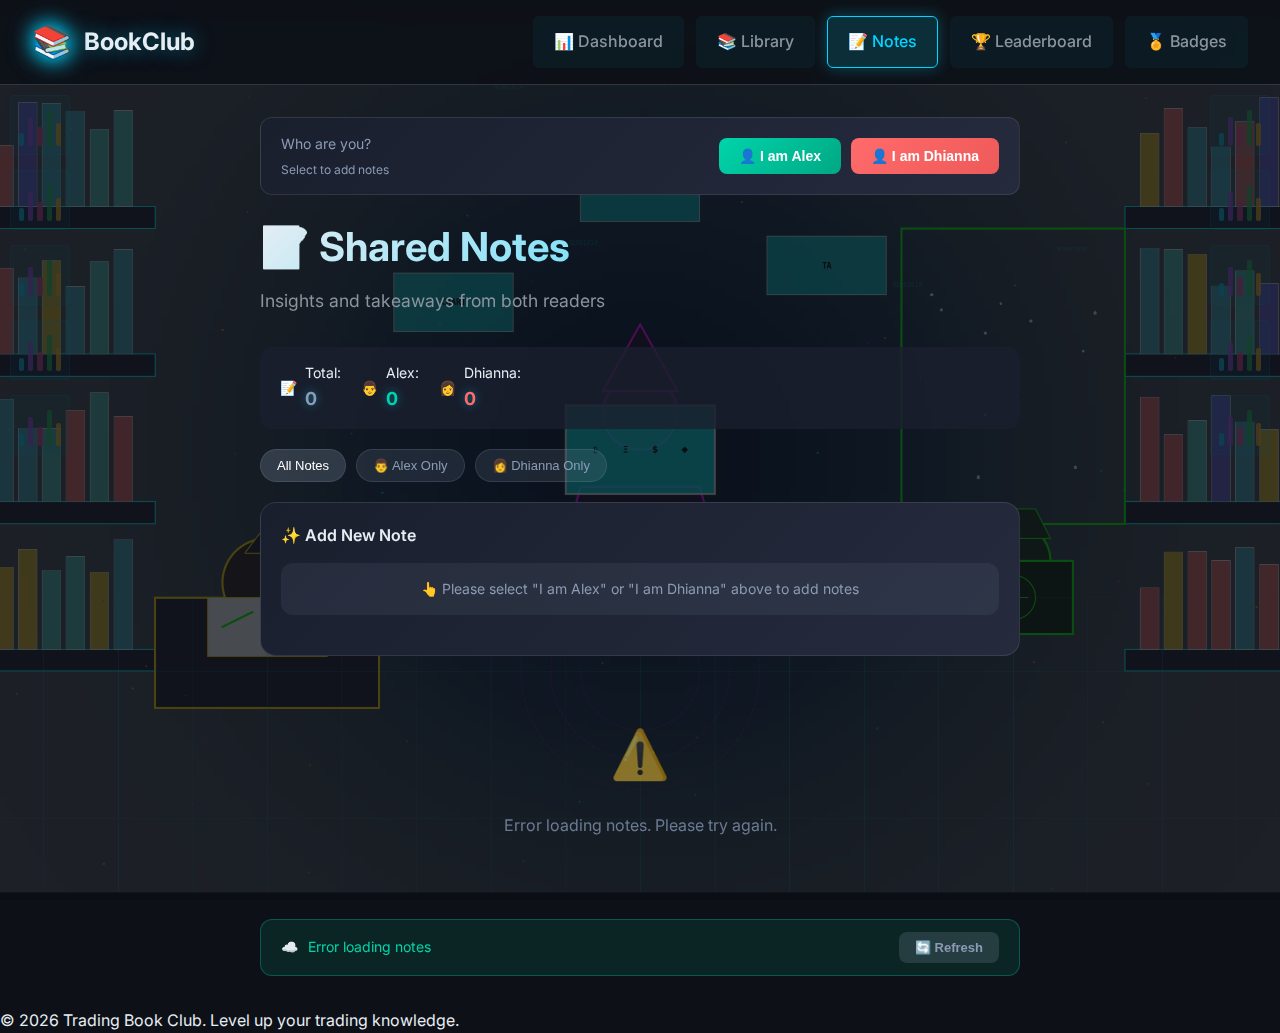
<file: notes.html>
<!DOCTYPE html>
<html lang="en">
<head>
    <meta charset="UTF-8">
    <meta name="viewport" content="width=device-width, initial-scale=1.0">
    <title>Notes | BookClub Transparent</title>
    <link rel="stylesheet" href="css/style.css">
    <link rel="preconnect" href="https://fonts.googleapis.com">
    <link rel="preconnect" href="https://fonts.gstatic.com" crossorigin>
    <link href="https://fonts.googleapis.com/css2?family=Inter:wght@300;400;500;600;700&display=swap" rel="stylesheet">
    <style>
        /* Who Am I Bar */
        .whoami-bar {
            background: linear-gradient(135deg, #1a1f2e 0%, #252b3d 100%);
            padding: 15px 20px;
            border-radius: 12px;
            margin-bottom: 20px;
            display: flex;
            align-items: center;
            justify-content: space-between;
            flex-wrap: wrap;
            gap: 15px;
            border: 1px solid rgba(255,255,255,0.1);
        }
        .whoami-title {
            color: #8b9bb4;
            font-size: 14px;
        }
        .whoami-buttons {
            display: flex;
            gap: 10px;
        }
        .whoami-btn {
            padding: 10px 20px;
            border: none;
            border-radius: 8px;
            cursor: pointer;
            font-weight: 600;
            transition: all 0.3s;
            font-size: 14px;
        }
        .whoami-btn.alex {
            background: linear-gradient(135deg, #00d4aa 0%, #00a884 100%);
            color: white;
        }
        .whoami-btn.alex:hover, .whoami-btn.alex.active {
            box-shadow: 0 0 20px rgba(0, 212, 170, 0.5);
            transform: translateY(-2px);
        }
        .whoami-btn.dhianna {
            background: linear-gradient(135deg, #ff6b6b 0%, #ee5a5a 100%);
            color: white;
        }
        .whoami-btn.dhianna:hover, .whoami-btn.dhianna.active {
            box-shadow: 0 0 20px rgba(255, 107, 107, 0.5);
            transform: translateY(-2px);
        }
        .whoami-btn.clear {
            background: rgba(139, 155, 180, 0.2);
            color: #8b9bb4;
        }
        .whoami-btn.clear:hover {
            background: rgba(139, 155, 180, 0.3);
        }

        /* Sync Bar */
        .sync-bar {
            background: rgba(0, 212, 170, 0.1);
            border: 1px solid rgba(0, 212, 170, 0.3);
            border-radius: 12px;
            padding: 12px 20px;
            margin-top: 20px;
            display: flex;
            align-items: center;
            justify-content: space-between;
            flex-wrap: wrap;
            gap: 10px;
        }
        .sync-status {
            display: flex;
            align-items: center;
            gap: 10px;
            color: #00d4aa;
            font-size: 14px;
        }

        /* Notes Styles */
        .notes-container {
            display: flex;
            flex-direction: column;
            gap: 20px;
        }

        .add-note-card {
            background: linear-gradient(135deg, #1a1f2e 0%, #252b3d 100%);
            border-radius: 16px;
            padding: 20px;
            border: 1px solid rgba(255,255,255,0.1);
        }

        .add-note-title {
            font-size: 16px;
            font-weight: 600;
            margin-bottom: 15px;
            display: flex;
            align-items: center;
            gap: 10px;
        }

        .note-input-group {
            display: flex;
            flex-direction: column;
            gap: 12px;
        }

        .note-textarea {
            background: rgba(0,0,0,0.3);
            border: 1px solid rgba(255,255,255,0.1);
            border-radius: 12px;
            padding: 15px;
            color: white;
            font-family: inherit;
            font-size: 14px;
            resize: vertical;
            min-height: 100px;
        }

        .note-textarea:focus {
            outline: none;
            border-color: rgba(0, 212, 170, 0.5);
        }

        .note-textarea::placeholder {
            color: #6b7a94;
        }

        .note-select {
            background: rgba(0,0,0,0.3);
            border: 1px solid rgba(255,255,255,0.1);
            border-radius: 8px;
            padding: 12px 15px;
            color: white;
            font-family: inherit;
            font-size: 14px;
            cursor: pointer;
        }

        .note-select:focus {
            outline: none;
            border-color: rgba(0, 212, 170, 0.5);
        }

        .note-select option {
            background: #1a1f2e;
            color: white;
        }

        .add-note-btn {
            background: linear-gradient(135deg, #00d4aa 0%, #00a884 100%);
            color: white;
            border: none;
            padding: 14px 24px;
            border-radius: 10px;
            font-weight: 600;
            font-size: 15px;
            cursor: pointer;
            transition: all 0.3s;
            display: flex;
            align-items: center;
            justify-content: center;
            gap: 8px;
        }

        .add-note-btn:hover:not(:disabled) {
            transform: translateY(-2px);
            box-shadow: 0 5px 20px rgba(0, 212, 170, 0.4);
        }

        .add-note-btn:disabled {
            opacity: 0.5;
            cursor: not-allowed;
        }

        .notes-list {
            display: flex;
            flex-direction: column;
            gap: 15px;
        }

        .note-card {
            border-radius: 16px;
            padding: 20px;
            border: 1px solid rgba(255,255,255,0.1);
            transition: transform 0.2s;
        }

        .note-card:hover {
            transform: translateY(-2px);
        }

        .note-card.alex {
            background: linear-gradient(135deg, rgba(0, 212, 170, 0.1) 0%, rgba(0, 168, 132, 0.05) 100%);
            border-left: 4px solid #00d4aa;
        }

        .note-card.dhianna {
            background: linear-gradient(135deg, rgba(255, 107, 107, 0.1) 0%, rgba(238, 90, 90, 0.05) 100%);
            border-left: 4px solid #ff6b6b;
        }

        .note-header {
            display: flex;
            justify-content: space-between;
            align-items: flex-start;
            margin-bottom: 12px;
            flex-wrap: wrap;
            gap: 10px;
        }

        .note-author {
            display: flex;
            align-items: center;
            gap: 10px;
        }

        .note-author-avatar {
            width: 36px;
            height: 36px;
            border-radius: 50%;
            display: flex;
            align-items: center;
            justify-content: center;
            font-size: 18px;
        }

        .note-card.alex .note-author-avatar {
            background: rgba(0, 212, 170, 0.2);
        }

        .note-card.dhianna .note-author-avatar {
            background: rgba(255, 107, 107, 0.2);
        }

        .note-author-name {
            font-weight: 600;
            font-size: 15px;
        }

        .note-card.alex .note-author-name {
            color: #00d4aa;
        }

        .note-card.dhianna .note-author-name {
            color: #ff6b6b;
        }

        .note-meta {
            font-size: 12px;
            color: #6b7a94;
        }

        .note-actions {
            display: flex;
            gap: 8px;
        }

        .note-delete-btn {
            background: rgba(255, 107, 107, 0.2);
            color: #ff6b6b;
            border: none;
            padding: 8px 14px;
            border-radius: 8px;
            font-size: 12px;
            font-weight: 600;
            cursor: pointer;
            transition: all 0.2s;
        }

        .note-delete-btn:hover {
            background: #ff6b6b;
            color: white;
        }

        .note-delete-btn:disabled {
            opacity: 0.3;
            cursor: not-allowed;
        }

        .note-content {
            color: #e0e6f0;
            line-height: 1.6;
            font-size: 14px;
            white-space: pre-wrap;
        }

        .note-chapter-tag {
            display: inline-flex;
            align-items: center;
            gap: 6px;
            background: rgba(139, 155, 180, 0.15);
            padding: 6px 12px;
            border-radius: 20px;
            font-size: 12px;
            color: #8b9bb4;
            margin-bottom: 12px;
        }

        .empty-notes {
            text-align: center;
            padding: 60px 20px;
            color: #6b7a94;
        }

        .empty-notes-icon {
            font-size: 48px;
            margin-bottom: 20px;
            opacity: 0.5;
        }

        .login-prompt {
            background: rgba(139, 155, 180, 0.1);
            border-radius: 12px;
            padding: 15px 20px;
            text-align: center;
            color: #8b9bb4;
            font-size: 14px;
            margin-bottom: 20px;
        }

        .notes-filter {
            display: flex;
            gap: 10px;
            margin-bottom: 20px;
            flex-wrap: wrap;
        }

        .filter-btn {
            background: rgba(139, 155, 180, 0.15);
            border: 1px solid rgba(139, 155, 180, 0.2);
            color: #8b9bb4;
            padding: 8px 16px;
            border-radius: 20px;
            font-size: 13px;
            cursor: pointer;
            transition: all 0.2s;
        }

        .filter-btn:hover, .filter-btn.active {
            background: rgba(139, 155, 180, 0.25);
            color: white;
        }

        .filter-btn.alex.active {
            background: rgba(0, 212, 170, 0.2);
            border-color: rgba(0, 212, 170, 0.4);
            color: #00d4aa;
        }

        .filter-btn.dhianna.active {
            background: rgba(255, 107, 107, 0.2);
            border-color: rgba(255, 107, 107, 0.4);
            color: #ff6b6b;
        }

        .notes-stats {
            display: flex;
            gap: 20px;
            margin-bottom: 20px;
            padding: 15px 20px;
            background: rgba(26, 31, 46, 0.8);
            border-radius: 12px;
        }

        .stat-item {
            display: flex;
            align-items: center;
            gap: 8px;
            font-size: 14px;
        }

        .stat-value {
            font-weight: 700;
            font-size: 18px;
        }

        .stat-value.alex { color: #00d4aa; }
        .stat-value.dhianna { color: #ff6b6b; }
        .stat-value.total { color: #8b9bb4; }
    </style>
</head>
<body>
    <!-- Chart Bars -->
    <div class="chart-bars chart-bars-left">
        <div class="chart-bar-group"><div class="chart-bar"></div><div class="chart-bar"></div><div class="chart-bar"></div><div class="chart-bar"></div><div class="chart-bar"></div></div>
        <div class="chart-bar-group"><div class="chart-bar"></div><div class="chart-bar"></div><div class="chart-bar"></div><div class="chart-bar"></div><div class="chart-bar"></div></div>
        <div class="chart-bar-group"><div class="chart-bar"></div><div class="chart-bar"></div><div class="chart-bar"></div><div class="chart-bar"></div><div class="chart-bar"></div></div>
        <div class="chart-bar-group"><div class="chart-bar"></div><div class="chart-bar"></div><div class="chart-bar"></div><div class="chart-bar"></div><div class="chart-bar"></div></div>
        <div class="chart-bar-group"><div class="chart-bar"></div><div class="chart-bar"></div><div class="chart-bar"></div><div class="chart-bar"></div><div class="chart-bar"></div></div>
        <div class="chart-bar-group"><div class="chart-bar"></div><div class="chart-bar"></div><div class="chart-bar"></div><div class="chart-bar"></div><div class="chart-bar"></div></div>
    </div>
    <div class="chart-bars chart-bars-right">
        <div class="chart-bar-group"><div class="chart-bar"></div><div class="chart-bar"></div><div class="chart-bar"></div><div class="chart-bar"></div><div class="chart-bar"></div></div>
        <div class="chart-bar-group"><div class="chart-bar"></div><div class="chart-bar"></div><div class="chart-bar"></div><div class="chart-bar"></div><div class="chart-bar"></div></div>
        <div class="chart-bar-group"><div class="chart-bar"></div><div class="chart-bar"></div><div class="chart-bar"></div><div class="chart-bar"></div><div class="chart-bar"></div></div>
        <div class="chart-bar-group"><div class="chart-bar"></div><div class="chart-bar"></div><div class="chart-bar"></div><div class="chart-bar"></div><div class="chart-bar"></div></div>
        <div class="chart-bar-group"><div class="chart-bar"></div><div class="chart-bar"></div><div class="chart-bar"></div><div class="chart-bar"></div><div class="chart-bar"></div></div>
        <div class="chart-bar-group"><div class="chart-bar"></div><div class="chart-bar"></div><div class="chart-bar"></div><div class="chart-bar"></div><div class="chart-bar"></div></div>
    </div>

    <nav class="navbar">
        <div class="nav-container">
            <a href="index.html" class="nav-logo">
                <span>📚</span>
                <span>BookClub</span>
            </a>
            <button class="nav-toggle" id="navToggle">☰</button>
            <ul class="nav-menu" id="navMenu">
                <li><a href="index.html" class="nav-link">📊 Dashboard</a></li>
                <li><a href="library.html" class="nav-link">📚 Library</a></li>
                <li><a href="notes.html" class="nav-link active">📝 Notes</a></li>
                <li><a href="leaderboard.html" class="nav-link">🏆 Leaderboard</a></li>
                <li><a href="badges.html" class="nav-link">🏅 Badges</a></li>
            </ul>
        </div>
    </nav>

    <main class="main-content">
        <!-- Who Am I Bar -->
        <div class="whoami-bar" id="whoami-bar">
            <div>
                <div class="whoami-title">Who are you?</div>
                <div style="font-size: 12px; color: #8b9bb4; margin-top: 5px;">Select to add notes</div>
            </div>
            <div class="whoami-buttons">
                <button class="whoami-btn alex" id="btn-alex" onclick="setWhoAmI('Alex')">👤 I am Alex</button>
                <button class="whoami-btn dhianna" id="btn-dhianna" onclick="setWhoAmI('Dhianna')">👤 I am Dhianna</button>
            </div>
        </div>

        <header class="page-header">
            <h1>📝 Shared Notes</h1>
            <p class="subtitle">Insights and takeaways from both readers</p>
        </header>

        <!-- Stats -->
        <div class="notes-stats" id="notes-stats">
            <div class="stat-item">
                <span>📝</span>
                <span>Total: <span class="stat-value total" id="stat-total">0</span></span>
            </div>
            <div class="stat-item">
                <span>👨</span>
                <span>Alex: <span class="stat-value alex" id="stat-alex">0</span></span>
            </div>
            <div class="stat-item">
                <span>👩</span>
                <span>Dhianna: <span class="stat-value dhianna" id="stat-dhianna">0</span></span>
            </div>
        </div>

        <!-- Filter Buttons -->
        <div class="notes-filter">
            <button class="filter-btn active" onclick="filterNotes('all')" id="filter-all">All Notes</button>
            <button class="filter-btn alex" onclick="filterNotes('alex')" id="filter-alex">👨 Alex Only</button>
            <button class="filter-btn dhianna" onclick="filterNotes('dhianna')" id="filter-dhianna">👩 Dhianna Only</button>
        </div>

        <!-- Add Note Section -->
        <div class="add-note-card" id="add-note-section">
            <div class="add-note-title">✨ Add New Note</div>
            <div class="login-prompt" id="login-prompt" style="display: none;">
                👆 Please select "I am Alex" or "I am Dhianna" above to add notes
            </div>
            <div class="note-input-group" id="note-form" style="display: none;">
                <select class="note-select" id="chapter-select">
                    <option value="">📚 Select a chapter...</option>
                </select>
                <textarea class="note-textarea" id="note-text" placeholder="💭 Share your insights, key takeaways, or questions about this chapter..."></textarea>
                <button class="add-note-btn" onclick="addNote()">
                    <span>💾</span>
                    <span>Save Note</span>
                </button>
            </div>
        </div>

        <!-- Notes List -->
        <div class="notes-list" id="notes-list">
            <div class="empty-notes">
                <div class="empty-notes-icon">📝</div>
                <p>Loading notes...</p>
            </div>
        </div>

        <!-- Sync Bar -->
        <div class="sync-bar">
            <div class="sync-status">
                <span>☁️</span>
                <span id="sync-text">Cloud sync active</span>
            </div>
            <button class="whoami-btn clear" onclick="loadNotes()" style="padding: 8px 16px; font-size: 13px;">
                🔄 Refresh
            </button>
        </div>
    </main>

    <footer class="footer">
        <p>© 2026 Trading Book Club. Level up your trading knowledge.</p>
    </footer>

    <script src="js/config.js"></script>
    <script src="js/ui-utils.js"></script>
    <script>
        // Using API_URL from config.js
        let currentUser = null;
        let currentUserId = null;
        let allNotes = [];
        let currentFilter = 'all';
        let booksData = [];
        
        // Session persistence constants
        const SESSION_DURATION_DAYS = 7;
        const SESSION_KEY = 'bookclub_session';
        
        function getStoredSession() {
            try {
                const session = localStorage.getItem(SESSION_KEY);
                if (!session) return null;
                
                const data = JSON.parse(session);
                const now = Date.now();
                const sessionAge = now - data.timestamp;
                const maxAge = SESSION_DURATION_DAYS * 24 * 60 * 60 * 1000;
                
                if (sessionAge > maxAge) {
                    localStorage.removeItem(SESSION_KEY);
                    return null;
                }
                return data;
            } catch (e) {
                return null;
            }
        }
        
        function saveSession(userName, userId) {
            const session = {
                userName: userName,
                userId: userId,
                timestamp: Date.now()
            };
            localStorage.setItem(SESSION_KEY, JSON.stringify(session));
            localStorage.setItem('bookclub_whoami', userName);
        }
        
        function clearSession() {
            localStorage.removeItem(SESSION_KEY);
            localStorage.removeItem('bookclub_whoami');
        }

        function setWhoAmI(name) {
            currentUser = name;
            currentUserId = name === 'Alex' ? 'acro16hunna' : 'Dhianna369';
            saveSession(name, currentUserId);
            updateUI();
        }

        function clearWhoAmI() {
            currentUser = null;
            currentUserId = null;
            clearSession();
            updateUI();
        }
        
        function switchUser() {
            clearWhoAmI();
            document.querySelector('.whoami-buttons').style.display = 'flex';
            document.getElementById('whoami-bar').innerHTML = `
                <div>
                    <div class="whoami-title">Who are you?</div>
                    <div style="font-size: 12px; color: #8b9bb4; margin-top: 5px;">Select to add notes</div>
                </div>
                <div class="whoami-buttons">
                    <button class="whoami-btn alex" id="btn-alex" onclick="setWhoAmI('Alex')">👤 I am Alex</button>
                    <button class="whoami-btn dhianna" id="btn-dhianna" onclick="setWhoAmI('Dhianna')">👤 I am Dhianna</button>
                </div>
            `;
        }

        function updateWhoAmIUI() {
            document.querySelectorAll('.whoami-btn').forEach(btn => btn.classList.remove('active'));
            
            if (currentUser === 'Alex') {
                document.getElementById('btn-alex')?.classList.add('active');
            } else if (currentUser === 'Dhianna') {
                document.getElementById('btn-dhianna')?.classList.add('active');
            }
        }
        
        function showLoggedInBar() {
            const container = document.getElementById('whoami-bar');
            const userColor = currentUser === 'Alex' ? '#00d4aa' : '#ff6b6b';
            
            container.innerHTML = `
                <div style="display: flex; align-items: center; gap: 15px; flex: 1;">
                    <div style="font-size: 24px;">${currentUser === 'Alex' ? '👨' : '👩'}</div>
                    <div>
                        <div style="font-weight: 600; color: ${userColor};">
                            Logged in as ${currentUser} ✓
                        </div>
                        <div style="font-size: 12px; color: #6b7a94;">
                            You can add and delete your own notes
                        </div>
                    </div>
                </div>
                <button class="whoami-btn clear" onclick="switchUser()" style="padding: 10px 20px; font-size: 13px;">
                    🔄 Switch User
                </button>
            `;
        }

        function updateUI() {
            // Update Who Am I section
            if (currentUser) {
                showLoggedInBar();
                document.getElementById('login-prompt').style.display = 'none';
                document.getElementById('note-form').style.display = 'flex';
            } else {
                document.getElementById('login-prompt').style.display = 'block';
                document.getElementById('note-form').style.display = 'none';
            }
        }
        
        function initSession() {
            const session = getStoredSession();
            if (session) {
                currentUser = session.userName;
                currentUserId = session.userId;
            } else {
                const legacyUser = localStorage.getItem('bookclub_whoami');
                if (legacyUser) {
                    currentUser = legacyUser;
                    currentUserId = legacyUser === 'Alex' ? 'acro16hunna' : 'Dhianna369';
                    saveSession(currentUser, currentUserId);
                }
            }
            updateUI();
        }

        async function loadBooks() {
            try {
                const res = await fetch(`${API_URL}/books`);
                booksData = await res.json();
                
                const select = document.getElementById('chapter-select');
                select.innerHTML = '<option value="">📚 Select a chapter...</option>';
                
                booksData.forEach(book => {
                    const optgroup = document.createElement('optgroup');
                    optgroup.label = `📖 ${book.title}`;
                    
                    book.chapters.forEach(ch => {
                        const option = document.createElement('option');
                        option.value = ch.id;
                        option.textContent = `Ch ${ch.number}: ${ch.title}`;
                        optgroup.appendChild(option);
                    });
                    
                    select.appendChild(optgroup);
                });
            } catch (e) {
                console.error('Error loading books:', e);
            }
        }

        async function loadNotes() {
            try {
                document.getElementById('sync-text').textContent = 'Loading notes...';
                
                const res = await fetch(`${API_URL}/notes`);
                allNotes = await res.json();
                
                updateStats();
                renderNotes();
                
                document.getElementById('sync-text').textContent = 'Cloud sync active - ' + new Date().toLocaleTimeString();
            } catch (e) {
                console.error('Error loading notes:', e);
                document.getElementById('sync-text').textContent = 'Error loading notes';
                document.getElementById('notes-list').innerHTML = `
                    <div class="empty-notes">
                        <div class="empty-notes-icon">⚠️</div>
                        <p>Error loading notes. Please try again.</p>
                    </div>
                `;
            }
        }

        function updateStats() {
            const total = allNotes.length;
            const alexCount = allNotes.filter(n => n.discord_id === 'acro16hunna').length;
            const dhiannaCount = allNotes.filter(n => n.discord_id === 'Dhianna369').length;
            
            document.getElementById('stat-total').textContent = total;
            document.getElementById('stat-alex').textContent = alexCount;
            document.getElementById('stat-dhianna').textContent = dhiannaCount;
        }

        function filterNotes(filter) {
            currentFilter = filter;
            
            // Update button states
            document.querySelectorAll('.filter-btn').forEach(btn => btn.classList.remove('active'));
            document.getElementById(`filter-${filter}`).classList.add('active');
            
            renderNotes();
        }

        function renderNotes() {
            const container = document.getElementById('notes-list');
            
            let filteredNotes = allNotes;
            if (currentFilter === 'alex') {
                filteredNotes = allNotes.filter(n => n.discord_id === 'acro16hunna');
            } else if (currentFilter === 'dhianna') {
                filteredNotes = allNotes.filter(n => n.discord_id === 'Dhianna369');
            }
            
            if (filteredNotes.length === 0) {
                container.innerHTML = `
                    <div class="empty-notes">
                        <div class="empty-notes-icon">📝</div>
                        <p>No notes yet${currentFilter !== 'all' ? ' from this user' : ''}.</p>
                        <p style="font-size: 14px; margin-top: 10px;">Be the first to add one!</p>
                    </div>
                `;
                return;
            }
            
            container.innerHTML = filteredNotes.map(note => {
                const isAlex = note.discord_id === 'acro16hunna';
                const authorName = isAlex ? 'Alex' : 'Dhianna';
                const isOwnNote = currentUserId === note.discord_id;
                const date = new Date(note.created_at).toLocaleDateString('en-US', {
                    month: 'short',
                    day: 'numeric',
                    hour: '2-digit',
                    minute: '2-digit'
                });
                
                return `
                    <div class="note-card ${isAlex ? 'alex' : 'dhianna'}" data-note-id="${note.id}">
                        <div class="note-header">
                            <div class="note-author">
                                <div class="note-author-avatar">${isAlex ? '👨' : '👩'}</div>
                                <div>
                                    <div class="note-author-name">${authorName} ${isOwnNote ? '(You)' : ''}</div>
                                    <div class="note-meta">${date}</div>
                                </div>
                            </div>
                            <div class="note-actions">
                                ${isOwnNote ? `
                                    <button class="note-delete-btn" onclick="deleteNote(${note.id})">
                                        🗑️ Delete
                                    </button>
                                ` : ''}
                            </div>
                        </div>
                        <div class="note-chapter-tag">
                            <span>📖</span>
                            <span>${note.book_title || 'Unknown Book'} - Ch ${note.chapter_number || '?'}: ${note.chapter_title || 'Unknown'}</span>
                        </div>
                        <div class="note-content">${escapeHtml(note.note)}</div>
                    </div>
                `;
            }).join('');
        }

        function escapeHtml(text) {
            if (!text) return '';
            const div = document.createElement('div');
            div.textContent = text;
            return div.innerHTML;
        }

        async function addNote() {
            const chapterId = document.getElementById('chapter-select').value;
            const noteText = document.getElementById('note-text').value.trim();
            
            if (!chapterId) {
                alert('Please select a chapter');
                return;
            }
            if (!noteText) {
                alert('Please write something in your note');
                return;
            }
            if (!currentUserId) {
                alert('Please select who you are first');
                return;
            }
            
            const btn = document.querySelector('.add-note-btn');
            btn.disabled = true;
            btn.innerHTML = '<span>⏳</span><span>Saving...</span>';
            
            try {
                const res = await fetch(`${API_URL}/notes`, {
                    method: 'POST',
                    headers: { 'Content-Type': 'application/json' },
                    body: JSON.stringify({
                        discord_id: currentUserId,
                        name: currentUser,
                        chapter_id: parseInt(chapterId),
                        note: noteText
                    })
                });
                
                if (!res.ok) {
                    throw new Error('Failed to save note');
                }
                
                // Clear form
                document.getElementById('chapter-select').value = '';
                document.getElementById('note-text').value = '';
                
                // Reload notes
                await loadNotes();
                document.getElementById('sync-text').textContent = '✓ Note saved!';
                
            } catch (e) {
                console.error('Error saving note:', e);
                alert('Error saving note. Please try again.');
                document.getElementById('sync-text').textContent = 'Error saving note';
            } finally {
                btn.disabled = false;
                btn.innerHTML = '<span>💾</span><span>Save Note</span>';
            }
        }

        async function deleteNote(noteId) {
            if (!confirm('Are you sure you want to delete this note?')) {
                return;
            }
            
            if (!currentUserId) {
                alert('Please select who you are first');
                return;
            }
            
            try {
                const res = await fetch(`${API_URL}/notes/${noteId}`, {
                    method: 'DELETE',
                    headers: { 'Content-Type': 'application/json' },
                    body: JSON.stringify({
                        discord_id: currentUserId
                    })
                });
                
                if (!res.ok) {
                    const error = await res.json();
                    throw new Error(error.error || 'Failed to delete');
                }
                
                await loadNotes();
                document.getElementById('sync-text').textContent = '✓ Note deleted';
                
            } catch (e) {
                console.error('Error deleting note:', e);
                alert('Error deleting note: ' + e.message);
            }
        }

        // Mobile Navigation
        document.getElementById('navToggle')?.addEventListener('click', function() {
            document.getElementById('navMenu').classList.toggle('active');
        });
        
        document.querySelectorAll('.nav-link').forEach(link => {
            link.addEventListener('click', () => {
                document.getElementById('navMenu').classList.remove('active');
            });
        });

        // Init
        initSession();
        loadBooks();
        loadNotes();
        
        // Auto-refresh every 30 seconds
        setInterval(loadNotes, 30000);
    </script>
</body>
</html>
</file>
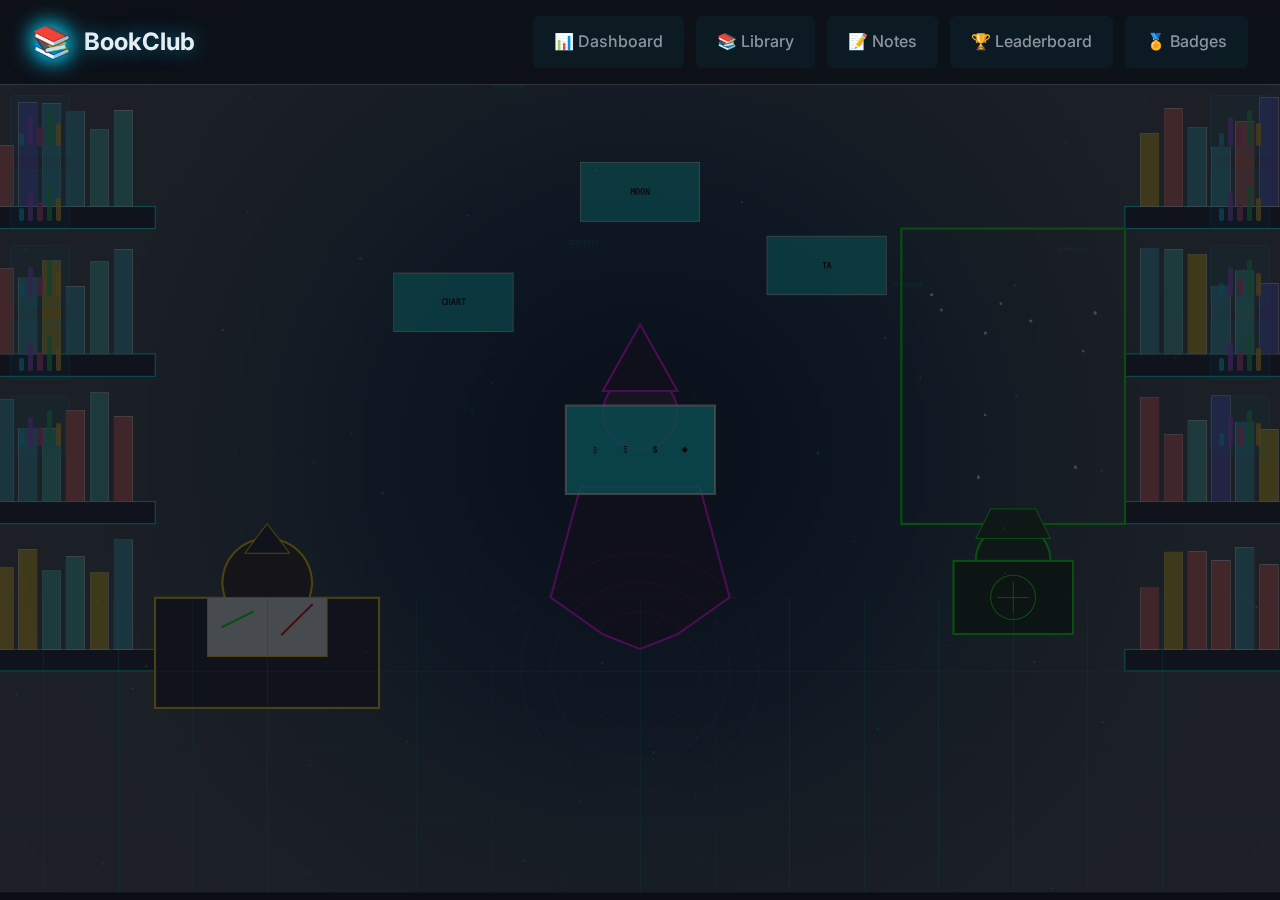
<file: quiz.html>
<!DOCTYPE html>
<html lang="en">
<head>
    <meta charset="UTF-8">
    <meta name="viewport" content="width=device-width, initial-scale=1.0">
    <title>Quiz | Trading Book Club</title>
    <link rel="stylesheet" href="css/style.css">
    <link rel="preconnect" href="https://fonts.googleapis.com">
    <link rel="preconnect" href="https://fonts.gstatic.com" crossorigin>
    <link href="https://fonts.googleapis.com/css2?family=Inter:wght@300;400;500;600;700&display=swap" rel="stylesheet">
</head>
<body>
        <!-- Chart Bars Left -->
    <div class="chart-bars chart-bars-left">
        <div class="chart-bar-group">
            <div class="chart-bar"></div>
            <div class="chart-bar"></div>
            <div class="chart-bar"></div>
            <div class="chart-bar"></div>
            <div class="chart-bar"></div>
        </div>
        <div class="chart-bar-group">
            <div class="chart-bar"></div>
            <div class="chart-bar"></div>
            <div class="chart-bar"></div>
            <div class="chart-bar"></div>
            <div class="chart-bar"></div>
        </div>
        <div class="chart-bar-group">
            <div class="chart-bar"></div>
            <div class="chart-bar"></div>
            <div class="chart-bar"></div>
            <div class="chart-bar"></div>
            <div class="chart-bar"></div>
        </div>
        <div class="chart-bar-group">
            <div class="chart-bar"></div>
            <div class="chart-bar"></div>
            <div class="chart-bar"></div>
            <div class="chart-bar"></div>
            <div class="chart-bar"></div>
        </div>
        <div class="chart-bar-group">
            <div class="chart-bar"></div>
            <div class="chart-bar"></div>
            <div class="chart-bar"></div>
            <div class="chart-bar"></div>
            <div class="chart-bar"></div>
        </div>
        <div class="chart-bar-group">
            <div class="chart-bar"></div>
            <div class="chart-bar"></div>
            <div class="chart-bar"></div>
            <div class="chart-bar"></div>
            <div class="chart-bar"></div>
        </div>
    </div>

    <!-- Chart Bars Right -->
    <div class="chart-bars chart-bars-right">
        <div class="chart-bar-group">
            <div class="chart-bar"></div>
            <div class="chart-bar"></div>
            <div class="chart-bar"></div>
            <div class="chart-bar"></div>
            <div class="chart-bar"></div>
        </div>
        <div class="chart-bar-group">
            <div class="chart-bar"></div>
            <div class="chart-bar"></div>
            <div class="chart-bar"></div>
            <div class="chart-bar"></div>
            <div class="chart-bar"></div>
        </div>
        <div class="chart-bar-group">
            <div class="chart-bar"></div>
            <div class="chart-bar"></div>
            <div class="chart-bar"></div>
            <div class="chart-bar"></div>
            <div class="chart-bar"></div>
        </div>
        <div class="chart-bar-group">
            <div class="chart-bar"></div>
            <div class="chart-bar"></div>
            <div class="chart-bar"></div>
            <div class="chart-bar"></div>
            <div class="chart-bar"></div>
        </div>
        <div class="chart-bar-group">
            <div class="chart-bar"></div>
            <div class="chart-bar"></div>
            <div class="chart-bar"></div>
            <div class="chart-bar"></div>
            <div class="chart-bar"></div>
        </div>
        <div class="chart-bar-group">
            <div class="chart-bar"></div>
            <div class="chart-bar"></div>
            <div class="chart-bar"></div>
            <div class="chart-bar"></div>
            <div class="chart-bar"></div>
        </div>
    </div>

    <nav class="navbar">
        <div class="nav-container">
            <a href="index.html" class="nav-logo">
                <span>📚</span>
                <span>BookClub</span>
            </a>
            
            <button class="nav-toggle" id="navToggle">☰</button>
            
            <ul class="nav-menu" id="navMenu">
                <li><a href="index.html" class="nav-link">📊 Dashboard</a></li>
                <li><a href="library.html" class="nav-link">📚 Library</a></li>
                <li><a href="notes.html" class="nav-link">📝 Notes</a></li>
                <li><a href="leaderboard.html" class="nav-link">🏆 Leaderboard</a></li>
                <li><a href="badges.html" class="nav-link">🏅 Badges</a></li>
            </ul>
        </div>
    </nav>

    <main class="main-content">
        <div id="quiz-content">
            <!-- Populated by JS -->
        </div>
    </main>

    <footer class="footer">
        <p>© 2026 Trading Book Club. Level up your trading knowledge.</p>
    </footer>

    <script src="js/config.js"
    003cscript src="js/ui-utils.js"003e003c/script003e
    003cscript src="js/data.js"></script>
    <script src="js/app.js"></script>
    <script>
        // Session persistence constants
        const SESSION_DURATION_DAYS = 7;
        const SESSION_KEY = 'bookclub_session';
        
        // Global variable to store current session
        let currentSession = null;
        
        function getStoredSession() {
            try {
                const session = localStorage.getItem(SESSION_KEY);
                if (!session) return null;
                
                const data = JSON.parse(session);
                const now = Date.now();
                const sessionAge = now - data.timestamp;
                const maxAge = SESSION_DURATION_DAYS * 24 * 60 * 60 * 1000;
                
                if (sessionAge > maxAge) {
                    localStorage.removeItem(SESSION_KEY);
                    return null;
                }
                return data;
            } catch (e) {
                return null;
            }
        }
        
        function syncSessionWithBookClub() {
            const session = getStoredSession();
            if (session) {
                // Store session globally for quiz submit
                currentSession = session;
                
                // FIX: Map session userId to actual user key
                // session.userId might be 'acro16hunna' or 'Dhianna369'
                // We need to find the matching user and use their id ('alex' or 'dhianna')
                const users = BookClub.getAllUsers ? BookClub.getAllUsers() : {};
                let matchedUserId = null;
                
                for (const [uid, udata] of Object.entries(users)) {
                    if (udata.discord_id === session.userId || 
                        udata.name === session.userName ||
                        uid === session.userId) {
                        matchedUserId = uid;
                        break;
                    }
                }
                
                // Use matched userId or fallback to name-based
                const effectiveUserId = matchedUserId || (session.userName === 'Alex' ? 'alex' : 'dhianna');
                
                // Sync session with BookClub's current user
                const expectedUserId = effectiveUserId;
                const currentBookClubUser = BookClub.getCurrentUser();
                if (!currentBookClubUser || currentBookClubUser.id !== expectedUserId) {
                    BookClub.setCurrentUser(expectedUserId);
                    console.log('Synced session to user:', expectedUserId);
                }
            } else {
                // Check for legacy format
                const legacyUser = localStorage.getItem('bookclub_whoami');
                if (legacyUser) {
                    const userId = legacyUser === 'Alex' ? 'alex' : 'dhianna';
                    const discordId = legacyUser === 'Alex' ? 'acro16hunna' : 'Dhianna369';
                    // Migrate to new session format with CORRECT userId
                    const newSession = {
                        userName: legacyUser,
                        userId: discordId, // Keep discord_id for reference
                        timestamp: Date.now()
                    };
                    localStorage.setItem(SESSION_KEY, JSON.stringify(newSession));
                    currentSession = newSession;
                    BookClub.setCurrentUser(userId); // Use correct user key
                    console.log('Migrated legacy user to:', userId);
                }
            }
        }
        
        // Sync session on load
        syncSessionWithBookClub();
        
        // DEBUG: Log session status
        console.log('=== QUIZ INITIALIZATION ===');
        console.log('Session:', currentSession);
        console.log('BookClub current user:', BookClub.getCurrentUser ? BookClub.getCurrentUser() : 'N/A');
        console.log('All users:', BookClub.getAllUsers ? BookClub.getAllUsers() : 'N/A');
        // Mobile Navigation Toggle
        document.getElementById('navToggle')?.addEventListener('click', function() {
            document.getElementById('navMenu').classList.toggle('active');
        });
        
        // Close mobile menu when clicking a link
        document.querySelectorAll('.nav-link').forEach(link => {
            link.addEventListener('click', () => {
                document.getElementById('navMenu').classList.remove('active');
            });
        });
        
        const API_URL = 'https://5-189-142-233.nip.io/api';
        let currentQuiz = null;
        let currentChapterId = null;

        document.addEventListener('DOMContentLoaded', function() {
            const urlParams = new URLSearchParams(window.location.search);
            const chapterId = parseInt(urlParams.get('chapter')) || 1;
            const retake = urlParams.get('retake') === 'true';
            
            loadQuiz(chapterId, retake);
        });

        function loadQuiz(chapterId, retake) {
            const chapter = BookClub.getChapterById(chapterId);
            const container = document.getElementById('quiz-content');
            
            if (!chapter) {
                container.innerHTML = '<div class="empty-state"><h2>Chapter not found</h2></div>';
                return;
            }
            
            const book = BookClub.getBookById(chapter.book_id);
            const quiz = BookClub.getQuizByChapter(chapterId);
            
            // Use session for user identification
            const session = getStoredSession();
            const userId = session ? session.userId : null;
            
            if (!quiz) {
                container.innerHTML = `
                    <div class="breadcrumb">
                        <a href="library.html">Library</a>
                        <span class="breadcrumb-separator">/</span>
                        <a href="book.html?id=${book.id}">${book.title}</a>
                        <span class="breadcrumb-separator">/</span>
                        <a href="chapter.html?id=${chapter.id}">Chapter ${chapter.number}</a>
                        <span class="breadcrumb-separator">/</span>
                        <span>Quiz</span>
                    </div>
                    <div class="empty-state-container">
                        <div class="empty-state-icon">📝</div>
                        <h2>No Quiz Available</h2>
                        <p>There is no quiz for this chapter yet.</p>
                        <a href="chapter.html?id=${chapter.id}" class="btn btn-primary">Back to Chapter</a>
                    </div>
                `;
                return;
            }
            
            currentQuiz = quiz;
            currentChapterId = chapterId;
            
            const quizResult = userId ? BookClub.getQuizResult(userId, chapterId) : null;
            const hasTaken = quizResult && !retake;
            
            container.innerHTML = `
                <div class="breadcrumb">
                    <a href="library.html">Library</a>
                    <span class="breadcrumb-separator">/</span>
                    <a href="book.html?id=${book.id}">${book.title}</a>
                    <span class="breadcrumb-separator">/</span>
                    <a href="chapter.html?id=${chapter.id}">Chapter ${chapter.number}</a>
                    <span class="breadcrumb-separator">/</span>
                    <span>Quiz</span>
                </div>

                <div class="quiz-container">
                    <div class="quiz-header">
                        <h1>❓ Chapter Quiz</h1>
                        <p class="quiz-subtitle">${book.title} - Chapter ${chapter.number}: ${chapter.title}</p>
                    </div>

                    ${hasTaken ? `
                        <!-- Previous Results View -->
                        <div class="quiz-results" id="previous-results">
                            <div class="result-score-card">
                                <div class="result-emoji">
                                    ${quizResult.score >= 8 ? '🎉' : quizResult.score >= 6 ? '👍' : '📚'}
                                </div>
                                <div class="result-score">${quizResult.score}<span>/${quizResult.maxScore}</span></div>
                                <div class="result-percentage">${Math.round((quizResult.score / quizResult.maxScore) * 100)}%</div>
                                <div class="result-message">
                                    ${quizResult.score >= 9 ? 'Outstanding! You really know this material.' : 
                                      quizResult.score >= 8 ? 'Great job! You\'re mastering these concepts.' : 
                                      quizResult.score >= 6 ? 'Good work! Keep reviewing to improve.' : 
                                      'Keep learning! Review the chapter and try again.'}
                                    <br><span style="color: #22c55e; font-size: 0.9em;">🏆 Chapter marked as read!</span>
                                </div>
                            </div>

                            <div class="result-actions">
                                <button class="btn btn-secondary" onclick="retakeQuiz()">
                                    🔄 Retake Quiz
                                </button>
                                <a href="chapter.html?id=${chapter.id}" class="btn btn-primary">
                                    ← Back to Chapter
                                </a>
                            </div>
                            
                            <!-- Transparent Results Section -->
                            <div id="transparent-results-container"></div>
                        </div>
                    ` : ''}

                    <!-- Quiz Form -->
                    <div id="quiz-form-container" class="${hasTaken ? 'hidden' : ''}">
                        <form id="quiz-form" onsubmit="handleSubmit(event)">
                            ${quiz.questions.map((q, idx) => `
                                <div class="question-card" data-question="${idx}">
                                    <div class="question-number">Question ${idx + 1}</div>
                                    <h3 class="question-text">${q.question}</h3>
                                    
                                    <div class="options-list">
                                        ${q.options.map((opt, optIdx) => `
                                            <label class="option-label">
                                                <input type="radio" name="question_${idx}" value="${optIdx}" required>
                                                <span class="option-letter">${String.fromCharCode(65 + optIdx)}</span>
                                                <span class="option-text">${opt}</span>
                                            </label>
                                        `).join('')}
                                    </div>
                                    
                                    <div class="feedback" id="feedback-${idx}"></div>
                                </div>
                            `).join('')}

                            <div class="quiz-actions">
                                <button type="submit" id="submit-btn" class="btn btn-primary btn-lg">
                                    ✓ Submit Quiz
                                </button>
                            </div>
                        </form>
                    </div>

                    <!-- Results View -->
                    <div id="quiz-results" class="quiz-results hidden">
                        <div class="result-score-card">
                            <div class="result-emoji" id="result-emoji">🎉</div>
                            <div class="result-score" id="result-score">0<span>/${quiz.questions.length}</span></div>
                            <div class="result-percentage" id="result-percentage">0%</div>
                            <div class="result-message" id="result-message">Great job!</div>
                        </div>

                        <div id="new-badges" class="new-badges"></div>

                        <div class="result-actions" style="justify-content: center;">
                            <a href="chapter.html?id=${chapter.id}" class="btn btn-primary" style="min-width: 200px; text-align: center;">
                                ← Back to Chapter
                            </a>
                        </div>
                    </div>
                </div>
            `;
            
            // If user has already taken the quiz, show transparent results
            if (hasTaken) {
                setTimeout(() => displayTransparentResults(), 100);
            }
        }

        async function handleSubmit(event) {
            event.preventDefault();
            
            console.log('=== HANDLE SUBMIT ===');
            console.log('Current quiz:', currentQuiz ? 'loaded' : 'null');
            console.log('Current chapter ID:', currentChapterId);
            
            if (!currentQuiz) {
                console.error('No quiz loaded!');
                return;
            }
            
            // Check for active session first
            const session = getStoredSession();
            console.log('Session from getStoredSession:', session);
            
            if (!session || !session.userId) {
                console.error('No session or userId!');
                BookClub.showNotification('Please log in first', 'error');
                return;
            }
            
            const form = event.target;
            const formData = new FormData(form);
            const answers = [];
            
            // Collect answers
            for (let i = 0; i < currentQuiz.questions.length; i++) {
                const answer = formData.get(`question_${i}`);
                answers.push(answer ? parseInt(answer) : -1);
            }
            
            console.log('Collected answers:', answers);
            
            // Check all questions answered
            if (answers.some(a => a === -1)) {
                BookClub.showNotification('Please answer all questions', 'warning');
                return;
            }
            
            // Confirm submission
            if (!confirm('Submit your answers? You cannot change them after submission.')) {
                return;
            }
            
            // Show loading state - change text instead of spinner
            const submitBtn = document.getElementById('submit-btn');
            submitBtn.dataset.originalText = submitBtn.innerHTML;
            submitBtn.innerHTML = '⏳ Submitting...';
            submitBtn.disabled = true;
            
            // FIX: Find the correct userId to use (map from session to actual user key)
            const users = BookClub.getAllUsers ? BookClub.getAllUsers() : {};
            let effectiveUserId = session.userId;
            let effectiveUserName = session.userName;
            
            for (const [uid, udata] of Object.entries(users)) {
                if (udata.discord_id === session.userId || 
                    udata.name === session.userName) {
                    effectiveUserId = uid; // Use the actual user key (alex/dhianna)
                    effectiveUserName = udata.name;
                    break;
                }
            }
            
            console.log('Effective user for submission:', { effectiveUserId, effectiveUserName });
            
            // Submit quiz using session data
            const result = submitQuizWithSession(currentChapterId, answers, effectiveUserId, effectiveUserName);
            
            console.log('Submit result:', result);
            
            if (result) {
                // Auto-mark chapter as complete for the logged-in user
                const marked = await autoMarkChapter(currentChapterId, effectiveUserId, effectiveUserName);
                if (marked) {
                    // Add a note about auto-mark to the result message
                    result.autoMarked = true;
                }
                showResults(result);
                
                // Also show transparent results for both users
                setTimeout(() => displayTransparentResults(), 100);
                
                // Show success notification
                BookClub.showNotification(`Quiz completed! ${result.correct}/${result.total} correct (${result.percentage}%)`, 'success');
            } else {
                // Reset button if submission failed
                submitBtn.innerHTML = submitBtn.dataset.originalText;
                submitBtn.disabled = false;
                BookClub.showNotification('Failed to save quiz results. Please try again.', 'error');
            }
        }
        
        // Submit quiz with explicit session data
        function submitQuizWithSession(chapterId, answers, userId, userName) {
            console.log('=== SUBMIT QUIZ ===');
            console.log('Chapter ID:', chapterId);
            console.log('User ID from session:', userId);
            console.log('User Name from session:', userName);
            console.log('Answers:', answers);
            
            const quiz = BookClub.getQuizByChapter(chapterId);
            if (!quiz) {
                console.error('Quiz not found for chapter:', chapterId);
                return null;
            }
            
            // Calculate score
            let correct = 0;
            answers.forEach((answer, idx) => {
                if (answer === quiz.questions[idx].correct) {
                    correct++;
                }
            });
            
            const totalQuestions = quiz.questions.length;
            const score = Math.round((correct / totalQuestions) * 100); // Percentage score
            
            console.log('Calculated score:', correct, '/', totalQuestions, '(', score, '%)');
            
            // FIX: Get users and find by matching discord_id or name (not by userId directly)
            const STORAGE_KEYS_USER_DATA = 'bookclub_user_data';
            const users = JSON.parse(localStorage.getItem(STORAGE_KEYS_USER_DATA) || '{}');
            
            console.log('Available users:', Object.keys(users));
            
            // Find user by discord_id or name (case insensitive)
            let user = null;
            let actualUserId = null;
            
            // Try to find user by discord_id or name
            for (const [uid, udata] of Object.entries(users)) {
                const discordMatch = udata.discord_id && udata.discord_id.toLowerCase() === (userId || '').toLowerCase();
                const nameMatch = udata.name && udata.name.toLowerCase() === (userName || '').toLowerCase();
                const idMatch = uid.toLowerCase() === (userId || '').toLowerCase();
                
                console.log(`Checking user ${uid}: discord=${udata.discord_id}, name=${udata.name} -> discordMatch=${discordMatch}, nameMatch=${nameMatch}, idMatch=${idMatch}`);
                
                if (discordMatch || nameMatch || idMatch) {
                    user = udata;
                    actualUserId = uid;
                    console.log('Found matching user:', uid);
                    break;
                }
            }
            
            // If still not found, try to find by partial match on discord_id
            if (!user && userId) {
                for (const [uid, udata] of Object.entries(users)) {
                    if (udata.discord_id && udata.discord_id.toLowerCase().includes(userId.toLowerCase())) {
                        user = udata;
                        actualUserId = uid;
                        console.log('Found user by partial discord match:', uid);
                        break;
                    }
                }
            }
            
            if (!user) {
                console.error('User not found! Tried userId:', userId, 'userName:', userName);
                console.error('Available users:', Object.entries(users).map(([k,v]) => ({id: k, name: v.name, discord_id: v.discord_id})));
                
                // Create user on-the-fly if not found (fallback)
                console.log('Creating user on-the-fly as fallback...');
                const fallbackId = userName ? userName.toLowerCase() : 'unknown';
                user = {
                    id: fallbackId,
                    name: userName || 'Unknown',
                    discord_id: userId || '',
                    current_streak: 0,
                    longest_streak: 0,
                    chapters_read: 0,
                    badges: [],
                    quiz_scores: {},
                    notes: [],
                    last_read_date: null
                };
                actualUserId = fallbackId;
                users[fallbackId] = user;
            }
            
            // Initialize quiz_scores if not exists
            if (!user.quiz_scores) user.quiz_scores = {};
            
            // Save raw correct count (not percentage) for compatibility with app.js
            const rawScore = correct; // Number of correct answers (0-10)
            user.quiz_scores[chapterId] = Math.max(rawScore, user.quiz_scores[chapterId] || 0);
            
            // Save detailed result with answers (for transparency)
            if (!user.quiz_results) user.quiz_results = {};
            user.quiz_results[chapterId] = {
                score: rawScore, // Store raw count for display
                percentage: score, // Store percentage too
                answers: answers,
                completed_at: new Date().toISOString()
            };
            
            // Save to NEW format: bookclub_quiz_results array (used by chapter.html)
            try {
                const STORAGE_KEYS_QUIZ_RESULTS = 'bookclub_quiz_results';
                let quizResults = JSON.parse(localStorage.getItem(STORAGE_KEYS_QUIZ_RESULTS) || '[]');
                
                // Get discord_id for the user
                const discordId = user.discord_id || (actualUserId === 'alex' ? 'acro16hunna' : 'Dhianna369');
                
                // Check if result already exists for this user+chapter
                const existingIndex = quizResults.findIndex(r => 
                    r.chapterId == chapterId && r.userId === discordId
                );
                
                const newResult = {
                    chapterId: chapterId,
                    userId: discordId,
                    userName: user.name || actualUserId,
                    score: rawScore,
                    total: totalQuestions,
                    percentage: score,
                    answers: answers,
                    completedAt: new Date().toISOString()
                };
                
                if (existingIndex >= 0) {
                    // Update existing result if new score is better
                    if (rawScore > quizResults[existingIndex].score) {
                        quizResults[existingIndex] = newResult;
                        console.log('Updated existing quiz result (better score)');
                    }
                } else {
                    // Add new result
                    quizResults.push(newResult);
                    console.log('Added new quiz result');
                }
                
                localStorage.setItem(STORAGE_KEYS_QUIZ_RESULTS, JSON.stringify(quizResults));
                console.log('✓ Saved to bookclub_quiz_results');
            } catch (e) {
                console.error('Error saving to bookclub_quiz_results:', e);
            }
            
            // Save back to localStorage
            localStorage.setItem(STORAGE_KEYS_USER_DATA, JSON.stringify(users));
            console.log('User data saved to localStorage');
            
            // Track activity - add to activities
            const activities = JSON.parse(localStorage.getItem('bookclub_activities') || '[]');
            activities.unshift({
                id: Date.now(),
                user_id: actualUserId,
                type: 'quiz_completed',
                data: { chapter_id: chapterId, score: rawScore },
                created_at: new Date().toISOString()
            });
            // Keep only last 50
            const trimmedActivities = activities.slice(0, 50);
            localStorage.setItem('bookclub_activities', JSON.stringify(trimmedActivities));
            console.log('Activity tracked');
            
            // Check for badges
            const newBadges = checkBadgesForUser(user);
            console.log('New badges:', newBadges);
            
            // Save user again in case badges were updated
            users[actualUserId] = user;
            localStorage.setItem(STORAGE_KEYS_USER_DATA, JSON.stringify(users));
            
            return {
                score: rawScore,
                maxScore: totalQuestions,
                percentage: score,
                correct: correct,
                total: totalQuestions,
                newBadges: newBadges.map(id => {
                    const badge = BookClub.getAllBadges().find(b => b.id === id);
                    return badge ? { id: badge.id, name: badge.name, emoji: badge.emoji } : null;
                }).filter(Boolean)
            };
        }
        
        // Helper function to check badges for a user
        function checkBadgesForUser(user) {
            const newBadges = [];
            const progress = BookClub.getProgress ? BookClub.getProgress(user.id) : {};
            const completedChapters = Object.keys(progress).length;
            
            const allBadges = BookClub.getAllBadges ? BookClub.getAllBadges() : [];
            
            allBadges.forEach(badge => {
                if (user.badges.includes(badge.id)) return;
                
                let earned = false;
                
                switch (badge.type) {
                    case 'chapters':
                        earned = completedChapters >= badge.target;
                        break;
                    case 'streak':
                        earned = user.current_streak >= badge.target;
                        break;
                    case 'perfect_quiz':
                        earned = Object.values(user.quiz_scores || {}).some(s => s === 10);
                        break;
                    case 'notes':
                        earned = user.notes.length >= badge.target;
                        break;
                    case 'books':
                        const bookChapters = {};
                        if (typeof BOOKCLUB_DATA !== 'undefined') {
                            BOOKCLUB_DATA.chapters.forEach(ch => {
                                if (!bookChapters[ch.book_id]) bookChapters[ch.book_id] = 0;
                                if (progress[ch.id]) bookChapters[ch.book_id]++;
                            });
                            earned = Object.values(bookChapters).some((count, idx) => {
                                const bookId = Object.keys(bookChapters)[idx];
                                const total = BOOKCLUB_DATA.chapters.filter(c => c.book_id === parseInt(bookId)).length;
                                return count >= total;
                            });
                        }
                        break;
                }
                
                if (earned) {
                    newBadges.push(badge.id);
                    user.badges.push(badge.id);
                }
            });
            
            return newBadges;
        }

        function showResults(result) {
            // Hide form, show results
            document.getElementById('quiz-form-container').classList.add('hidden');
            document.getElementById('quiz-results').classList.remove('hidden');
            
            // Update score display: "8/10 (80%)"
            document.getElementById('result-score').innerHTML = `${result.correct}<span>/${result.total}</span>`;
            document.getElementById('result-percentage').textContent = `${result.percentage}%`;
            
            // Set emoji and message
            const emojiEl = document.getElementById('result-emoji');
            const messageEl = document.getElementById('result-message');
            
            let message = '';
            if (result.percentage >= 90) {
                emojiEl.textContent = '🎉';
                message = 'Outstanding! You really know this material.';
            } else if (result.percentage >= 80) {
                emojiEl.textContent = '👍';
                message = 'Great job! You\'re mastering these concepts.';
            } else if (result.percentage >= 60) {
                emojiEl.textContent = '💪';
                message = 'Good work! Keep reviewing to improve.';
            } else {
                emojiEl.textContent = '📚';
                message = 'Keep learning! Review the chapter and try again.';
            }
            
            // Add auto-mark confirmation
            if (result.autoMarked) {
                message += ' \n🏆 Chapter marked as read!';
            }
            messageEl.textContent = message;
            
            // Show new badges
            if (result.newBadges && result.newBadges.length > 0) {
                const badgesContainer = document.getElementById('new-badges');
                badgesContainer.innerHTML = `
                    <h3>🏅 New Badges Earned!</h3>
                    ${result.newBadges.map(badge => `
                        <div class="badge-earned">
                            <span class="badge-emoji">${badge.emoji}</span>
                            <span class="badge-name">${badge.name}</span>
                        </div>
                    `).join('')}
                `;
            }
            
            // Scroll to results
            document.getElementById('quiz-results').scrollIntoView({ behavior: 'smooth' });
            
            // Show transparent results for both users
            displayTransparentResults();
        }
        
        // Display quiz results for both users (transparency)
        function displayTransparentResults() {
            const allResults = BookClub.getQuizResultsForChapter(currentChapterId);
            const users = BookClub.getAllUsers ? BookClub.getAllUsers() : {};
            
            // Find the appropriate container - either quiz-results or previous-results
            let transparentSection = document.getElementById('transparent-results');
            let container = document.getElementById('quiz-results');
            
            // If we're in previous-results view, use that container
            const previousResults = document.getElementById('previous-results');
            const transparentContainer = document.getElementById('transparent-results-container');
            
            if (transparentContainer) {
                // We're in the previous-results view
                transparentContainer.innerHTML = buildTransparentResultsHTML(allResults, users);
                return;
            }
            
            // Otherwise use the new results view
            if (!transparentSection) {
                transparentSection = document.createElement('div');
                transparentSection.id = 'transparent-results';
                transparentSection.className = 'transparent-results';
                transparentSection.style.cssText = 'margin-top: 2rem; padding: 1.5rem; background: rgba(30, 35, 50, 0.5); border: 1px solid rgba(255,255,255,0.1); border-radius: 12px;';
                
                if (container) {
                    container.appendChild(transparentSection);
                }
            }
            
            transparentSection.innerHTML = buildTransparentResultsHTML(allResults, users);
        }
        
        // Build HTML for transparent results
        function buildTransparentResultsHTML(allResults, users) {
            let resultsHTML = `
                <div style="margin-bottom: 1rem; font-size: 14px; color: #8b9bb4; text-align: center;">
                    👥 Quiz Results - Transparent View
                </div>
                <div style="display: flex; gap: 1rem; flex-wrap: wrap; justify-content: center;">
            `;
            
            Object.keys(allResults).forEach(userId => {
                const result = allResults[userId];
                const isAlex = result.name === 'Alex';
                const color = isAlex ? '#00d4aa' : '#ff6b6b';
                const avatar = isAlex ? '👨' : '👩';
                
                resultsHTML += `
                    <div style="flex: 1; min-width: 200px; max-width: 300px; padding: 1rem; background: rgba(0,0,0,0.2); border-radius: 8px; border-left: 3px solid ${color};">
                        <div style="display: flex; align-items: center; gap: 10px; margin-bottom: 0.5rem;">
                            <span style="font-size: 20px;">${avatar}</span>
                            <span style="font-weight: 600; color: ${color};">${result.name}</span>
                        </div>
                        <div style="font-size: 24px; font-weight: 700; color: white;">
                            ${result.score}/${currentQuiz.questions.length}
                            <span style="font-size: 14px; font-weight: 400; color: #8b9bb4;">(${Math.round((result.score / currentQuiz.questions.length) * 100)}%)</span>
                        </div>
                        ${result.completed_at ? `
                            <div style="font-size: 11px; color: #6b7a94; margin-top: 4px;">
                                Completed ${new Date(result.completed_at).toLocaleDateString()}
                            </div>
                        ` : ''}
                    </div>
                `;
            });
            
            // Add "Not taken yet" for users without results
            Object.keys(users).forEach(userId => {
                if (!allResults[userId]) {
                    const user = users[userId];
                    const isAlex = user.name === 'Alex';
                    const color = isAlex ? '#00d4aa' : '#ff6b6b';
                    const avatar = isAlex ? '👨' : '👩';
                    
                    resultsHTML += `
                        <div style="flex: 1; min-width: 200px; max-width: 300px; padding: 1rem; background: rgba(0,0,0,0.1); border-radius: 8px; border-left: 3px solid rgba(139, 155, 180, 0.3); opacity: 0.6;">
                            <div style="display: flex; align-items: center; gap: 10px; margin-bottom: 0.5rem;">
                                <span style="font-size: 20px;">${avatar}</span>
                                <span style="font-weight: 600; color: ${color};">${user.name}</span>
                            </div>
                            <div style="font-size: 14px; color: #6b7a94; font-style: italic;">
                                ○ Not taken yet
                            </div>
                        </div>
                    `;
                }
            });
            
            resultsHTML += '</div>';
            return resultsHTML;
        }

        function retakeQuiz() {
            document.getElementById('previous-results').classList.add('hidden');
            document.getElementById('quiz-form-container').classList.remove('hidden');
            document.getElementById('quiz-form').reset();
            window.scrollTo({ top: 0, behavior: 'smooth' });
        }

        // Auto-mark chapter as complete when quiz is submitted
        async function autoMarkChapter(chapterId, userId, userName) {
            console.log('=== AUTO MARK CHAPTER ===');
            console.log('Chapter ID:', chapterId, 'User ID:', userId, 'User Name:', userName);
            
            if (!userId || !userName) {
                console.log('No user logged in, skipping auto-mark');
                return false;
            }

            // FIX: Ensure we use the correct userId for localStorage
            // userId might be 'alex' or 'dhianna' - that's correct
            // But we need to ensure the progress key matches
            const effectiveUserId = userId; // Already should be 'alex' or 'dhianna'
            
            let apiSuccess = false;
            let localSuccess = false;

            // 1. Update localStorage immediately for instant UI feedback
            try {
                const STORAGE_KEYS_PROGRESS = 'bookclub_progress';
                const allProgress = JSON.parse(localStorage.getItem(STORAGE_KEYS_PROGRESS) || '{}');
                if (!allProgress[effectiveUserId]) allProgress[effectiveUserId] = {};
                
                allProgress[effectiveUserId][chapterId] = {
                    completed: true,
                    completed_at: new Date().toISOString(),
                    notes: `Completed via quiz on ${new Date().toLocaleDateString()}`
                };
                
                localStorage.setItem(STORAGE_KEYS_PROGRESS, JSON.stringify(allProgress));
                localSuccess = true;
                console.log(`✓ Local progress updated for ${userName} (ID: ${effectiveUserId}), chapter ${chapterId}`);
            } catch (e) {
                console.error('Error updating local progress:', e);
            }

            // 2. Also sync with API (using discord_id if available)
            try {
                // Try to get discord_id from user data
                const users = BookClub.getAllUsers ? BookClub.getAllUsers() : {};
                const userData = users[effectiveUserId];
                const discordId = userData?.discord_id || effectiveUserId;
                
                const response = await fetch(`${API_URL}/user/${discordId}/progress`, {
                    method: 'POST',
                    headers: { 'Content-Type': 'application/json' },
                    body: JSON.stringify({
                        name: userName,
                        chapter_id: chapterId,
                        completed: true,
                        notes: `Completed via quiz on ${new Date().toLocaleDateString()}`
                    })
                });

                if (response.ok) {
                    console.log(`✓ API: Auto-marked chapter ${chapterId} as complete for ${userName}`);
                    apiSuccess = true;
                } else {
                    console.error('Auto-mark API call failed:', response.status);
                }
            } catch (e) {
                console.error('Error auto-marking chapter via API:', e);
            }
            
            return localSuccess || apiSuccess;
        }
    </script>
</body>
</html>
</file>
<file: css/style.css>
:root {
    --bg-primary: #0d1117;
    --bg-secondary: #161b22;
    --bg-tertiary: #21262d;
    --bg-card: rgba(22, 27, 34, 0.85);
    --text-primary: #e6edf3;
    --text-secondary: #8b949e;
    --text-muted: #6e7681;
    --accent-primary: #00d4ff;
    --accent-secondary: #7c3aed;
    --accent-gold: #ffd700;
    --accent-fire: #ff6b35;
    --accent-success: #3fb950;
    --accent-danger: #f85149;
    --border-color: #30363d;
    --chart-cyan: #00d4ff;
    --chart-purple: #a855f7;
    --chart-pink: #ec4899;
    --chart-green: #22c55e;
    --chart-yellow: #fbbf24;
    --chart-red: #ef4444;
    --chart-orange: #f97316;
    --radius-sm: 6px;
    --radius-md: 12px;
    --radius-lg: 16px;
    --neon-glow: 0 0 10px rgba(0, 212, 255, 0.5);
}

* {
    margin: 0;
    padding: 0;
    box-sizing: border-box;
}

body {
    font-family: 'Inter', -apple-system, BlinkMacSystemFont, 'Segoe UI', sans-serif;
    background: var(--bg-primary);
    color: var(--text-primary);
    line-height: 1.6;
    min-height: 100vh;
    position: relative;
    overflow-x: hidden;
}

/* Animated Background Grid */
body::before {
    content: '';
    position: fixed;
    top: 0;
    left: 0;
    width: 100%;
    height: 100%;
    background: url('../images/site-bg.png') center/cover no-repeat;
    pointer-events: none;
    z-index: 0;
}

/* Dark overlay for better text readability */
body::after {
    content: '';
    position: fixed;
    top: 0;
    left: 0;
    width: 100%;
    height: 100%;
    background: rgba(13, 17, 23, 0.75);
    pointer-events: none;
    z-index: 1;
}

/* Chart Bars on Sides */
.chart-bars {
    position: fixed;
    top: 0;
    width: 80px;
    height: 100vh;
    z-index: 0;
    display: flex;
    flex-direction: column;
    gap: 15px;
    padding: 20px 10px;
    pointer-events: none;
}

.chart-bars-left {
    left: 0;
}

.chart-bars-right {
    right: 0;
}

.chart-bar-group {
    display: flex;
    gap: 4px;
    height: 60px;
    align-items: flex-end;
    background: rgba(0, 212, 255, 0.1);
    border-radius: 4px;
    padding: 8px;
    border: 1px solid rgba(0, 212, 255, 0.2);
}

.chart-bar {
    flex: 1;
    border-radius: 2px;
    opacity: 0.8;
    animation: pulseBar 3s ease-in-out infinite;
}

.chart-bar:nth-child(1) { height: 30%; animation-delay: 0s; background: var(--chart-cyan); }
.chart-bar:nth-child(2) { height: 70%; animation-delay: 0.2s; background: var(--chart-purple); }
.chart-bar:nth-child(3) { height: 45%; animation-delay: 0.4s; background: var(--chart-pink); }
.chart-bar:nth-child(4) { height: 85%; animation-delay: 0.6s; background: var(--chart-green); }
.chart-bar:nth-child(5) { height: 55%; animation-delay: 0.8s; background: var(--chart-yellow); }
.chart-bar:nth-child(6) { height: 40%; animation-delay: 1s; background: var(--chart-red); }

@keyframes pulseBar {
    0%, 100% { opacity: 0.8; transform: scaleY(1); }
    50% { opacity: 1; transform: scaleY(1.1); }
}

/* ==================== NAVIGATION ==================== */

.navbar {
    background: rgba(13, 17, 23, 0.95);
    border-bottom: 1px solid var(--border-color);
    padding: 0;
    position: sticky;
    top: 0;
    z-index: 100;
    backdrop-filter: blur(10px);
}

.nav-container {
    max-width: 1400px;
    margin: 0 auto;
    padding: 1rem 2rem;
    display: flex;
    justify-content: space-between;
    align-items: center;
}

.nav-logo {
    display: flex;
    align-items: center;
    gap: 0.75rem;
    font-size: 1.5rem;
    font-weight: 700;
    color: var(--text-primary);
    text-decoration: none;
    text-shadow: 0 0 20px rgba(0, 212, 255, 0.5);
}

.nav-logo span:first-child {
    font-size: 2rem;
    filter: drop-shadow(0 0 10px var(--accent-primary));
}

.nav-menu {
    display: flex;
    list-style: none;
    gap: 0.75rem;
}

.nav-link {
    color: var(--text-secondary);
    text-decoration: none;
    padding: 0.75rem 1.25rem;
    border-radius: var(--radius-sm);
    transition: all 0.3s;
    font-weight: 500;
    display: flex;
    align-items: center;
    gap: 0.5rem;
    background: rgba(0, 212, 255, 0.05);
    border: 1px solid transparent;
}

.nav-link:hover {
    color: var(--accent-primary);
    background: rgba(0, 212, 255, 0.1);
    border-color: var(--accent-primary);
    box-shadow: var(--neon-glow);
    transform: translateY(-2px);
}

.nav-link.active {
    color: var(--accent-primary);
    background: rgba(0, 212, 255, 0.15);
    border-color: var(--accent-primary);
    box-shadow: 0 0 15px rgba(0, 212, 255, 0.3);
}

/* Main Content with Side Padding */
.main-content {
    max-width: 1000px;
    margin: 0 auto;
    padding: 2rem;
    position: relative;
    z-index: 2;
    padding-left: 120px;
    padding-right: 120px;
}

/* Typography */
h1 {
    font-size: 2.5rem;
    font-weight: 700;
    margin-bottom: 0.5rem;
    background: linear-gradient(135deg, var(--text-primary) 0%, var(--accent-primary) 100%);
    -webkit-background-clip: text;
    -webkit-text-fill-color: transparent;
    background-clip: text;
}

h2 {
    font-size: 1.75rem;
    font-weight: 600;
    margin-bottom: 1rem;
    color: var(--text-primary);
}

h3 {
    font-size: 1.25rem;
    font-weight: 600;
    margin-bottom: 0.5rem;
}

.subtitle {
    color: var(--text-secondary);
    font-size: 1.1rem;
}

/* Buttons */
.btn {
    display: inline-flex;
    align-items: center;
    justify-content: center;
    gap: 0.5rem;
    padding: 0.875rem 1.75rem;
    border: none;
    border-radius: var(--radius-md);
    font-size: 0.95rem;
    font-weight: 500;
    cursor: pointer;
    transition: all 0.3s;
    text-decoration: none;
    text-transform: uppercase;
    letter-spacing: 0.5px;
}

.btn-primary {
    background: linear-gradient(135deg, var(--accent-primary), var(--accent-secondary));
    color: white;
    box-shadow: 0 4px 15px rgba(0, 212, 255, 0.3);
}

.btn-primary:hover {
    transform: translateY(-3px);
    box-shadow: 0 8px 25px rgba(0, 212, 255, 0.5);
}

.btn-secondary {
    background: rgba(0, 212, 255, 0.1);
    color: var(--accent-primary);
    border: 1px solid var(--accent-primary);
}

.btn-secondary:hover {
    background: rgba(0, 212, 255, 0.2);
    box-shadow: var(--neon-glow);
}

.btn-completed {
    background: rgba(63, 185, 80, 0.15);
    color: var(--accent-success);
    border: 1px solid var(--accent-success);
}

/* Cards */
.book-card {
    background: var(--bg-card);
    border: 1px solid var(--border-color);
    border-radius: var(--radius-lg);
    padding: 1.5rem;
    transition: all 0.3s;
    backdrop-filter: blur(10px);
}

.book-card:hover {
    transform: translateY(-5px);
    border-color: var(--accent-primary);
    box-shadow: 0 10px 40px rgba(0, 212, 255, 0.2);
}

.book-card.featured {
    display: flex;
    gap: 2rem;
    padding: 2rem;
    background: linear-gradient(135deg, rgba(0, 212, 255, 0.05), rgba(124, 58, 237, 0.05));
    border: 2px solid rgba(0, 212, 255, 0.3);
}

/* User Selection */
.user-selection {
    text-align: center;
    padding: 4rem 2rem;
}

.user-cards {
    display: flex;
    gap: 2rem;
    justify-content: center;
    margin-top: 2rem;
}

.user-card {
    background: var(--bg-card);
    border: 2px solid var(--border-color);
    border-radius: var(--radius-lg);
    padding: 2rem 3rem;
    cursor: pointer;
    transition: all 0.3s;
    display: flex;
    flex-direction: column;
    align-items: center;
    gap: 1rem;
}

.user-card:hover {
    border-color: var(--accent-primary);
    box-shadow: 0 0 30px rgba(0, 212, 255, 0.3);
    transform: scale(1.05);
}

.user-avatar {
    font-size: 3rem;
}

/* Stats */
.stats-row {
    display: flex;
    gap: 1rem;
    margin-top: 1.5rem;
}

.stat-card {
    background: var(--bg-card);
    border: 1px solid var(--border-color);
    border-radius: var(--radius-md);
    padding: 1.25rem;
    min-width: 120px;
    text-align: center;
    transition: all 0.3s;
}

.stat-card:hover {
    border-color: var(--accent-primary);
    box-shadow: var(--neon-glow);
}

.stat-icon {
    font-size: 1.75rem;
    display: block;
    margin-bottom: 0.5rem;
}

.stat-value {
    display: block;
    font-size: 2rem;
    font-weight: 700;
    color: var(--accent-primary);
    text-shadow: 0 0 10px rgba(0, 212, 255, 0.5);
}

.stat-label {
    font-size: 0.85rem;
    color: var(--text-secondary);
}

/* Progress Bars */
.progress-bar {
    background: var(--bg-tertiary);
    height: 10px;
    border-radius: 5px;
    overflow: hidden;
    margin: 1rem 0;
    border: 1px solid var(--border-color);
}

.progress-bar.large {
    height: 14px;
}

.progress-fill {
    background: linear-gradient(90deg, var(--accent-primary), var(--accent-secondary));
    height: 100%;
    transition: width 0.5s ease;
    box-shadow: 0 0 10px rgba(0, 212, 255, 0.5);
}

.mini-progress-bar {
    background: var(--bg-tertiary);
    height: 6px;
    border-radius: 3px;
    overflow: hidden;
    width: 100px;
    border: 1px solid var(--border-color);
}

.mini-progress-fill {
    background: linear-gradient(90deg, var(--accent-primary), var(--accent-secondary));
    height: 100%;
}

/* Books Grid */
.books-grid {
    display: grid;
    grid-template-columns: repeat(auto-fill, minmax(280px, 1fr));
    gap: 1.5rem;
    margin-top: 2rem;
}

.book-card-link {
    text-decoration: none;
    color: inherit;
}

.book-cover {
    margin-bottom: 1rem;
}

.cover-placeholder {
    background: linear-gradient(135deg, rgba(0, 212, 255, 0.2), rgba(124, 58, 237, 0.2));
    border: 2px solid rgba(0, 212, 255, 0.3);
    border-radius: var(--radius-md);
    height: 180px;
    display: flex;
    align-items: center;
    justify-content: center;
    transition: all 0.3s;
}

.cover-placeholder:hover {
    box-shadow: 0 0 30px rgba(0, 212, 255, 0.3);
}

.book-cover-img {
    width: 100%;
    height: 180px;
    object-fit: cover;
    border-radius: var(--radius-md);
    box-shadow: 0 5px 20px rgba(0, 0, 0, 0.3);
    transition: all 0.3s ease;
}

.book-cover-img:hover {
    transform: translateY(-3px);
    box-shadow: 0 10px 30px rgba(255, 107, 53, 0.3);
}

/* Featured Book Card with Background Image */
.book-card-featured {
    position: relative;
    overflow: hidden;
    min-height: 340px;
    display: flex;
    flex-direction: column;
    justify-content: flex-end;
}

.book-card-bg {
    position: absolute;
    top: 0;
    left: 0;
    right: 0;
    bottom: 0;
    z-index: 0;
}

.book-bg-img {
    width: 100%;
    height: 100%;
    object-fit: cover;
    filter: blur(2px) brightness(0.4);
    transform: scale(1.1);
}

.book-bg-overlay {
    position: absolute;
    top: 0;
    left: 0;
    right: 0;
    bottom: 0;
    background: linear-gradient(
        to bottom,
        rgba(13, 17, 23, 0.3) 0%,
        rgba(13, 17, 23, 0.7) 50%,
        rgba(13, 17, 23, 0.95) 100%
    );
}

.book-card-content {
    position: relative;
    z-index: 1;
    padding: 1.5rem;
}

.book-title-featured {
    font-size: 1.4rem;
    font-weight: 700;
    margin-bottom: 0.5rem;
    color: var(--text-primary);
    text-shadow: 0 2px 10px rgba(0, 0, 0, 0.8);
}

.book-author-featured {
    color: #ff8c42;
    font-size: 1rem;
    font-weight: 600;
    margin-bottom: 0.75rem;
    text-shadow: 0 2px 8px rgba(0, 0, 0, 0.8);
}

.book-description-featured {
    color: var(--text-secondary);
    font-size: 0.9rem;
    line-height: 1.5;
    margin-bottom: 1rem;
    text-shadow: 0 1px 4px rgba(0, 0, 0, 0.8);
}

.book-progress-featured {
    display: flex;
    align-items: center;
    gap: 0.75rem;
}

.book-progress-featured .mini-progress-bar {
    flex: 1;
    background: rgba(255, 255, 255, 0.2);
}

.book-progress-featured .progress-count {
    color: var(--text-secondary);
    font-size: 0.85rem;
    text-shadow: 0 1px 4px rgba(0, 0, 0, 0.8);
}

.cover-placeholder.large {
    height: 280px;
    width: 200px;
}

.book-emoji {
    font-size: 4rem;
    filter: drop-shadow(0 0 10px rgba(0, 212, 255, 0.5));
}

.book-title {
    font-size: 1.15rem;
    font-weight: 600;
    margin-bottom: 0.25rem;
}

.book-author {
    color: var(--text-secondary);
    font-size: 0.9rem;
    margin-bottom: 0.5rem;
}

.book-description {
    color: var(--text-muted);
    font-size: 0.85rem;
    line-height: 1.5;
    margin-bottom: 1rem;
}

.book-progress {
    display: flex;
    align-items: center;
    gap: 0.75rem;
}

.progress-count {
    font-size: 0.85rem;
    color: var(--text-secondary);
}

/* Book Detail */
.book-header {
    display: flex;
    gap: 2rem;
    margin-bottom: 3rem;
}

.book-meta h1 {
    margin-bottom: 0.5rem;
}

.book-meta .author {
    color: var(--text-secondary);
    font-size: 1.2rem;
    margin-bottom: 1rem;
}

.book-meta .description {
    color: var(--text-secondary);
    line-height: 1.7;
    margin-bottom: 1.5rem;
}

.book-stats {
    display: flex;
    gap: 2rem;
    margin-bottom: 1.5rem;
}

.book-stats .stat {
    text-align: center;
}

.book-stats .stat-value {
    display: block;
    font-size: 1.75rem;
    font-weight: 700;
    color: var(--accent-primary);
    text-shadow: 0 0 10px rgba(0, 212, 255, 0.5);
}

.book-stats .stat-label {
    font-size: 0.85rem;
    color: var(--text-secondary);
}

/* Chapters List */
.chapters-section {
    margin-top: 2rem;
}

.chapters-list {
    display: flex;
    flex-direction: column;
    gap: 0.75rem;
}

.chapter-row {
    display: flex;
    align-items: center;
    gap: 1rem;
    background: var(--bg-card);
    border: 1px solid var(--border-color);
    border-radius: var(--radius-md);
    padding: 1rem 1.25rem;
    text-decoration: none;
    color: inherit;
    transition: all 0.3s;
}

.chapter-row:hover {
    border-color: var(--accent-primary);
    background: rgba(0, 212, 255, 0.05);
    transform: translateX(5px);
}

.chapter-row.completed {
    border-color: var(--accent-success);
    background: rgba(63, 185, 80, 0.05);
}

.chapter-number {
    width: 40px;
    height: 40px;
    background: rgba(0, 212, 255, 0.1);
    border: 1px solid var(--accent-primary);
    border-radius: 50%;
    display: flex;
    align-items: center;
    justify-content: center;
    font-weight: 600;
    color: var(--accent-primary);
    text-shadow: 0 0 5px rgba(0, 212, 255, 0.5);
}

.chapter-info {
    flex: 1;
}

.chapter-info h4 {
    margin-bottom: 0.25rem;
}

.key-concepts {
    display: flex;
    flex-wrap: wrap;
    gap: 0.5rem;
}

.concept-tag {
    background: rgba(0, 212, 255, 0.1);
    color: var(--accent-primary);
    padding: 0.35rem 0.6rem;
    border-radius: var(--radius-sm);
    font-size: 0.75rem;
    border: 1px solid rgba(0, 212, 255, 0.2);
}

.chapter-status .status-icon {
    width: 28px;
    height: 28px;
    display: flex;
    align-items: center;
    justify-content: center;
    border-radius: 50%;
    color: var(--text-muted);
    font-size: 1.1rem;
}

.chapter-status .status-icon.completed {
    background: var(--accent-success);
    color: white;
    box-shadow: 0 0 10px rgba(63, 185, 80, 0.5);
}

/* Chapter Page */
.breadcrumb {
    margin-bottom: 1.5rem;
}

.breadcrumb a {
    color: var(--accent-primary);
    text-decoration: none;
}

.breadcrumb a:hover {
    text-shadow: 0 0 10px rgba(0, 212, 255, 0.5);
}

.breadcrumb .separator {
    color: var(--text-muted);
    margin: 0 0.5rem;
}

.chapter-header {
    margin-bottom: 2rem;
}

.chapter-label {
    display: inline-block;
    background: rgba(0, 212, 255, 0.1);
    color: var(--accent-primary);
    padding: 0.5rem 1rem;
    border-radius: var(--radius-sm);
    font-size: 0.85rem;
    font-weight: 500;
    margin-bottom: 0.75rem;
    border: 1px solid rgba(0, 212, 255, 0.3);
}

.summary-box {
    background: var(--bg-card);
    border: 1px solid var(--border-color);
    border-radius: var(--radius-md);
    padding: 1.5rem;
    margin-bottom: 2rem;
    backdrop-filter: blur(10px);
}

.summary-box h3 {
    color: var(--accent-primary);
    margin-bottom: 0.75rem;
}

.summary-box p {
    color: var(--text-secondary);
    line-height: 1.7;
}

.concepts-section {
    margin-bottom: 2rem;
}

.concepts-list {
    list-style: none;
    display: grid;
    gap: 0.75rem;
}

.concepts-list li {
    background: var(--bg-card);
    padding: 1rem 1.25rem;
    border-radius: var(--radius-md);
    border-left: 3px solid var(--accent-primary);
    border-top: 1px solid var(--border-color);
    border-right: 1px solid var(--border-color);
    border-bottom: 1px solid var(--border-color);
    transition: all 0.3s;
}

.concepts-list li:hover {
    border-left-color: var(--accent-secondary);
    transform: translateX(5px);
}

.chapter-actions {
    display: flex;
    gap: 1rem;
    margin-bottom: 3rem;
}

/* Notes */
.notes-section {
    background: var(--bg-card);
    border: 1px solid var(--border-color);
    border-radius: var(--radius-lg);
    padding: 1.5rem;
    backdrop-filter: blur(10px);
}

.add-note-form {
    margin-bottom: 1.5rem;
}

.add-note-form textarea {
    width: 100%;
    background: var(--bg-tertiary);
    border: 1px solid var(--border-color);
    border-radius: var(--radius-md);
    padding: 1rem;
    color: var(--text-primary);
    font-family: inherit;
    resize: vertical;
    margin-bottom: 0.75rem;
    transition: all 0.3s;
}

.add-note-form textarea:focus {
    outline: none;
    border-color: var(--accent-primary);
    box-shadow: 0 0 15px rgba(0, 212, 255, 0.2);
}

.notes-list {
    display: flex;
    flex-direction: column;
    gap: 1rem;
}

.note-card {
    background: var(--bg-tertiary);
    border-radius: var(--radius-md);
    padding: 1rem;
    border: 1px solid var(--border-color);
    transition: all 0.3s;
}

.note-card:hover {
    border-color: var(--accent-primary);
}

.note-header {
    display: flex;
    justify-content: space-between;
    margin-bottom: 0.5rem;
}

.note-author {
    color: var(--accent-primary);
    font-weight: 600;
}

.note-chapter {
    color: var(--text-muted);
    font-size: 0.85rem;
}

.note-date {
    color: var(--text-muted);
    font-size: 0.85rem;
}

.no-notes {
    text-align: center;
    color: var(--text-muted);
    padding: 2rem;
}

/* Quiz */
.quiz-container {
    max-width: 700px;
    margin: 0 auto;
}

.quiz-header {
    text-align: center;
    margin-bottom: 2rem;
}

.quiz-instructions {
    color: var(--text-secondary);
}

.question-card {
    background: var(--bg-card);
    border: 1px solid var(--border-color);
    border-radius: var(--radius-md);
    padding: 1.5rem;
    margin-bottom: 1rem;
    transition: all 0.3s;
}

.question-card:hover {
    border-color: rgba(0, 212, 255, 0.3);
}

.question-text {
    font-size: 1.1rem;
    margin-bottom: 1rem;
}

.options-list {
    display: flex;
    flex-direction: column;
    gap: 0.75rem;
}

.option-label {
    display: flex;
    align-items: center;
    gap: 0.75rem;
    padding: 1rem;
    background: var(--bg-tertiary);
    border: 2px solid transparent;
    border-radius: var(--radius-md);
    cursor: pointer;
    transition: all 0.3s;
}

.option-label:hover {
    border-color: var(--accent-primary);
    background: rgba(0, 212, 255, 0.1);
}

.option-label.selected {
    border-color: var(--accent-primary);
    background: rgba(0, 212, 255, 0.15);
}

.option-input {
    display: none;
}

.option-letter {
    width: 36px;
    height: 36px;
    background: var(--bg-primary);
    border: 2px solid var(--border-color);
    border-radius: 50%;
    display: flex;
    align-items: center;
    justify-content: center;
    font-weight: 600;
    transition: all 0.3s;
}

.option-label:hover .option-letter,
.option-label.selected .option-letter {
    background: var(--accent-primary);
    border-color: var(--accent-primary);
    color: white;
    box-shadow: 0 0 10px rgba(0, 212, 255, 0.5);
}

.option-text {
    flex: 1;
}

.feedback {
    margin-top: 1rem;
    padding: 0.75rem;
    border-radius: var(--radius-sm);
    display: none;
}

.feedback.correct {
    display: block;
    background: rgba(63, 185, 80, 0.1);
    color: var(--accent-success);
    border: 1px solid var(--accent-success);
}

.feedback.incorrect {
    display: block;
    background: rgba(248, 81, 73, 0.1);
    color: var(--accent-danger);
    border: 1px solid var(--accent-danger);
}

.quiz-actions {
    text-align: center;
    margin-top: 2rem;
}

.quiz-results {
    text-align: center;
    padding: 3rem;
    background: var(--bg-card);
    border-radius: var(--radius-lg);
    border: 2px solid rgba(0, 212, 255, 0.3);
    box-shadow: 0 0 40px rgba(0, 212, 255, 0.1);
}

.score-display {
    margin-bottom: 1rem;
}

.score-value {
    font-size: 5rem;
    font-weight: 700;
    color: var(--accent-primary);
    text-shadow: 0 0 30px rgba(0, 212, 255, 0.5);
}

.score-total {
    font-size: 2rem;
    color: var(--text-secondary);
}

.result-message {
    font-size: 1.25rem;
    margin-bottom: 1.5rem;
}

.new-badges {
    margin-bottom: 2rem;
}

.result-actions {
    display: flex;
    gap: 1rem;
    justify-content: center;
}

/* Leaderboard */
.stats-overview {
    display: grid;
    grid-template-columns: repeat(auto-fit, minmax(150px, 1fr));
    gap: 1rem;
    margin-bottom: 2rem;
}

.overview-card {
    background: var(--bg-card);
    border: 1px solid var(--border-color);
    border-radius: var(--radius-md);
    padding: 1.5rem;
    text-align: center;
    transition: all 0.3s;
}

.overview-card:hover {
    border-color: var(--accent-primary);
    box-shadow: var(--neon-glow);
}

.overview-value {
    display: block;
    font-size: 2.5rem;
    font-weight: 700;
    color: var(--accent-primary);
    text-shadow: 0 0 10px rgba(0, 212, 255, 0.5);
}

.overview-label {
    color: var(--text-secondary);
    font-size: 0.9rem;
}

.leaderboard-table {
    width: 100%;
    border-collapse: collapse;
    background: var(--bg-card);
    border-radius: var(--radius-lg);
    overflow: hidden;
    border: 1px solid var(--border-color);
}

.leaderboard-table th,
.leaderboard-table td {
    padding: 1rem 1.25rem;
    text-align: left;
}

.leaderboard-table th {
    background: rgba(0, 212, 255, 0.1);
    color: var(--accent-primary);
    font-weight: 600;
    font-size: 0.85rem;
    text-transform: uppercase;
    letter-spacing: 0.05em;
    border-bottom: 1px solid var(--border-color);
}

.leaderboard-table tbody tr {
    border-top: 1px solid var(--border-color);
    transition: all 0.3s;
}

.leaderboard-table tbody tr:hover {
    background: rgba(0, 212, 255, 0.05);
}

.leaderboard-table .rank {
    font-size: 1.5rem;
    font-weight: 700;
    width: 60px;
}

.leaderboard-table .top-1 {
    background: rgba(251, 191, 36, 0.1);
}

.leaderboard-table .top-1 .rank {
    color: var(--accent-gold);
    text-shadow: 0 0 10px rgba(251, 191, 36, 0.5);
}

.leaderboard-table .top-2 {
    background: rgba(192, 192, 192, 0.1);
}

.leaderboard-table .top-3 {
    background: rgba(205, 127, 50, 0.1);
}

.user-name {
    font-weight: 600;
}

.chapters-count {
    font-weight: 700;
    color: var(--accent-primary);
}

.streak {
    color: var(--accent-fire);
    font-weight: 600;
}

.badges-cell {
    display: flex;
    gap: 0.25rem;
}

.badge-mini {
    font-size: 1.25rem;
}

/* Badges Page */
.badges-grid {
    display: grid;
    grid-template-columns: repeat(auto-fill, minmax(280px, 1fr));
    gap: 1rem;
    margin-bottom: 3rem;
}

.badge-card {
    background: var(--bg-card);
    border: 1px solid var(--border-color);
    border-radius: var(--radius-md);
    padding: 1.5rem;
    display: flex;
    gap: 1rem;
    transition: all 0.3s;
}

.badge-card.earned {
    border-color: var(--accent-gold);
    background: rgba(251, 191, 36, 0.05);
    box-shadow: 0 0 20px rgba(251, 191, 36, 0.2);
}

.badge-card.locked {
    opacity: 0.7;
}

.badge-icon {
    position: relative;
    width: 60px;
    height: 60px;
    background: var(--bg-tertiary);
    border-radius: var(--radius-md);
    display: flex;
    align-items: center;
    justify-content: center;
    flex-shrink: 0;
    border: 2px solid var(--border-color);
}

.badge-icon .emoji {
    font-size: 2rem;
}

.badge-card.earned .badge-icon {
    background: rgba(251, 191, 36, 0.2);
    border-color: var(--accent-gold);
    box-shadow: 0 0 15px rgba(251, 191, 36, 0.3);
}

.earned-check {
    position: absolute;
    bottom: -6px;
    right: -6px;
    width: 24px;
    height: 24px;
    background: var(--accent-success);
    border-radius: 50%;
    display: flex;
    align-items: center;
    justify-content: center;
    font-size: 0.875rem;
    color: white;
    box-shadow: 0 2px 5px rgba(0,0,0,0.3);
}

.badge-info {
    flex: 1;
}

.badge-info h3 {
    font-size: 1.1rem;
    margin-bottom: 0.25rem;
}

.badge-info p {
    color: var(--text-secondary);
    font-size: 0.85rem;
    margin-bottom: 0.75rem;
}

.progress-section {
    display: flex;
    align-items: center;
    gap: 0.75rem;
}

.progress-bar.small {
    height: 6px;
    flex: 1;
    margin: 0;
}

.progress-text {
    font-size: 0.85rem;
    color: var(--text-secondary);
    white-space: nowrap;
}

.earned-date {
    color: var(--accent-success);
    font-size: 0.85rem;
    font-weight: 600;
}

.your-progress {
    background: var(--bg-card);
    border: 1px solid var(--border-color);
    border-radius: var(--radius-lg);
    padding: 2rem;
    text-align: center;
}

.progress-summary {
    display: flex;
    flex-direction: column;
    align-items: center;
    gap: 1rem;
}

.progress-circle {
    width: 140px;
    height: 140px;
    border: 4px solid var(--accent-primary);
    border-radius: 50%;
    display: flex;
    flex-direction: column;
    align-items: center;
    justify-content: center;
    box-shadow: 0 0 30px rgba(0, 212, 255, 0.2);
}

.progress-number {
    font-size: 3rem;
    font-weight: 700;
    color: var(--accent-primary);
    text-shadow: 0 0 10px rgba(0, 212, 255, 0.5);
}

.progress-total {
    color: var(--text-secondary);
    font-size: 1.1rem;
}

/* Notes Page */
.add-note-section {
    background: var(--bg-card);
    border: 1px solid var(--border-color);
    border-radius: var(--radius-lg);
    padding: 1.5rem;
    margin-bottom: 2rem;
}

.note-form {
    display: flex;
    flex-direction: column;
    gap: 1rem;
}

.form-group label {
    display: block;
    margin-bottom: 0.5rem;
    color: var(--text-secondary);
    font-size: 0.9rem;
}

.form-group select,
.form-group textarea {
    width: 100%;
    background: var(--bg-tertiary);
    border: 1px solid var(--border-color);
    border-radius: var(--radius-md);
    padding: 0.75rem 1rem;
    color: var(--text-primary);
    font-family: inherit;
    transition: all 0.3s;
}

.form-group select:focus,
.form-group textarea:focus {
    outline: none;
    border-color: var(--accent-primary);
    box-shadow: 0 0 15px rgba(0, 212, 255, 0.2);
}

.notes-timeline {
    display: flex;
    flex-direction: column;
    gap: 1rem;
}

.note-timeline-item {
    background: var(--bg-card);
    border: 1px solid var(--border-color);
    border-radius: var(--radius-md);
    padding: 1.25rem;
    transition: all 0.3s;
}

.note-timeline-item:hover {
    border-color: var(--accent-primary);
}

.note-timeline-header {
    display: flex;
    justify-content: space-between;
    margin-bottom: 0.75rem;
}

.note-author-info {
    display: flex;
    gap: 0.75rem;
    align-items: center;
}

.author-name {
    font-weight: 600;
    color: var(--accent-primary);
}

.note-chapter-link {
    color: var(--text-secondary);
    font-size: 0.85rem;
}

.note-content p {
    color: var(--text-secondary);
    line-height: 1.6;
}

/* Challenge Card */
.challenge-section {
    margin-top: 2rem;
}

.challenge-card {
    background: linear-gradient(135deg, rgba(0, 212, 255, 0.1), rgba(124, 58, 237, 0.1));
    border: 2px solid var(--accent-primary);
    border-radius: var(--radius-lg);
    padding: 1.5rem;
    box-shadow: 0 0 30px rgba(0, 212, 255, 0.1);
}

.challenge-card h3 {
    color: var(--accent-primary);
    margin-bottom: 0.75rem;
}

.setup-list {
    display: flex;
    flex-wrap: wrap;
    gap: 0.5rem;
    margin-top: 1rem;
}

.setup-tag {
    background: var(--bg-tertiary);
    color: var(--text-secondary);
    padding: 0.5rem 0.75rem;
    border-radius: var(--radius-sm);
    font-size: 0.85rem;
    border: 1px solid var(--border-color);
}

/* Badges Section on Dashboard */
.badges-section {
    margin-bottom: 2rem;
}

.badges-row {
    display: flex;
    gap: 1rem;
    flex-wrap: wrap;
}

.badge-item {
    background: var(--bg-card);
    border: 1px solid var(--border-color);
    border-radius: var(--radius-md);
    padding: 0.75rem 1rem;
    display: flex;
    align-items: center;
    gap: 0.5rem;
    transition: all 0.3s;
}

.badge-item:hover {
    border-color: var(--accent-gold);
    box-shadow: 0 0 15px rgba(251, 191, 36, 0.2);
}

.badge-emoji {
    font-size: 1.5rem;
}

.badge-name {
    font-size: 0.9rem;
    font-weight: 500;
}

/* Empty State */
.empty-state {
    text-align: center;
    padding: 3rem;
    color: var(--text-muted);
}

.empty-icon {
    font-size: 3rem;
    display: block;
    margin-bottom: 1rem;
}

/* Recent Notes */
.recent-notes {
    margin-top: 2rem;
}

.notes-preview {
    display: grid;
    gap: 1rem;
    margin-bottom: 1rem;
}

/* Current Book Section */
.current-book {
    margin-bottom: 2rem;
}

/* Dashboard Header */
.dashboard-header {
    margin-bottom: 2rem;
}

/* Mobile Toggle */
.nav-toggle {
    display: none;
    background: none;
    border: none;
    color: var(--text-primary);
    font-size: 1.5rem;
    cursor: pointer;
}

/* Page Header */
.page-header {
    margin-bottom: 2rem;
}

.page-header h1 {
    margin-bottom: 0.5rem;
}

/* Responsive */
@media (max-width: 1024px) {
    .main-content {
        padding-left: 100px;
        padding-right: 100px;
    }
}

@media (max-width: 768px) {
    .main-content {
        padding: 1rem;
        padding-left: 80px;
        padding-right: 80px;
    }
    
    .chart-bars {
        width: 60px;
        padding: 10px 5px;
    }
    
    .chart-bar-group {
        height: 40px;
        padding: 4px;
    }
    
    .navbar {
        flex-direction: column;
        gap: 1rem;
        padding: 1rem;
    }
    
    .nav-toggle {
        display: block;
    }
    
    .nav-menu {
        display: none;
        flex-direction: column;
        width: 100%;
    }
    
    .nav-menu.active {
        display: flex;
    }
    
    .book-header {
        flex-direction: column;
    }
    
    .book-cover-large {
        align-self: center;
    }
    
    .stats-row {
        flex-wrap: wrap;
    }
    
    .books-grid {
        grid-template-columns: 1fr;
    }
    
    .badges-grid {
        grid-template-columns: 1fr;
    }
    
    .book-card.featured {
        flex-direction: column;
    }
    
    .user-cards {
        flex-direction: column;
        align-items: center;
    }
}

@media (max-width: 480px) {
    .main-content {
        padding-left: 70px;
        padding-right: 70px;
    }
    
    .chart-bars {
        width: 50px;
    }
    
    h1 {
        font-size: 1.75rem;
    }
    
    .stat-card {
        min-width: 80px;
        padding: 1rem;
    }
    
    .stat-value {
        font-size: 1.5rem;
    }
}

/* Animations */
@keyframes fadeIn {
    from { opacity: 0; transform: translateY(20px); }
    to { opacity: 1; transform: translateY(0); }
}

.book-card,
.chapter-row,
.note-card,
.badge-card,
.question-card {
    animation: fadeIn 0.5s ease-out;
}

/* Scrollbar Styling */
::-webkit-scrollbar {
    width: 10px;
}

::-webkit-scrollbar-track {
    background: var(--bg-primary);
}

::-webkit-scrollbar-thumb {
    background: var(--border-color);
    border-radius: 5px;
}

::-webkit-scrollbar-thumb:hover {
    background: var(--accent-primary);
}

/* Activity List Styles */
.activity-item {
    display: flex;
    align-items: flex-start;
    gap: 1rem;
    padding: 1rem;
    background: var(--bg-card);
    border: 1px solid var(--border-color);
    border-radius: var(--radius-md);
    margin-bottom: 0.75rem;
    transition: all 0.3s ease;
}

.activity-item:hover {
    border-color: var(--accent-primary);
    transform: translateX(4px);
}

.activity-icon {
    width: 44px;
    height: 44px;
    border-radius: 50%;
    display: flex;
    align-items: center;
    justify-content: center;
    font-size: 1.25rem;
    border: 2px solid;
    flex-shrink: 0;
}

.activity-content {
    flex: 1;
    min-width: 0;
}

.activity-title {
    font-weight: 600;
    color: var(--text-primary);
    margin-bottom: 0.25rem;
}

.activity-subtitle {
    font-size: 0.85rem;
    color: var(--text-secondary);
    margin-bottom: 0.25rem;
}

.activity-time {
    font-size: 0.75rem;
    color: var(--text-muted);
}

/* Loading States */
.loading {
    position: relative;
    pointer-events: none;
}

.loading::after {
    content: '';
    position: absolute;
    top: 50%;
    left: 50%;
    width: 40px;
    height: 40px;
    margin: -20px 0 0 -20px;
    border: 3px solid var(--border-color);
    border-top-color: var(--accent-primary);
    border-radius: 50%;
    animation: spin 0.8s linear infinite;
}

@keyframes spin {
    to { transform: rotate(360deg); }
}

/* Smooth scroll behavior */
html {
    scroll-behavior: smooth;
}

/* Draft indicator */
.draft-indicator {
    font-size: 0.8rem;
    color: var(--accent-primary);
    margin-top: 0.5rem;
    opacity: 0;
    transition: opacity 0.3s;
}

.draft-indicator.visible {
    opacity: 1;
}

/* Button loading state */
.btn-loading {
    position: relative;
    color: transparent !important;
}

.btn-loading::after {
    content: '';
    position: absolute;
    top: 50%;
    left: 50%;
    width: 20px;
    height: 20px;
    margin: -10px 0 0 -10px;
    border: 2px solid rgba(255,255,255,0.3);
    border-top-color: white;
    border-radius: 50%;
    animation: spin 0.8s linear infinite;
}

/* Page transitions */
.page-transition {
    animation: fadeIn 0.4s ease-out;
}

/* Better focus states */
button:focus-visible,
a:focus-visible,
input:focus-visible,
textarea:focus-visible,
select:focus-visible {
    outline: 2px solid var(--accent-primary);
    outline-offset: 2px;
}

/* Disabled state */
.disabled,
:disabled {
    opacity: 0.5;
    cursor: not-allowed;
}

/* Toast notification improvements */
.notification {
    backdrop-filter: blur(10px);
    border: 1px solid rgba(255,255,255,0.1);
}

/* Hover effects enhancement */
.book-card-link:hover .book-card {
    transform: translateY(-8px);
}

/* Card skeleton loading */
.skeleton {
    background: linear-gradient(
        90deg,
        var(--bg-secondary) 25%,
        var(--bg-tertiary) 50%,
        var(--bg-secondary) 75%
    );
    background-size: 200% 100%;
    animation: shimmer 1.5s infinite;
}

@keyframes shimmer {
    0% { background-position: 200% 0; }
    100% { background-position: -200% 0; }
}
</file>
